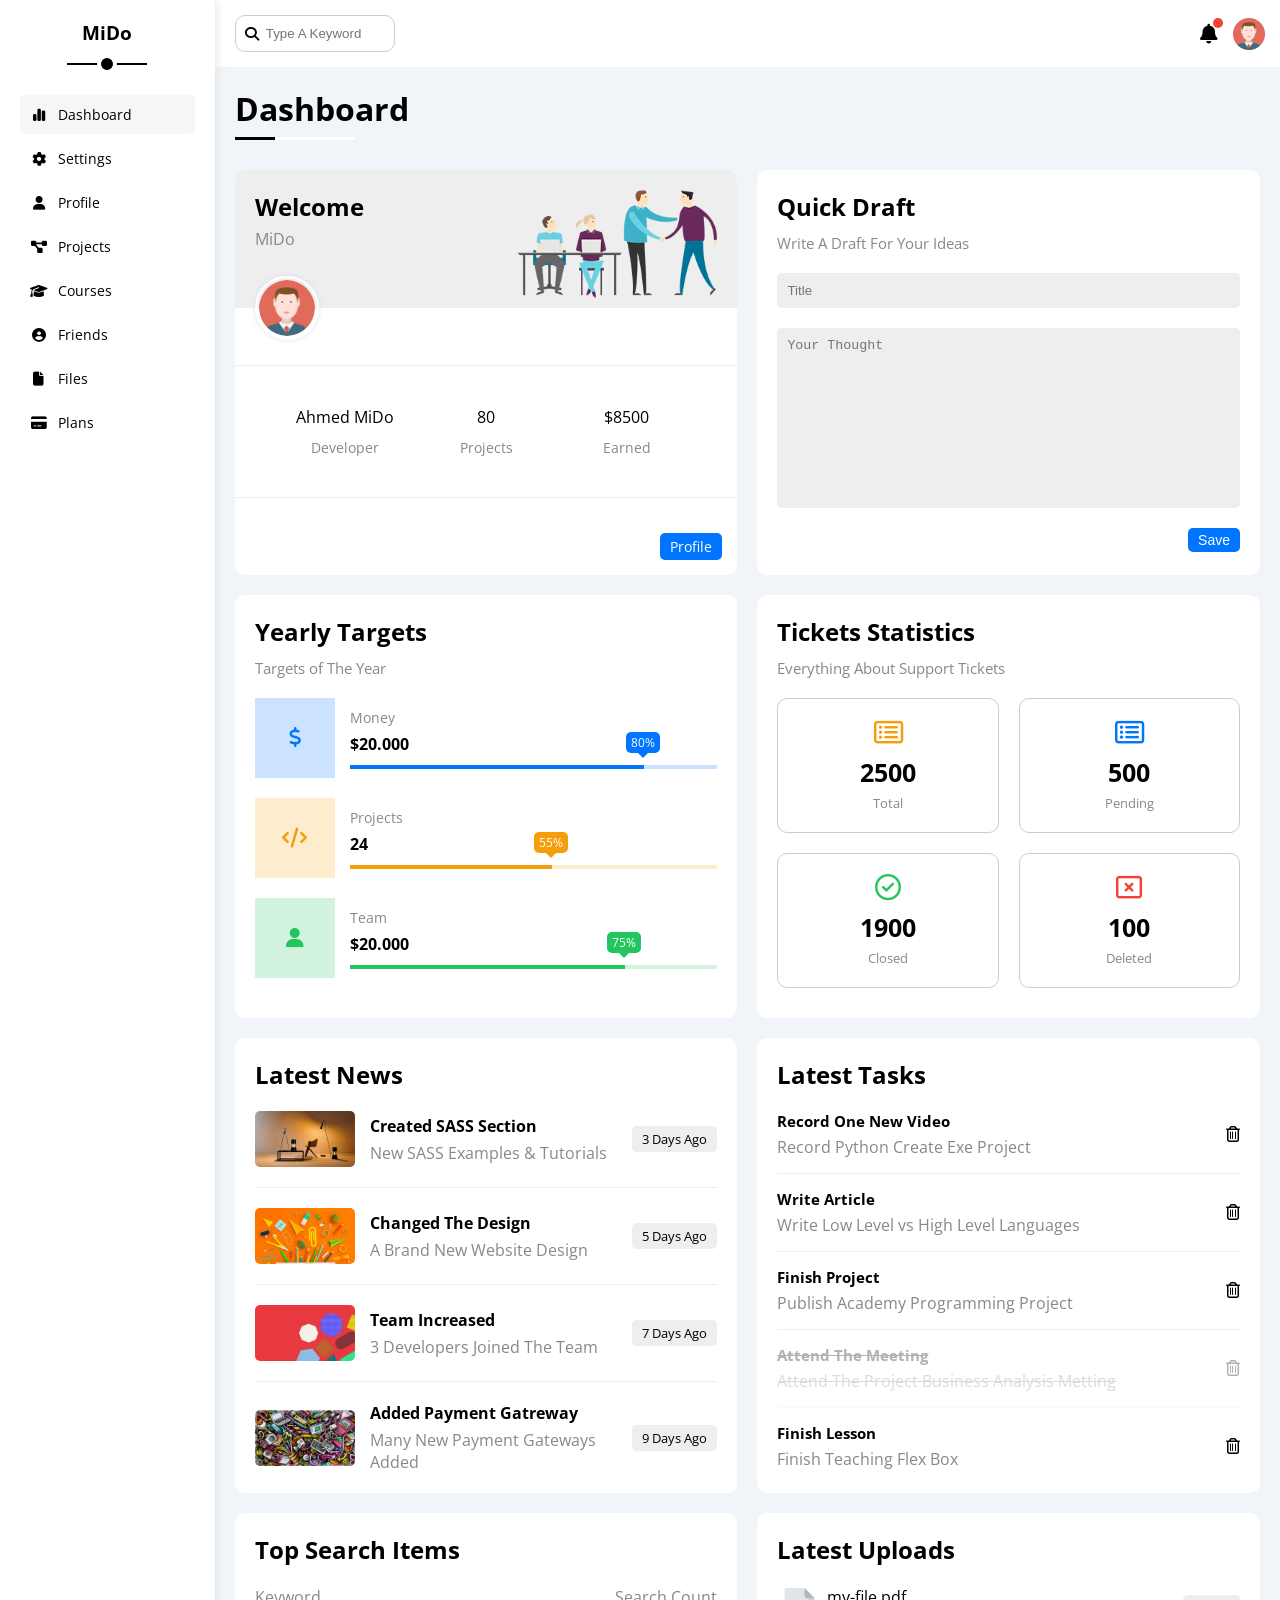
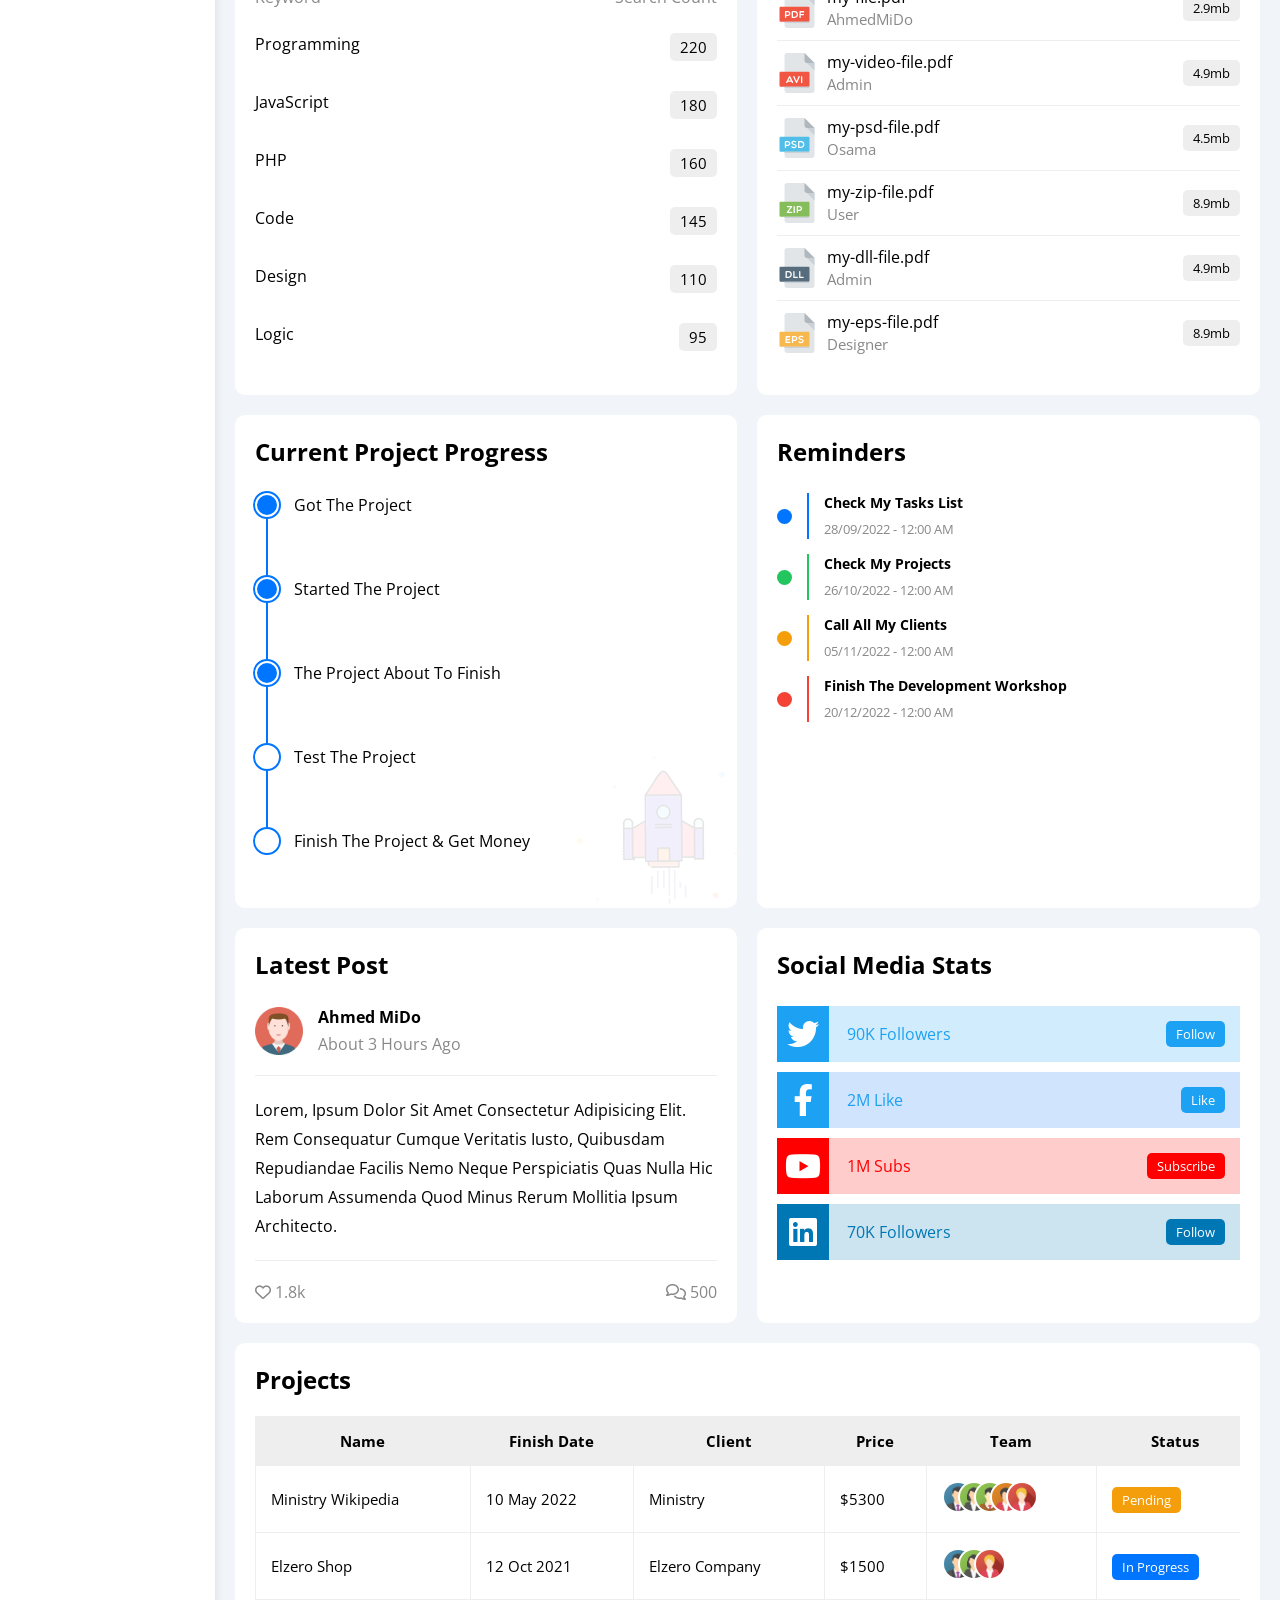
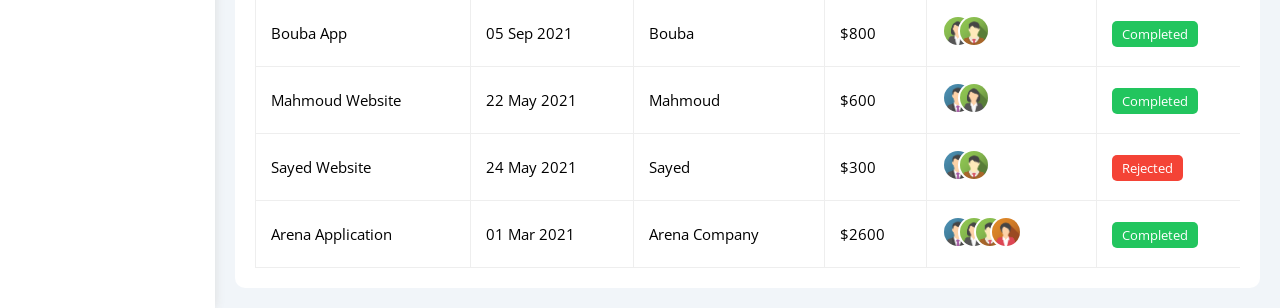
<file: index.html>
<!DOCTYPE html>
<html lang="en">
<head>
  <meta charset="UTF-8">
  <meta http-equiv="X-UA-Compatible" content="IE=edge">
  <meta name="viewport" content="width=device-width, initial-scale=1.0">
  <title>Dashboard</title>
  <!-- Link Google Font -->
  <link href="https://fonts.googleapis.com/css2?family=Open+Sans:wght@300;400;500;600;700;800&display=swap" rel="stylesheet">
  <!-- Link Font Awesome Library -->
  <link rel="stylesheet" href="CSS/all.min.css">
  <!-- Always Put Your Files After the Library and Frameworks To Override it -->
  <!-- Link Framework -->
  <link rel="stylesheet" href="CSS/Framework.css">
  <!-- Link CSS -->
  <link rel="stylesheet" href="CSS/Styles.css">
</head>
<body>
  <!-- Page is the Container -->
  <div class="page d-flex">
    <div class="sidebar bg-white p-20 p-relative">
      <h3 class="p-relative txt-c mt-0">MiDo</h3>
      <ul>
        <!-- Class fa-fw to fix the width to make all icons same width -->
        <li>
          <!-- anchor so it wont be full width so we need to change display to get full width cuz its inline -->
          <a class="active d-flex align-center fs-14 c-black rad-5 p-10" href="index.html"><i class="fa-solid fa-chart-simple fa-fw"></i>
          <span>Dashboard</span>
          </a>
        </li>
        <li>
          <a class="d-flex align-center fs-14 c-black rad-5 p-10" href="settings.html"><i class="fa-solid fa-gear fa-fw"></i>
          <span>Settings</span>
          </a>
        </li>
        <li>
          <a class="d-flex align-center fs-14 c-black rad-5 p-10" href="profile.html"><i class="fa-solid fa-user fa-fw"></i>
          <span>Profile</span>
          </a>
        </li>
        <li>
          <a class="d-flex align-center fs-14 c-black rad-5 p-10" href="projects.html"><i class="fa-solid fa-diagram-project fa-fw"></i>
          <span>Projects</span>
          </a>
        </li>
        <li>
          <a class="d-flex align-center fs-14 c-black rad-5 p-10" href="courses.html"><i class="fa-solid fa-graduation-cap fa-fw"></i>
          <span>Courses</span>
          </a>
        </li>
        <li>
          <a class="d-flex align-center fs-14 c-black rad-5 p-10" href="friends.html"><i class="fa-solid fa-circle-user fa-fw"></i>
          <span>Friends</span>
          </a>
        </li>
        <li>
          <a class="d-flex align-center fs-14 c-black rad-5 p-10" href="files.html"><i class="fa-solid fa-file fa-fw"></i>
          <span>Files</span>
          </a>
        </li>
        <li>
          <a class="d-flex align-center fs-14 c-black rad-5 p-10" href="plans.html"><i class="fa-solid fa-credit-card fa-fw"></i>
          <span>Plans</span>
          </a>
        </li>
      </ul>
    </div>
    <div class="content w-full">
      <!-- Start Head -->
      <div class="head bg-white p-15 between-flex">
        <div class="search p-relative">
          <form action="">
          <input class="p-10" type="search" name="" id="" placeholder="Type A Keyword">
          </form>
        </div>
        <div class="icons d-flex align-center">
          <!-- Used Span Cuz U Can't use Pseudo class On icons or Inputs or images -->
          <span class="notification p-relative">
            <i class="fa-solid fa-bell fa-lg"></i>
          </span>
          <img src="Images/avatar.png" alt="">
        </div>
      </div>
      <!-- End Head -->
      <h1 class="p-relative">Dashboard</h1>
      <!-- The Wrapper for boxes -->
      <div class="wrapper d-grid gap-20">
        <!-- Start Welcome -->
        <div class="welcome bg-white rad-10 txt-c-mobile block-mobile">
          <div class="intro p-20 d-flex space-between bg-eee">
            <div>
              <h2 class="m-0">Welcome</h2>
              <p class="c-grey mt-5">MiDo</p>
            </div>
            <img src="Images/welcome.png" alt="" class="hide-mobile">
          </div>
          <img src="Images/avatar.png" alt="" class="avatar">
          <!-- d-flex will make the div not full width so give it a grow -->
          <div class="body txt-c d-flex p-20 mt-20 mb-20 block-mobile">
            <div>Ahmed MiDo <span class="d-block c-grey fs-14 mt-10">Developer</span></div>
            <div>80 <span class="d-block c-grey fs-14 mt-10">Projects</span></div>
            <div>$8500 <span class="d-block c-grey fs-14 mt-10">Earned</span></div>
          </div>
          <a href="profile.html" class="d-block fs-14 bg-blue c-white w-fit btn-shape visit">Profile</a>
        </div>
        <!-- End Welcome -->
        <!-- Start Quick Draft Widget -->
        <div class="quick-draft p-20 bg-white rad-10">
          <h2 class="mt-0 mb-10">Quick Draft</h2>
          <p class="mt-0 mb-20 c-grey fs-15">Write A Draft For Your Ideas</p>
          <form action="">
            <input type="text" class="d-block mb-20 w-full p-10 b-none bg-eee rad-5" placeholder="Title">
            <textarea name="" id="" cols="30" rows="10" placeholder="Your Thought" class="d-block mb-20 w-full p-10 b-none bg-eee rad-5"></textarea>
            <input type="submit" value="Save" class="d-block fs-14 bg-blue c-white b-none w-fit btn-shape save">
          </form>
        </div>
        <!-- End Quick Draft Widget --> 
        <!-- Start Yearly Targets Widget -->
        <div class="targets p-20 bg-white rad-10">
          <h2 class="mt-0 mb-10">Yearly Targets</h2>
          <p class="mt-0 mb-20 c-grey fs-15">Targets of The Year</p>
          <!-- blue class is not for Framework make it at the end -->
          <div class="target-row mb-20 d-flex align-center blue">
            <div class="icon center-flex"><i class="fa-solid fa-dollar-sign fa-lg c-blue"></i></div>
            <div class="details">
              <span class="fs-14 c-grey">Money</span>
              <span class="d-block mt-5 mb-10 fw-bold">$20.000</span>
              <div class="progress p-relative">
                <span class="bg-blue blue" style="width:80%">
                <span class="bg-blue">80%</span>
                </span>
              </div>
            </div>
          </div>
          <div class="target-row mb-20 d-flex align-center orange">
            <div class="icon center-flex"><i class="fa-solid fa-code fa-lg c-orange"></i></div>
            <div class="details">
              <span class="fs-14 c-grey">Projects</span>
              <span class="d-block mt-5 mb-10 fw-bold">24</span>
              <div class="progress p-relative">
                <span class="bg-orange orange" style="width:55%">
                <span class="bg-orange">55%</span>
                </span>
              </div>
            </div>
          </div>
          <div class="target-row mb-20 d-flex align-center green">
            <div class="icon center-flex"><i class="fa-solid fa-user fa-lg c-green"></i></div>
            <div class="details">
              <span class="fs-14 c-grey">Team</span>
              <span class="d-block mt-5 mb-10 fw-bold">$20.000</span>
              <div class="progress p-relative">
                <span class="bg-green green" style="width:75%">
                <span class="bg-green">75%</span>
                </span>
              </div>
            </div>
          </div>
        </div>
        <!-- End Yearly Targets Widget -->
        <!-- Start Tickets Widget -->
        <div class="tickets p-20 bg-white rad-10">
          <h2 class="mt-0 mb-10">Tickets Statistics</h2>
          <p class="mt-0 mb-20 c-grey fs-15">Everything About Support Tickets</p>
          <div class="d-flex txt-c gap-20 f-wrap">
            <div class="box p-20 rad-10 fs-13 c-grey">
              <i class="fa-regular fa-rectangle-list fa-2x mb-10 c-orange"></i>
              <span class="d-block c-black fw-bold fs-25 mb-5">2500</span>
              Total
            </div>
            <div class="box p-20 rad-10 fs-13 c-grey">
              <i class="fa-regular fa-rectangle-list fa-2x mb-10 c-blue"></i>
              <span class="d-block c-black fw-bold fs-25 mb-5">500</span>
              Pending
            </div>
            <div class="box p-20 rad-10 fs-13 c-grey">
              <i class="fa-regular fa-circle-check fa-2x mb-10 c-green"></i>
              <span class="d-block c-black fw-bold fs-25 mb-5">1900</span>
              Closed
            </div>
            <div class="box p-20 rad-10 fs-13 c-grey">
              <i class="fa-regular fa-rectangle-xmark fa-2x mb-10 c-red"></i>
              <span class="d-block c-black fw-bold fs-25 mb-5">100</span>
              Deleted
            </div>
          </div>
        </div>
        <!-- End Tickets Widget -->
        <!-- Start Latest News Widget -->
        <div class="latest-news p-20 bg-white rad-10 txt-c-mobile">
          <h2 class="mt-0 mb-20">Latest News</h2>
          <div class="news-row d-flex align-center">
            <img src="Images/news-01.png" alt="">
            <div class="info">
              <h3>Created SASS Section</h3>
              <p class="m-0 f-15 c-grey">New SASS Examples & Tutorials</p>
            </div>
            <div class="btn-shape bg-eee fs-13 label">3 Days Ago</div>
          </div>
          <div class="news-row d-flex align-center">
            <img src="Images/news-02.png" alt="">
            <div class="info">
              <h3>Changed The Design</h3>
              <p class="m-0 f-15 c-grey">A Brand New Website Design</p>
            </div>
            <div class="btn-shape bg-eee fs-13 label">5 Days Ago</div>
          </div>
          <div class="news-row d-flex align-center">
            <img src="Images/news-03.png" alt="">
            <div class="info">
              <h3>Team Increased</h3>
              <p class="m-0 f-15 c-grey">3 Developers Joined The Team</p>
            </div>
            <div class="btn-shape bg-eee fs-13 label">7 Days Ago</div>
          </div>
          <div class="news-row d-flex align-center">
            <img src="Images/news-04.png" alt="">
            <div class="info">
              <h3>Added Payment Gatreway</h3>
              <p class="m-0 f-15 c-grey">Many New Payment Gateways Added</p>
            </div>
            <div class="btn-shape bg-eee fs-13 label">9 Days Ago</div>
          </div>
        </div>
        <!-- End Latest News Widget -->
        <!-- Start Tasks Widget -->
        <div class="tasks p-20 bg-white rad-10">
          <h2 class="mt-0 mb-20">Latest Tasks</h2>
          <div class="task-row between-flex">
            <div class="info">
              <h3 class="mt-0 mb-5 fs-15">Record One New Video</h3>
              <p class="m-0 c-grey">Record Python Create Exe Project</p>
            </div>
            <!-- Best Way Is To Use Your Class on Icons So if You Change The Library You Will Use SAME Class -->
            <i class="fa-regular fa-trash-can delete"></i>
          </div>
          <div class="task-row between-flex">
            <div class="info">
              <h3 class="mt-0 mb-5 fs-15">Write Article</h3>
              <p class="m-0 c-grey">Write Low Level vs High Level Languages</p>
            </div>
            <!-- Best Way Is To Use Your Class on Icons So if You Change The Library You Will Use SAME Class -->
            <i class="fa-regular fa-trash-can delete"></i>
          </div>
          <div class="task-row between-flex">
            <div class="info">
              <h3 class="mt-0 mb-5 fs-15">Finish Project</h3>
              <p class="m-0 c-grey">Publish Academy Programming Project</p>
            </div>
            <!-- Best Way Is To Use Your Class on Icons So if You Change The Library You Will Use SAME Class -->
            <i class="fa-regular fa-trash-can delete"></i>
          </div>
          <div class="task-row between-flex done">
            <div class="info">
              <h3 class="mt-0 mb-5 fs-15">Attend The Meeting</h3>
              <p class="m-0 c-grey">Attend The Project Business Analysis Metting</p>
            </div>
            <!-- Best Way Is To Use Your Class on Icons So if You Change The Library You Will Use SAME Class -->
            <i class="fa-regular fa-trash-can delete"></i>
          </div>
          <div class="task-row between-flex">
            <div class="info">
              <h3 class="mt-0 mb-5 fs-15">Finish Lesson</h3>
              <p class="m-0 c-grey">Finish Teaching Flex Box</p>
            </div>
            <!-- Best Way Is To Use Your Class on Icons So if You Change The Library You Will Use SAME Class -->
            <i class="fa-regular fa-trash-can delete"></i>
          </div>
        </div>
        <!-- End Tasks Widget -->
        <!-- Start Top Search Widget -->
        <div class="search-items p-20 bg-white rad-10">
          <h2 class="mt-0 mb-20">Top Search Items</h2>
          <div class="items-head d-flex space-between c-grey mb-10">
            <div>Keyword</div>
            <div>Search Count</div>
          </div>
          <div class="items d-flex space-between pt-15 pb-15">
            <span>Programming</span>
            <span class="bg-eee fs-15 btn-shape">220</span>
          </div>
          <div class="items d-flex space-between pt-15 pb-15">
            <span>JavaScript</span>
            <span class="bg-eee fs-15 btn-shape">180</span>
          </div>
          <div class="items d-flex space-between pt-15 pb-15">
            <span>PHP</span>
            <span class="bg-eee fs-15 btn-shape">160</span>
          </div>
          <div class="items d-flex space-between pt-15 pb-15">
            <span>Code</span>
            <span class="bg-eee fs-15 btn-shape">145</span>
          </div>
          <div class="items d-flex space-between pt-15 pb-15">
            <span>Design</span>
            <span class="bg-eee fs-15 btn-shape">110</span>
          </div>
          <div class="items d-flex space-between pt-15 pb-15">
            <span>Logic</span>
            <span class="bg-eee fs-15 btn-shape">95</span>
          </div>
        </div>
        <!-- End Top Search Widget -->
        <!-- Start Latest Uploads Widget -->
        <div class="latest-uploads p-20 bg-white rad-10">
          <h2 class="mt-0 mb-20">Latest Uploads</h2>
          <ul class="m-0">
            <li class="between-flex pb-10 mb-10">
              <div class="d-flex align-center">
                <img class="mr-10" src="Images/pdf.svg" alt="">
                <div>
                  <span class="d-block">my-file.pdf</span>
                  <span class="fs-15 c-grey">AhmedMiDo</span>
                </div>
              </div>
              <div class="bg-eee btn-shape fs-13">2.9mb</div>
            </li>
            <li class="between-flex pb-10 mb-10">
              <div class="d-flex align-center">
                <img class="mr-10" src="Images/avi.svg" alt="">
                <div>
                  <span class="d-block">my-video-file.pdf</span>
                  <span class="fs-15 c-grey">Admin</span>
                </div>
              </div>
              <div class="bg-eee btn-shape fs-13">4.9mb</div>
            </li>
            <li class="between-flex pb-10 mb-10">
              <div class="d-flex align-center">
                <img class="mr-10" src="Images/psd.svg" alt="">
                <div>
                  <span class="d-block">my-psd-file.pdf</span>
                  <span class="fs-15 c-grey">Osama</span>
                </div>
              </div>
              <div class="bg-eee btn-shape fs-13">4.5mb</div>
            </li>
            <li class="between-flex pb-10 mb-10">
              <div class="d-flex align-center">
                <img class="mr-10" src="Images/zip.svg" alt="">
                <div>
                  <span class="d-block">my-zip-file.pdf</span>
                  <span class="fs-15 c-grey">User</span>
                </div>
              </div>
              <div class="bg-eee btn-shape fs-13">8.9mb</div>
            </li>
            <li class="between-flex pb-10 mb-10">
              <div class="d-flex align-center">
                <img class="mr-10" src="Images/dll.svg" alt="">
                <div>
                  <span class="d-block">my-dll-file.pdf</span>
                  <span class="fs-15 c-grey">Admin</span>
                </div>
              </div>
              <div class="bg-eee btn-shape fs-13">4.9mb</div>
            </li>
            <li class="between-flex pb-10 mb-10">
              <div class="d-flex align-center">
                <img class="mr-10" src="Images/eps.svg" alt="">
                <div>
                  <span class="d-block">my-eps-file.pdf</span>
                  <span class="fs-15 c-grey">Designer</span>
                </div>
              </div>
              <div class="bg-eee btn-shape fs-13">8.9mb</div>
            </li>
          </ul>
        </div>
        <!-- End Latest Uploads Widget -->
        <!-- Start Current Project Widget -->
        <div class="last-project p-20 bg-white rad-10 p-relative">
          <h2 class="mt-0 mb-20">Current Project Progress</h2>
          <!-- You Can Make all Content of Widget Same Height or add More items or Remove Cuz This Content Wont Increase its not an Article -->
          <!-- None Will Add AnyThing To It -->
          <!-- You Can Fix it With Height - Padding - Margins - Flex Column - Flex Grow -->
          <!-- Its Happen From grid & flex Stretch You Can Disable it -->
          <ul class="m-0 p-relative">
            <li class="mt-25 d-flex align-center done">Got The Project</li>
            <li class="mt-25 d-flex align-center done">Started The Project</li>
            <li class="mt-25 d-flex align-center done">The Project About To Finish</li>
            <li class="mt-25 d-flex align-center current">Test The Project</li>
            <li class="mt-25 d-flex align-center">Finish The Project & Get Money</li>
          </ul>
          <img class="launch-icon hide-mobile" src="Images/project.png" alt="">
        </div>
        <!-- End Current Project Widget -->
        <!-- Start Reminders Widget -->
        <div class="reminders p-20 bg-white rad-10 p-relative">
          <h2 class="mt-0 mb-25">Reminders</h2>
          <ul class="m-0">
            <li class="d-flex align-center mt-15">
              <!-- You Can Do it With Before & After or With Element -->
              <span class="bg-blue mr-15 d-block rad-half key"></span>
              <div class="pl-15 blue">
                <p class="fs-14 fw-bold mt-0 mb-5">Check My Tasks List</p>
                <span class="fs-13 c-grey">28/09/2022 - 12:00 AM</span>
              </div>
            </li>
            <li class="d-flex align-center mt-15">
              <!-- You Can Do it With Before & After or With Element -->
              <span class="bg-green mr-15 d-block rad-half key"></span>
              <div class="pl-15 green">
                <p class="fs-14 fw-bold mt-0 mb-5">Check My Projects</p>
                <span class="fs-13 c-grey">26/10/2022 - 12:00 AM</span>
              </div>
            </li>
            <li class="d-flex align-center mt-15">
              <!-- You Can Do it With Before & After or With Element -->
              <span class="bg-orange mr-15 d-block rad-half key"></span>
              <div class="pl-15 orange">
                <p class="fs-14 fw-bold mt-0 mb-5">Call All My Clients</p>
                <span class="fs-13 c-grey">05/11/2022 - 12:00 AM</span>
              </div>
            </li>
            <li class="d-flex align-center mt-15">
              <!-- You Can Do it With Before & After or With Element -->
              <span class="bg-red mr-15 d-block rad-half key"></span>
              <div class="pl-15 red">
                <p class="fs-14 fw-bold mt-0 mb-5">Finish The Development Workshop</p>
                <span class="fs-13 c-grey">20/12/2022 - 12:00 AM</span>
              </div>
            </li>
          </ul>
        </div>
        <!-- End Reminders Widget -->
        <!-- Start Latest-Post Widget -->
        <div class="latest-post p-20 bg-white rad-10 p-relative">
          <h2 class="mt-0 mb-25">Latest Post</h2>
          <div class="top d-flex align-center">
            <img class="avatar mr-15" src="Images/avatar.png" alt="">
            <div class="info">
              <span class="d-block mb-5 fw-bold">Ahmed MiDo</span>
              <span class="c-grey">About 3 Hours Ago</span>
            </div>
          </div>
          <div class="post-content txt-c-mobile pt-20 pb-20 mt-20 mb-20">
            Lorem, ipsum dolor sit amet consectetur adipisicing elit. Rem consequatur cumque veritatis iusto, quibusdam repudiandae facilis nemo neque perspiciatis quas nulla hic laborum assumenda quod minus rerum mollitia ipsum architecto.
          </div>
          <div class="post-stats between-flex c-grey">
            <div>
              <i class="fa-regular fa-heart"></i>
              <span>1.8k</span>
            </div>
            <div>
              <i class="fa-regular fa-comments"></i>
              <span>500</span>
            </div>
          </div>
        </div>
        <!-- End Latest-Post Widget -->
        <!-- Start Social Media Widget -->
          <div class="social-media p-20 bg-white rad-10 p-relative">
            <h2 class="mt-0 mb-25">Social Media Stats</h2>
            <div class="box twitter p-15 p-relative mb-10 between-flex">
              <i class="fa-brands fa-twitter fa-2x c-white h-full center-flex"></i>
              <span>90K Followers</span>
              <a class="fs-13 c-white btn-shape" href="#">Follow</a>
            </div>
            <div class="box facebook p-15 p-relative mb-10 between-flex">
              <i class="fa-brands fa-facebook-f fa-2x c-white h-full center-flex"></i>
              <span>2M Like</span>
              <a class="fs-13 c-white btn-shape" href="#">Like</a>
            </div>
            <div class="box youtube p-15 p-relative mb-10 between-flex">
              <i class="fa-brands fa-youtube fa-2x c-white h-full center-flex"></i>
              <span>1M Subs</span>
              <a class="fs-13 c-white btn-shape" href="#">Subscribe</a>
            </div>
            <div class="box linkedin p-15 p-relative mb-10 between-flex">
              <i class="fa-brands fa-linkedin fa-2x c-white h-full center-flex"></i>
              <span>70K Followers</span>
              <a class="fs-13 c-white btn-shape" href="#">Follow</a>
            </div>
          </div>
        <!-- End Social Media Widget -->
      </div>
      <!-- Start Projects Table -->
        <div class="projects p-20 bg-white rad-10 m-20">
          <h2 class="mt-0 mb-20">Projects</h2>
          <div class="responsive-table">
          <table class="fs-15 w-full">
            <thead>
              <tr>
                <th>Name</th>
                <th>Finish Date</th>
                <th>Client</th>
                <th>Price</th>
                <th>Team</th>
                <th>Status</th>
              </tr>
            </thead>
            <tbody>
              <tr>
                <td>Ministry Wikipedia</td>
                <td>10 May 2022</td>
                <td>Ministry</td>
                <td>$5300</td>
                <td>
                  <img decoding="async" src="Images/team-01.png" alt="" />
                  <img decoding="async" src="Images/team-02.png" alt="" />
                  <img decoding="async" src="Images/team-03.png" alt="" />
                  <img decoding="async" src="Images/team-04.png" alt="" />
                  <img decoding="async" src="Images/team-05.png" alt="" />
                </td>
                <td>
                  <span class="label btn-shape bg-orange c-white">Pending</span>
                </td>
              </tr>
              <tr>
                <td>Elzero Shop</td>
                <td>12 Oct 2021</td>
                <td>Elzero Company</td>
                <td>$1500</td>
                <td>
                  <img decoding="async" src="Images/team-01.png" alt="" />
                  <img decoding="async" src="Images/team-02.png" alt="" />
                  <img decoding="async" src="Images/team-05.png" alt="" />
                </td>
                <td><span class="label btn-shape bg-blue c-white">In Progress</span></td>
              </tr>
              <tr>
                <td>Bouba App</td>
                <td>05 Sep 2021</td>
                <td>Bouba</td>
                <td>$800</td>
                <td>
                  <img decoding="async" src="Images/team-02.png" alt="" />
                  <img decoding="async" src="Images/team-03.png" alt="" />
                </td>
                <td><span class="label btn-shape bg-green c-white">Completed</span></td>
              </tr>
              <tr>
                <td>Mahmoud Website</td>
                <td>22 May 2021</td>
                <td>Mahmoud</td>
                <td>$600</td>
                <td>
                  <img decoding="async" src="Images/team-01.png" alt="" />
                  <img decoding="async" src="Images/team-02.png" alt="" />
                </td>
                <td><span class="label btn-shape bg-green c-white">Completed</span></td>
              </tr>
              <tr>
                <td>Sayed Website</td>
                <td>24 May 2021</td>
                <td>Sayed</td>
                <td>$300</td>
                <td>
                  <img decoding="async" src="Images/team-01.png" alt="" />
                  <img decoding="async" src="Images/team-03.png" alt="" />
                </td>
                <td><span class="label btn-shape bg-red c-white">Rejected</span></td>
              </tr>
              <tr>
                <td>Arena Application</td>
                <td>01 Mar 2021</td>
                <td>Arena Company</td>
                <td>$2600</td>
                <td>
                  <img decoding="async" src="Images/team-01.png" alt="" />
                  <img decoding="async" src="Images/team-02.png" alt="" />
                  <img decoding="async" src="Images/team-03.png" alt="" />
                  <img decoding="async" src="Images/team-04.png" alt="" />
                </td>
                <td><span class="label btn-shape bg-green c-white">Completed</span></td>
              </tr>
            </tbody>
          </table>
        </div>
      </div>
      <!-- End Projects Table -->
    </div>
  </div>
</body>
</html>
</file>
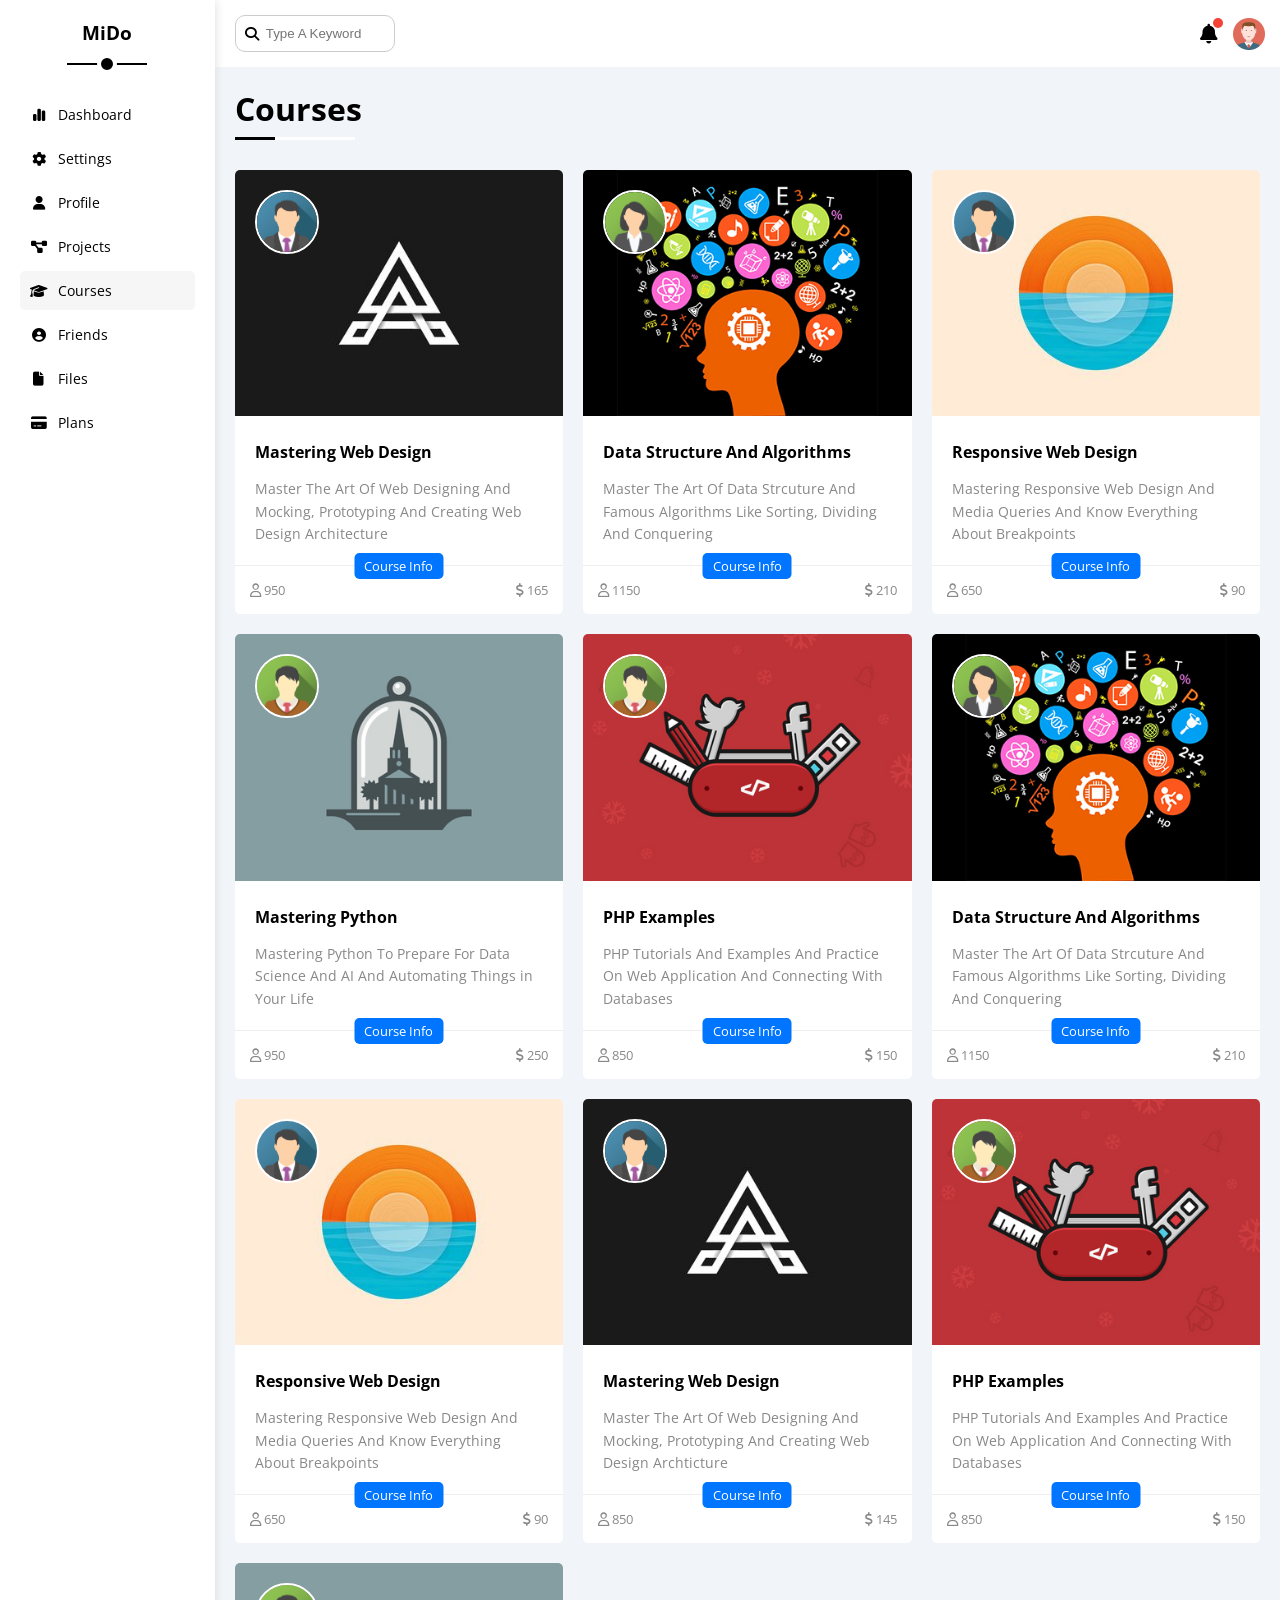
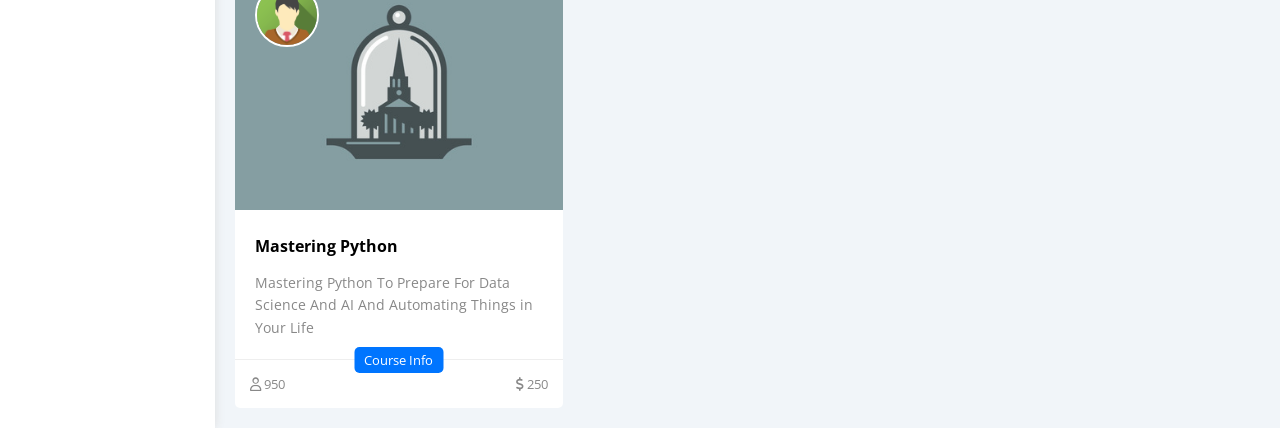
<file: courses.html>
<!-- All We Will Do Change Title & Close The Main Container after header and delete it -->
<!-- Change Active class to the Page -->
<!DOCTYPE html>
<html lang="en">
<head>
  <meta charset="UTF-8">
  <meta http-equiv="X-UA-Compatible" content="IE=edge">
  <meta name="viewport" content="width=device-width, initial-scale=1.0">
  <title>Courses</title>
  <!-- Link Google Font -->
  <link href="https://fonts.googleapis.com/css2?family=Open+Sans:wght@300;400;500;600;700;800&display=swap" rel="stylesheet">
  <!-- Link Font Awesome Library -->
  <link rel="stylesheet" href="CSS/all.min.css">
  <!-- Always Put Your Files After the Library and Frameworks To Override it -->
  <!-- Link Framework -->
  <link rel="stylesheet" href="CSS/Framework.css">
  <!-- Link CSS -->
  <link rel="stylesheet" href="CSS/Styles.css">
</head>
<body>
  <!-- Page is the Container -->
  <div class="page d-flex">
    <div class="sidebar bg-white p-20 p-relative">
      <h3 class="p-relative txt-c mt-0">MiDo</h3>
      <ul>
        <!-- Class fa-fw to fix the width to make all icons same width -->
        <li>
          <a class="d-flex align-center fs-14 c-black rad-5 p-10" href="index.html"><i class="fa-solid fa-chart-simple fa-fw"></i>
          <span>Dashboard</span>
          </a>
        </li>
        <li>
          <a class="d-flex align-center fs-14 c-black rad-5 p-10" href="settings.html"><i class="fa-solid fa-gear fa-fw"></i>
          <span>Settings</span>
          </a>
        </li>
        <li>
          <a class="d-flex align-center fs-14 c-black rad-5 p-10" href="profile.html"><i class="fa-solid fa-user fa-fw"></i>
          <span>Profile</span>
          </a>
        </li>
        <li>
          <a class="d-flex align-center fs-14 c-black rad-5 p-10" href="projects.html"><i class="fa-solid fa-diagram-project fa-fw"></i>
          <span>Projects</span>
          </a>
        </li>
        <li>
          <a class="active d-flex align-center fs-14 c-black rad-5 p-10" href="courses.html"><i class="fa-solid fa-graduation-cap fa-fw"></i>
          <span>Courses</span>
          </a>
        </li>
        <li>
          <a class="d-flex align-center fs-14 c-black rad-5 p-10" href="friends.html"><i class="fa-solid fa-circle-user fa-fw"></i>
          <span>Friends</span>
          </a>
        </li>
        <li>
          <a class="d-flex align-center fs-14 c-black rad-5 p-10" href="files.html"><i class="fa-solid fa-file fa-fw"></i>
          <span>Files</span>
          </a>
        </li>
        <li>
          <a class="d-flex align-center fs-14 c-black rad-5 p-10" href="plans.html"><i class="fa-solid fa-credit-card fa-fw"></i>
          <span>Plans</span>
          </a>
        </li>
      </ul>
    </div>
    <div class="content w-full">
      <!-- Start Head -->
      <div class="head bg-white p-15 between-flex">
        <div class="search p-relative">
          <form action="">
          <input class="p-10" type="search" name="" id="" placeholder="Type A Keyword">
          </form>
        </div>
        <div class="icons d-flex align-center">
          <span class="notification p-relative">
            <i class="fa-solid fa-bell fa-lg"></i>
          </span>
          <img src="Images/avatar.png" alt="">
        </div>
      </div>
      <!-- End Head -->
      <h1 class="p-relative">Courses</h1>
      <div class="courses-page d-grid m-20 gap-20">
        <div class="course bg-white rad-5 p-relative">
          <img class="cover" src="Images/course-01.jpg" alt="">
          <img class="instructor" src="Images/team-01.png" alt="">
          <div class="p-20">
            <h4 class="m-0">Mastering Web Design</h4>
            <p class="description c-grey mt-15 fs-14">Master The Art Of Web Designing And Mocking, Prototyping And Creating Web Design Architecture</p>
          </div>
          <div class="info p-15 p-relative between-flex">
            <span class="title bg-blue c-white btn-shape">Course Info</span>
            <span class="c-grey">
              <i class="fa-regular fa-user"></i>
              950
            </span>
            <span class="c-grey">
              <i class="fa-solid fa-dollar-sign"></i>
              165
            </span>
          </div>
        </div>
        <div class="course bg-white rad-5 p-relative">
          <img decoding="async" class="cover" src="Images/course-02.jpg" alt="" />
          <img decoding="async" class="instructor" src="Images/team-02.png" alt="" />
          <div class="p-20">
            <h4 class="m-0">Data Structure And Algorithms</h4>
            <p class="description c-grey mt-15 fs-14">
              Master The Art Of Data Strcuture And Famous Algorithms Like Sorting, Dividing And Conquering
            </p>
          </div>
          <div class="info p-15 p-relative between-flex">
            <span class="title bg-blue c-white btn-shape">Course Info</span>
            <span class="c-grey"> <i class="fa-regular fa-user"></i> 1150</span>
            <span class="c-grey"><i class="fa-solid fa-dollar-sign"></i> 210</span>
          </div>
        </div>
        <div class="course bg-white rad-5 p-relative">
          <img decoding="async" class="cover" src="Images/course-03.jpg" alt="" />
          <img decoding="async" class="instructor" src="Images/team-01.png" alt="" />
          <div class="p-20">
            <h4 class="m-0">Responsive Web Design</h4>
            <p class="description c-grey mt-15 fs-14">
              Mastering Responsive Web Design And Media Queries And Know Everything About Breakpoints
            </p>
          </div>
          <div class="info p-15 p-relative between-flex">
            <span class="title bg-blue c-white btn-shape">Course Info</span>
            <span class="c-grey"><i class="fa-regular fa-user"></i> 650</span>
            <span class="c-grey"><i class="fa-solid fa-dollar-sign"></i> 90</span>
          </div>
        </div>
        <div class="course bg-white rad-5 p-relative">
          <img decoding="async" class="cover" src="Images/course-04.jpg" alt="" />
          <img decoding="async" class="instructor" src="Images/team-03.png" alt="" />
          <div class="p-20">
            <h4 class="m-0">Mastering Python</h4>
            <p class="description c-grey mt-15 fs-14">
              Mastering Python To Prepare For Data Science And AI And Automating Things in Your Life
            </p>
          </div>
          <div class="info p-15 p-relative between-flex">
            <span class="title bg-blue c-white btn-shape">Course Info</span>
            <span class="c-grey"> <i class="fa-regular fa-user"></i> 950</span>
            <span class="c-grey"><i class="fa-solid fa-dollar-sign"></i> 250</span>
          </div>
        </div>
        <div class="course bg-white rad-5 p-relative">
          <img decoding="async" class="cover" src="Images/course-05.jpg" alt="" />
          <img decoding="async" class="instructor" src="Images/team-03.png" alt="" />
          <div class="p-20">
            <h4 class="m-0">PHP Examples</h4>
            <p class="description c-grey mt-15 fs-14">
              PHP Tutorials And Examples And Practice On Web Application And Connecting With Databases
            </p>
          </div>
          <div class="info p-15 p-relative between-flex">
            <span class="title bg-blue c-white btn-shape">Course Info</span>
            <span class="c-grey"> <i class="fa-regular fa-user"></i> 850</span>
            <span class="c-grey"><i class="fa-solid fa-dollar-sign"></i> 150</span>
          </div>
        </div>
        <div class="course bg-white rad-5 p-relative">
          <img decoding="async" class="cover" src="Images/course-02.jpg" alt="" />
          <img decoding="async" class="instructor" src="Images/team-02.png" alt="" />
          <div class="p-20">
            <h4 class="m-0">Data Structure And Algorithms</h4>
            <p class="description c-grey mt-15 fs-14">
              Master The Art Of Data Strcuture And Famous Algorithms Like Sorting, Dividing And Conquering
            </p>
          </div>
          <div class="info p-15 p-relative between-flex">
            <span class="title bg-blue c-white btn-shape">Course Info</span>
            <span class="c-grey"> <i class="fa-regular fa-user"></i> 1150</span>
            <span class="c-grey"><i class="fa-solid fa-dollar-sign"></i> 210</span>
          </div>
        </div>
        <div class="course bg-white rad-5 p-relative">
          <img decoding="async" class="cover" src="Images/course-03.jpg" alt="" />
          <img decoding="async" class="instructor" src="Images/team-01.png" alt="" />
          <div class="p-20">
            <h4 class="m-0">Responsive Web Design</h4>
            <p class="description c-grey mt-15 fs-14">
              Mastering Responsive Web Design And Media Queries And Know Everything About Breakpoints
            </p>
          </div>
          <div class="info p-15 p-relative between-flex">
            <span class="title bg-blue c-white btn-shape">Course Info</span>
            <span class="c-grey"> <i class="fa-regular fa-user"></i> 650</span>
            <span class="c-grey"><i class="fa-solid fa-dollar-sign"></i> 90</span>
          </div>
        </div>
        <div class="course bg-white rad-5 p-relative">
          <img decoding="async" class="cover" src="Images/course-01.jpg" alt="" />
          <img decoding="async" class="instructor" src="Images/team-01.png" alt="" />
          <div class="p-20">
            <h4 class="m-0">Mastering Web Design</h4>
            <p class="description c-grey mt-15 fs-14">
              Master The Art Of Web Designing And Mocking, Prototyping And Creating Web Design Archticture
            </p>
          </div>
          <div class="info p-15 p-relative between-flex">
            <span class="title bg-blue c-white btn-shape">Course Info</span>
            <span class="c-grey"> <i class="fa-regular fa-user"></i> 850</span>
            <span class="c-grey"><i class="fa-solid fa-dollar-sign"></i> 145</span>
          </div>
        </div>
        <div class="course bg-white rad-5 p-relative">
          <img decoding="async" class="cover" src="Images/course-05.jpg" alt="" />
          <img decoding="async" class="instructor" src="Images/team-03.png" alt="" />
          <div class="p-20">
            <h4 class="m-0">PHP Examples</h4>
            <p class="description c-grey mt-15 fs-14">
              PHP Tutorials And Examples And Practice On Web Application And Connecting With Databases
            </p>
          </div>
          <div class="info p-15 p-relative between-flex">
            <span class="title bg-blue c-white btn-shape">Course Info</span>
            <span class="c-grey"> <i class="fa-regular fa-user"></i> 850</span>
            <span class="c-grey"><i class="fa-solid fa-dollar-sign"></i> 150</span>
          </div>
        </div>
        <div class="course bg-white rad-5 p-relative">
          <img decoding="async" class="cover" src="Images/course-04.jpg" alt="" />
          <img decoding="async" class="instructor" src="Images/team-03.png" alt="" />
          <div class="p-20">
            <h4 class="m-0">Mastering Python</h4>
            <p class="description c-grey mt-15 fs-14">
              Mastering Python To Prepare For Data Science And AI And Automating Things in Your Life
            </p>
          </div>
          <div class="info p-15 p-relative between-flex">
            <span class="title bg-blue c-white btn-shape">Course Info</span>
            <span class="c-grey"> <i class="fa-regular fa-user"></i> 950</span>
            <span class="c-grey"><i class="fa-solid fa-dollar-sign"></i> 250</span>
          </div>
        </div>
      </div>
    </div>
  </div>
</body>
</html>
</file>
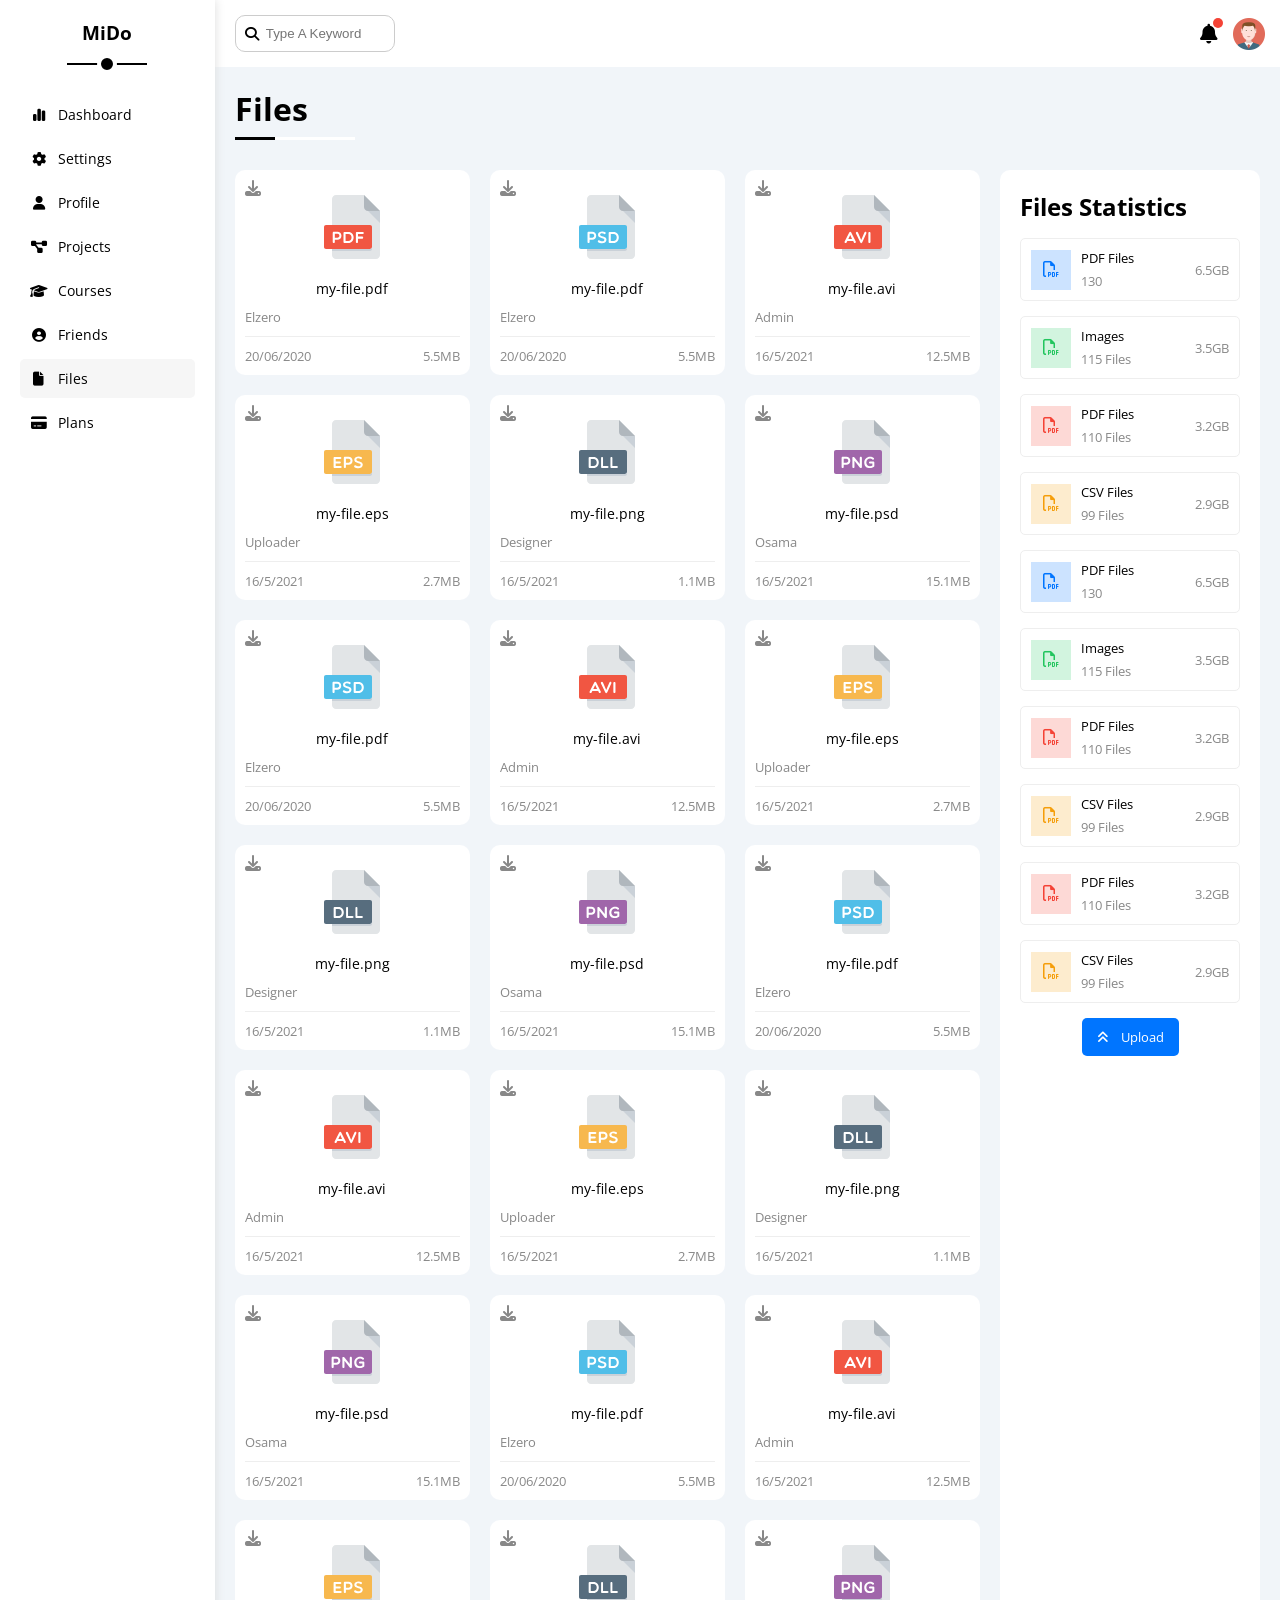
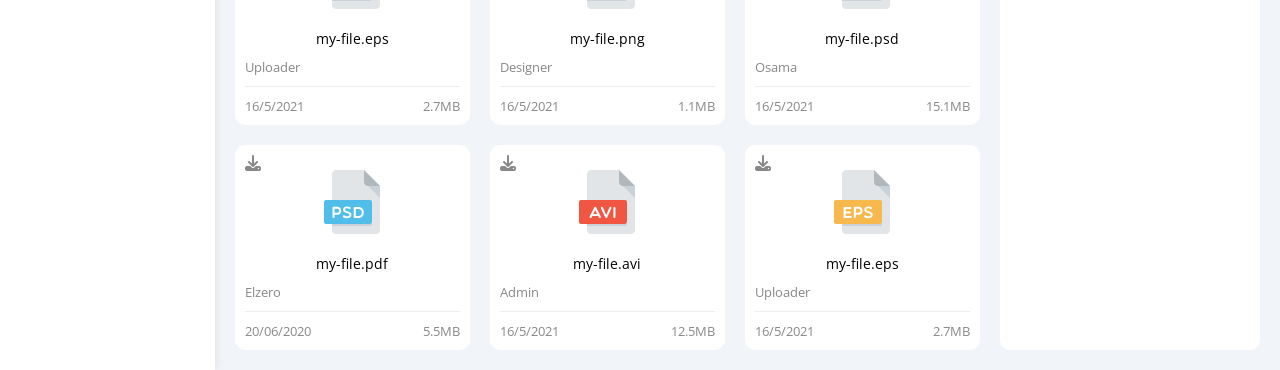
<file: files.html>
<!-- All We Will Do Change Title & Close The Main Container after header and delete it -->
<!-- Change Active class to the Page -->
<!DOCTYPE html>
<html lang="en">
<head>
  <meta charset="UTF-8">
  <meta http-equiv="X-UA-Compatible" content="IE=edge">
  <meta name="viewport" content="width=device-width, initial-scale=1.0">
  <title>Files</title>
  <!-- Link Google Font -->
  <link href="https://fonts.googleapis.com/css2?family=Open+Sans:wght@300;400;500;600;700;800&display=swap" rel="stylesheet">
  <!-- Link Font Awesome Library -->
  <link rel="stylesheet" href="CSS/all.min.css">
  <!-- Always Put Your Files After the Library and Frameworks To Override it -->
  <!-- Link Framework -->
  <link rel="stylesheet" href="CSS/Framework.css">
  <!-- Link CSS -->
  <link rel="stylesheet" href="CSS/Styles.css">
</head>
<body>
  <!-- Page is the Container -->
  <div class="page d-flex">
    <div class="sidebar bg-white p-20 p-relative">
      <h3 class="p-relative txt-c mt-0">MiDo</h3>
      <ul>
        <!-- Class fa-fw to fix the width to make all icons same width -->
        <li>
          <a class="d-flex align-center fs-14 c-black rad-5 p-10" href="index.html"><i class="fa-solid fa-chart-simple fa-fw"></i>
          <span>Dashboard</span>
          </a>
        </li>
        <li>
          <a class="d-flex align-center fs-14 c-black rad-5 p-10" href="settings.html"><i class="fa-solid fa-gear fa-fw"></i>
          <span>Settings</span>
          </a>
        </li>
        <li>
          <a class="d-flex align-center fs-14 c-black rad-5 p-10" href="profile.html"><i class="fa-solid fa-user fa-fw"></i>
          <span>Profile</span>
          </a>
        </li>
        <li>
          <a class="d-flex align-center fs-14 c-black rad-5 p-10" href="projects.html"><i class="fa-solid fa-diagram-project fa-fw"></i>
          <span>Projects</span>
          </a>
        </li>
        <li>
          <a class="d-flex align-center fs-14 c-black rad-5 p-10" href="courses.html"><i class="fa-solid fa-graduation-cap fa-fw"></i>
          <span>Courses</span>
          </a>
        </li>
        <li>
          <a class="d-flex align-center fs-14 c-black rad-5 p-10" href="friends.html"><i class="fa-solid fa-circle-user fa-fw"></i>
          <span>Friends</span>
          </a>
        </li>
        <li>
          <a class="active d-flex align-center fs-14 c-black rad-5 p-10" href="files.html"><i class="fa-solid fa-file fa-fw"></i>
          <span>Files</span>
          </a>
        </li>
        <li>
          <a class="d-flex align-center fs-14 c-black rad-5 p-10" href="plans.html"><i class="fa-solid fa-credit-card fa-fw"></i>
          <span>Plans</span>
          </a>
        </li>
      </ul>
    </div>
    <div class="content w-full">
      <!-- Start Head -->
      <div class="head bg-white p-15 between-flex">
        <div class="search p-relative">
          <form action="">
          <input class="p-10" type="search" name="" id="" placeholder="Type A Keyword">
          </form>
        </div>
        <div class="icons d-flex align-center">
          <span class="notification p-relative">
            <i class="fa-solid fa-bell fa-lg"></i>
          </span>
          <img src="Images/avatar.png" alt="">
        </div>
      </div>
      <!-- End Head -->
      <h1 class="p-relative">Files</h1>
      <div class="files-page d-flex m-20 gap-20">
        <div class="files-stats p-20 bg-white rad-10">
          <h2 class="mt-0 mb-15 txt-c-mobile">Files Statistics</h2>
          <div class="d-flex align-center border-eee p-10 rad-5 mb-15 fs-13">
            <i class="fa-regular fa-file-pdf fa-lg blue center-flex c-blue icon"></i>
            <div class="info">
              <span>PDF Files</span>
              <span class="d-block c-grey mt-5">130</span>
            </div>
            <div class="size c-grey">6.5GB</div>
          </div>
          <div class="d-flex align-center border-eee p-10 rad-5 mb-15 fs-13">
            <i class="fa-regular fa-file-pdf fa-lg green center-flex c-green icon"></i>
            <div class="info">
              <span>Images</span>
              <span class="d-block c-grey mt-5">115 Files</span>
            </div>
            <div class="size c-grey">3.5GB</div>
          </div>
          <div class="d-flex align-center border-eee p-10 rad-5 mb-15 fs-13">
            <i class="fa-regular fa-file-pdf fa-lg red center-flex c-red icon"></i>
            <div class="info">
              <span>PDF Files</span>
              <span class="d-block c-grey mt-5">110 Files</span>
            </div>
            <div class="size c-grey">3.2GB</div>
          </div>
          <div class="d-flex align-center border-eee p-10 rad-5 mb-15 fs-13">
            <i class="fa-regular fa-file-pdf fa-lg orange center-flex c-orange icon"></i>
            <div class="info">
              <span>CSV Files</span>
              <span class="d-block c-grey mt-5">99 Files</span>
            </div>
            <div class="size c-grey">2.9GB</div>
          </div>
          <div class="d-flex align-center border-eee p-10 rad-5 mb-15 fs-13">
            <i class="fa-regular fa-file-pdf fa-lg blue center-flex c-blue icon"></i>
            <div class="info">
              <span>PDF Files</span>
              <span class="d-block c-grey mt-5">130</span>
            </div>
            <div class="size c-grey">6.5GB</div>
          </div>
          <div class="d-flex align-center border-eee p-10 rad-5 mb-15 fs-13">
            <i class="fa-regular fa-file-pdf fa-lg green center-flex c-green icon"></i>
            <div class="info">
              <span>Images</span>
              <span class="d-block c-grey mt-5">115 Files</span>
            </div>
            <div class="size c-grey">3.5GB</div>
          </div>
          <div class="d-flex align-center border-eee p-10 rad-5 mb-15 fs-13">
            <i class="fa-regular fa-file-pdf fa-lg red center-flex c-red icon"></i>
            <div class="info">
              <span>PDF Files</span>
              <span class="d-block c-grey mt-5">110 Files</span>
            </div>
            <div class="size c-grey">3.2GB</div>
          </div>
          <div class="d-flex align-center border-eee p-10 rad-5 mb-15 fs-13">
            <i class="fa-regular fa-file-pdf fa-lg orange center-flex c-orange icon"></i>
            <div class="info">
              <span>CSV Files</span>
              <span class="d-block c-grey mt-5">99 Files</span>
            </div>
            <div class="size c-grey">2.9GB</div>
          </div>
          <div class="d-flex align-center border-eee p-10 rad-5 mb-15 fs-13">
            <i class="fa-regular fa-file-pdf fa-lg red center-flex c-red icon"></i>
            <div class="info">
              <span>PDF Files</span>
              <span class="d-block c-grey mt-5">110 Files</span>
            </div>
            <div class="size c-grey">3.2GB</div>
          </div>
          <div class="d-flex align-center border-eee p-10 rad-5 mb-15 fs-13">
            <i class="fa-regular fa-file-pdf fa-lg orange center-flex c-orange icon"></i>
            <div class="info">
              <span>CSV Files</span>
              <span class="d-block c-grey mt-5">99 Files</span>
            </div>
            <div class="size c-grey">2.9GB</div>
          </div>
          <a href="#" class="upload bg-blue c-white fs-13 rad-5 d-block w-fit">
            <i class="fa-solid fa-angles-up mr-10"></i>
            Upload
          </a>
        </div>
        <div class="files-content d-grid gap-20">
          <div class="file bg-white p-10 rad-10">
            <i class="fa-solid fa-download c-grey p-absolute"></i>
            <div class="icon txt-c">
              <img class="mt-15 mb-15" src="Images/pdf.svg" alt="">
            </div>
            <div class="txt-c mb-10 fs-14">my-file.pdf</div>
            <p class="c-grey fs-13">Elzero</p>
            <div class="info between-flex mt-10 pt-10 fs-13 c-grey">
              <span>20/06/2020</span>
              <span>5.5MB</span>
            </div>
          </div>
          <div class="file bg-white p-10 rad-10">
            <i class="fa-solid fa-download c-grey p-absolute"></i>
            <div class="icon txt-c">
              <img class="mt-15 mb-15" src="Images/psd.svg" alt="">
            </div>
            <div class="txt-c mb-10 fs-14">my-file.pdf</div>
            <p class="c-grey fs-13">Elzero</p>
            <div class="info between-flex mt-10 pt-10 fs-13 c-grey">
              <span>20/06/2020</span>
              <span>5.5MB</span>
            </div>
          </div>
          <div class="file bg-white p-10 rad-10">
            <i class="fa-solid fa-download c-grey p-absolute"></i>
            <div class="icon txt-c">
              <img class="mt-15 mb-15" src="Images/avi.svg" alt="">
            </div>
            <div class="txt-c mb-10 fs-14">my-file.avi</div>
            <p class="c-grey fs-13">Admin</p>
            <div class="info between-flex mt-10 pt-10 fs-13 c-grey">
              <span>16/5/2021</span>
              <span>12.5MB</span>
            </div>
          </div>
          <div class="file bg-white p-10 rad-10">
            <i class="fa-solid fa-download c-grey p-absolute"></i>
            <div class="icon txt-c">
              <img class="mt-15 mb-15" src="Images/eps.svg" alt="">
            </div>
            <div class="txt-c mb-10 fs-14">my-file.eps</div>
            <p class="c-grey fs-13">Uploader</p>
            <div class="info between-flex mt-10 pt-10 fs-13 c-grey">
              <span>16/5/2021</span>
              <span>2.7MB</span>
            </div>
          </div>
          <div class="file bg-white p-10 rad-10">
            <i class="fa-solid fa-download c-grey p-absolute"></i>
            <div class="icon txt-c">
              <img class="mt-15 mb-15" src="Images/dll.svg" alt="">
            </div>
            <div class="txt-c mb-10 fs-14">my-file.png</div>
            <p class="c-grey fs-13">Designer</p>
            <div class="info between-flex mt-10 pt-10 fs-13 c-grey">
              <span>16/5/2021</span>
              <span>1.1MB</span>
            </div>
          </div>
          <div class="file bg-white p-10 rad-10">
            <i class="fa-solid fa-download c-grey p-absolute"></i>
            <div class="icon txt-c">
              <img class="mt-15 mb-15" src="Images/png.svg" alt="">
            </div>
            <div class="txt-c mb-10 fs-14">my-file.psd</div>
            <p class="c-grey fs-13">Osama</p>
            <div class="info between-flex mt-10 pt-10 fs-13 c-grey">
              <span>16/5/2021</span>
              <span>15.1MB</span>
            </div>
          </div>
          <div class="file bg-white p-10 rad-10">
            <i class="fa-solid fa-download c-grey p-absolute"></i>
            <div class="icon txt-c">
              <img class="mt-15 mb-15" src="Images/psd.svg" alt="">
            </div>
            <div class="txt-c mb-10 fs-14">my-file.pdf</div>
            <p class="c-grey fs-13">Elzero</p>
            <div class="info between-flex mt-10 pt-10 fs-13 c-grey">
              <span>20/06/2020</span>
              <span>5.5MB</span>
            </div>
          </div>
          <div class="file bg-white p-10 rad-10">
            <i class="fa-solid fa-download c-grey p-absolute"></i>
            <div class="icon txt-c">
              <img class="mt-15 mb-15" src="Images/avi.svg" alt="">
            </div>
            <div class="txt-c mb-10 fs-14">my-file.avi</div>
            <p class="c-grey fs-13">Admin</p>
            <div class="info between-flex mt-10 pt-10 fs-13 c-grey">
              <span>16/5/2021</span>
              <span>12.5MB</span>
            </div>
          </div>
          <div class="file bg-white p-10 rad-10">
            <i class="fa-solid fa-download c-grey p-absolute"></i>
            <div class="icon txt-c">
              <img class="mt-15 mb-15" src="Images/eps.svg" alt="">
            </div>
            <div class="txt-c mb-10 fs-14">my-file.eps</div>
            <p class="c-grey fs-13">Uploader</p>
            <div class="info between-flex mt-10 pt-10 fs-13 c-grey">
              <span>16/5/2021</span>
              <span>2.7MB</span>
            </div>
          </div>
          <div class="file bg-white p-10 rad-10">
            <i class="fa-solid fa-download c-grey p-absolute"></i>
            <div class="icon txt-c">
              <img class="mt-15 mb-15" src="Images/dll.svg" alt="">
            </div>
            <div class="txt-c mb-10 fs-14">my-file.png</div>
            <p class="c-grey fs-13">Designer</p>
            <div class="info between-flex mt-10 pt-10 fs-13 c-grey">
              <span>16/5/2021</span>
              <span>1.1MB</span>
            </div>
          </div>
          <div class="file bg-white p-10 rad-10">
            <i class="fa-solid fa-download c-grey p-absolute"></i>
            <div class="icon txt-c">
              <img class="mt-15 mb-15" src="Images/png.svg" alt="">
            </div>
            <div class="txt-c mb-10 fs-14">my-file.psd</div>
            <p class="c-grey fs-13">Osama</p>
            <div class="info between-flex mt-10 pt-10 fs-13 c-grey">
              <span>16/5/2021</span>
              <span>15.1MB</span>
            </div>
          </div>
          <div class="file bg-white p-10 rad-10">
            <i class="fa-solid fa-download c-grey p-absolute"></i>
            <div class="icon txt-c">
              <img class="mt-15 mb-15" src="Images/psd.svg" alt="">
            </div>
            <div class="txt-c mb-10 fs-14">my-file.pdf</div>
            <p class="c-grey fs-13">Elzero</p>
            <div class="info between-flex mt-10 pt-10 fs-13 c-grey">
              <span>20/06/2020</span>
              <span>5.5MB</span>
            </div>
          </div>
          <div class="file bg-white p-10 rad-10">
            <i class="fa-solid fa-download c-grey p-absolute"></i>
            <div class="icon txt-c">
              <img class="mt-15 mb-15" src="Images/avi.svg" alt="">
            </div>
            <div class="txt-c mb-10 fs-14">my-file.avi</div>
            <p class="c-grey fs-13">Admin</p>
            <div class="info between-flex mt-10 pt-10 fs-13 c-grey">
              <span>16/5/2021</span>
              <span>12.5MB</span>
            </div>
          </div>
          <div class="file bg-white p-10 rad-10">
            <i class="fa-solid fa-download c-grey p-absolute"></i>
            <div class="icon txt-c">
              <img class="mt-15 mb-15" src="Images/eps.svg" alt="">
            </div>
            <div class="txt-c mb-10 fs-14">my-file.eps</div>
            <p class="c-grey fs-13">Uploader</p>
            <div class="info between-flex mt-10 pt-10 fs-13 c-grey">
              <span>16/5/2021</span>
              <span>2.7MB</span>
            </div>
          </div>
          <div class="file bg-white p-10 rad-10">
            <i class="fa-solid fa-download c-grey p-absolute"></i>
            <div class="icon txt-c">
              <img class="mt-15 mb-15" src="Images/dll.svg" alt="">
            </div>
            <div class="txt-c mb-10 fs-14">my-file.png</div>
            <p class="c-grey fs-13">Designer</p>
            <div class="info between-flex mt-10 pt-10 fs-13 c-grey">
              <span>16/5/2021</span>
              <span>1.1MB</span>
            </div>
          </div>
          <div class="file bg-white p-10 rad-10">
            <i class="fa-solid fa-download c-grey p-absolute"></i>
            <div class="icon txt-c">
              <img class="mt-15 mb-15" src="Images/png.svg" alt="">
            </div>
            <div class="txt-c mb-10 fs-14">my-file.psd</div>
            <p class="c-grey fs-13">Osama</p>
            <div class="info between-flex mt-10 pt-10 fs-13 c-grey">
              <span>16/5/2021</span>
              <span>15.1MB</span>
            </div>
          </div>
          <div class="file bg-white p-10 rad-10">
            <i class="fa-solid fa-download c-grey p-absolute"></i>
            <div class="icon txt-c">
              <img class="mt-15 mb-15" src="Images/psd.svg" alt="">
            </div>
            <div class="txt-c mb-10 fs-14">my-file.pdf</div>
            <p class="c-grey fs-13">Elzero</p>
            <div class="info between-flex mt-10 pt-10 fs-13 c-grey">
              <span>20/06/2020</span>
              <span>5.5MB</span>
            </div>
          </div>
          <div class="file bg-white p-10 rad-10">
            <i class="fa-solid fa-download c-grey p-absolute"></i>
            <div class="icon txt-c">
              <img class="mt-15 mb-15" src="Images/avi.svg" alt="">
            </div>
            <div class="txt-c mb-10 fs-14">my-file.avi</div>
            <p class="c-grey fs-13">Admin</p>
            <div class="info between-flex mt-10 pt-10 fs-13 c-grey">
              <span>16/5/2021</span>
              <span>12.5MB</span>
            </div>
          </div>
          <div class="file bg-white p-10 rad-10">
            <i class="fa-solid fa-download c-grey p-absolute"></i>
            <div class="icon txt-c">
              <img class="mt-15 mb-15" src="Images/eps.svg" alt="">
            </div>
            <div class="txt-c mb-10 fs-14">my-file.eps</div>
            <p class="c-grey fs-13">Uploader</p>
            <div class="info between-flex mt-10 pt-10 fs-13 c-grey">
              <span>16/5/2021</span>
              <span>2.7MB</span>
            </div>
          </div>
          <div class="file bg-white p-10 rad-10">
            <i class="fa-solid fa-download c-grey p-absolute"></i>
            <div class="icon txt-c">
              <img class="mt-15 mb-15" src="Images/dll.svg" alt="">
            </div>
            <div class="txt-c mb-10 fs-14">my-file.png</div>
            <p class="c-grey fs-13">Designer</p>
            <div class="info between-flex mt-10 pt-10 fs-13 c-grey">
              <span>16/5/2021</span>
              <span>1.1MB</span>
            </div>
          </div>
          <div class="file bg-white p-10 rad-10">
            <i class="fa-solid fa-download c-grey p-absolute"></i>
            <div class="icon txt-c">
              <img class="mt-15 mb-15" src="Images/png.svg" alt="">
            </div>
            <div class="txt-c mb-10 fs-14">my-file.psd</div>
            <p class="c-grey fs-13">Osama</p>
            <div class="info between-flex mt-10 pt-10 fs-13 c-grey">
              <span>16/5/2021</span>
              <span>15.1MB</span>
            </div>
          </div>
          <div class="file bg-white p-10 rad-10">
            <i class="fa-solid fa-download c-grey p-absolute"></i>
            <div class="icon txt-c">
              <img class="mt-15 mb-15" src="Images/psd.svg" alt="">
            </div>
            <div class="txt-c mb-10 fs-14">my-file.pdf</div>
            <p class="c-grey fs-13">Elzero</p>
            <div class="info between-flex mt-10 pt-10 fs-13 c-grey">
              <span>20/06/2020</span>
              <span>5.5MB</span>
            </div>
          </div>
          <div class="file bg-white p-10 rad-10">
            <i class="fa-solid fa-download c-grey p-absolute"></i>
            <div class="icon txt-c">
              <img class="mt-15 mb-15" src="Images/avi.svg" alt="">
            </div>
            <div class="txt-c mb-10 fs-14">my-file.avi</div>
            <p class="c-grey fs-13">Admin</p>
            <div class="info between-flex mt-10 pt-10 fs-13 c-grey">
              <span>16/5/2021</span>
              <span>12.5MB</span>
            </div>
          </div>
          <div class="file bg-white p-10 rad-10">
            <i class="fa-solid fa-download c-grey p-absolute"></i>
            <div class="icon txt-c">
              <img class="mt-15 mb-15" src="Images/eps.svg" alt="">
            </div>
            <div class="txt-c mb-10 fs-14">my-file.eps</div>
            <p class="c-grey fs-13">Uploader</p>
            <div class="info between-flex mt-10 pt-10 fs-13 c-grey">
              <span>16/5/2021</span>
              <span>2.7MB</span>
            </div>
          </div>
        </div>
      </div>
    </div>
  </div>
</body>
</html>
</file>
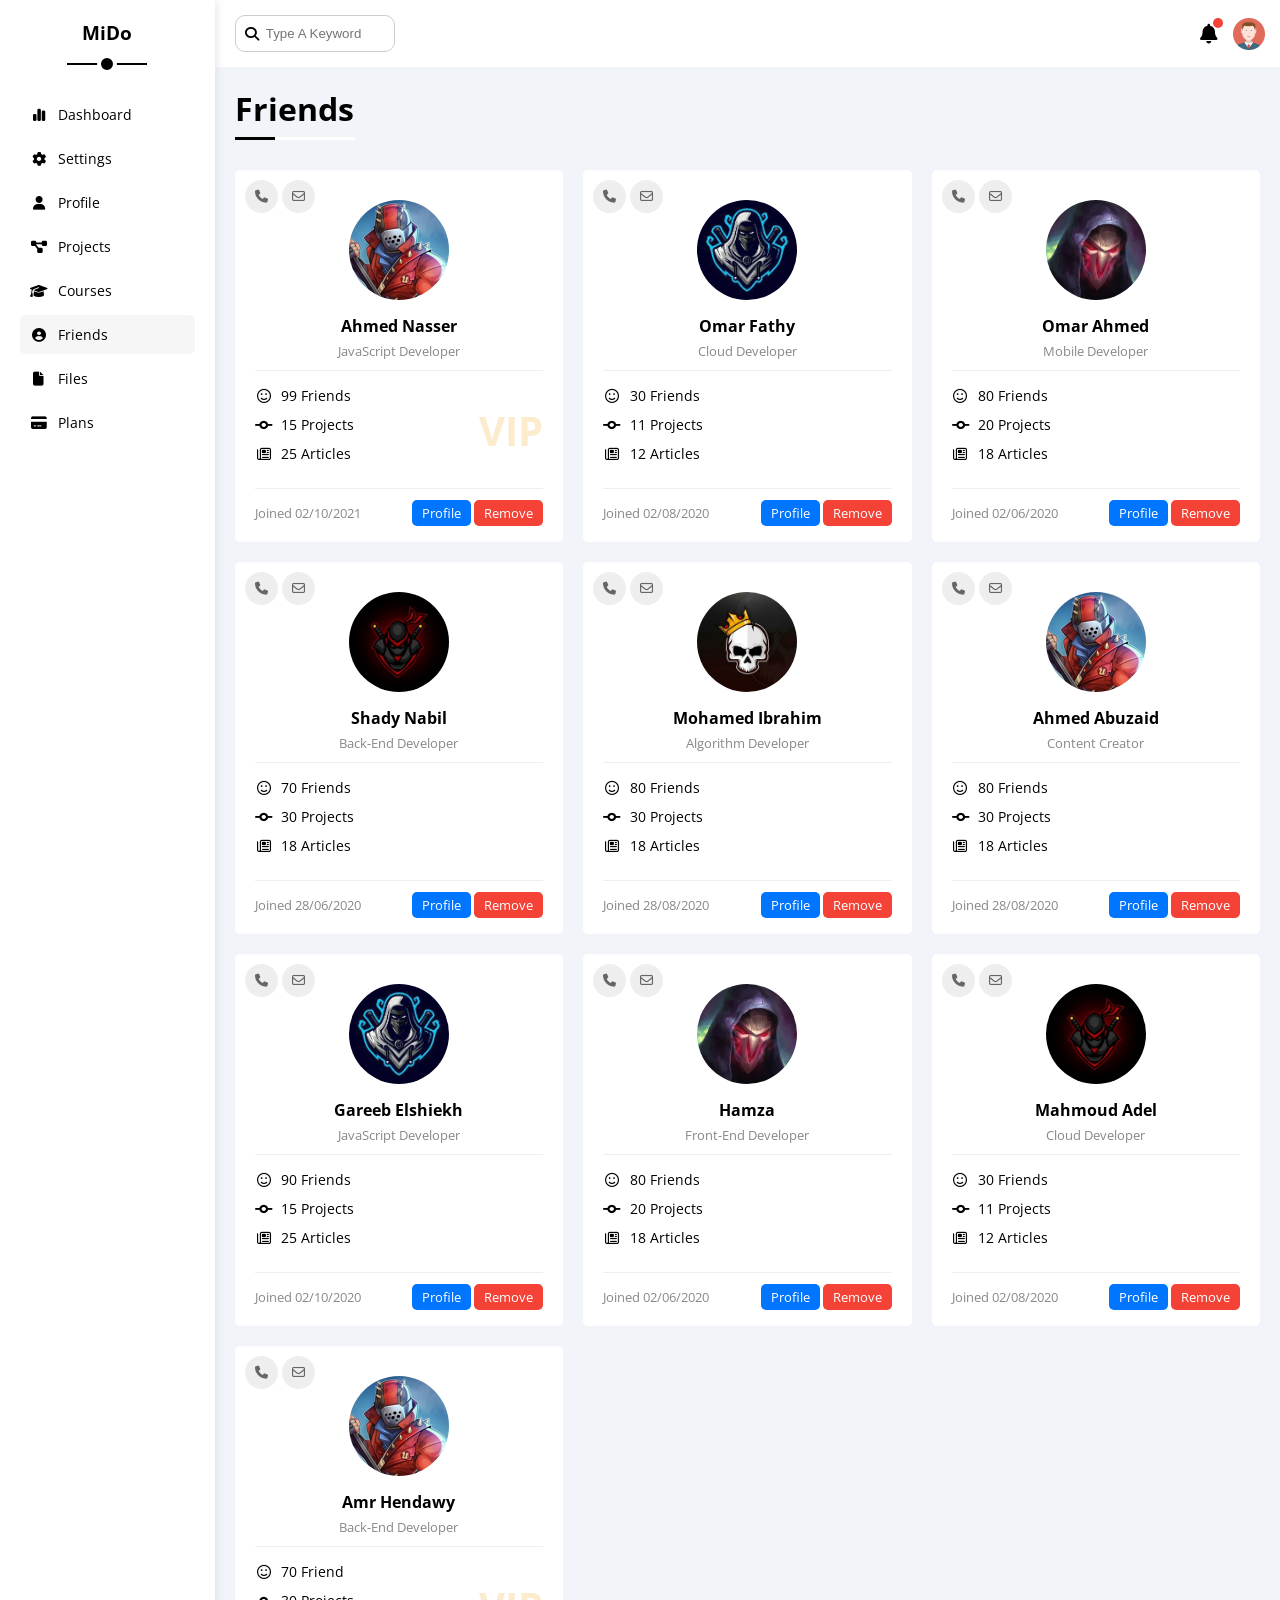
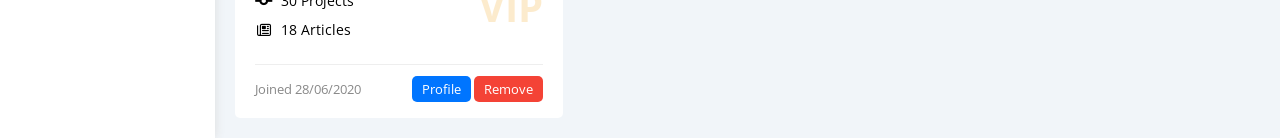
<file: friends.html>
<!-- All We Will Do Change Title & Close The Main Container after header and delete it -->
<!-- Change Active class to the Page -->
<!DOCTYPE html>
<html lang="en">
<head>
  <meta charset="UTF-8">
  <meta http-equiv="X-UA-Compatible" content="IE=edge">
  <meta name="viewport" content="width=device-width, initial-scale=1.0">
  <title>Friends</title>
  <!-- Link Google Font -->
  <link href="https://fonts.googleapis.com/css2?family=Open+Sans:wght@300;400;500;600;700;800&display=swap" rel="stylesheet">
  <!-- Link Font Awesome Library -->
  <link rel="stylesheet" href="CSS/all.min.css">
  <!-- Always Put Your Files After the Library and Frameworks To Override it -->
  <!-- Link Framework -->
  <link rel="stylesheet" href="CSS/Framework.css">
  <!-- Link CSS -->
  <link rel="stylesheet" href="CSS/Styles.css">
</head>
<body>
  <!-- Page is the Container -->
  <div class="page d-flex">
    <div class="sidebar bg-white p-20 p-relative">
      <h3 class="p-relative txt-c mt-0">MiDo</h3>
      <ul>
        <!-- Class fa-fw to fix the width to make all icons same width -->
        <li>
          <a class="d-flex align-center fs-14 c-black rad-5 p-10" href="index.html"><i class="fa-solid fa-chart-simple fa-fw"></i>
          <span>Dashboard</span>
          </a>
        </li>
        <li>
          <a class="d-flex align-center fs-14 c-black rad-5 p-10" href="settings.html"><i class="fa-solid fa-gear fa-fw"></i>
          <span>Settings</span>
          </a>
        </li>
        <li>
          <a class="d-flex align-center fs-14 c-black rad-5 p-10" href="profile.html"><i class="fa-solid fa-user fa-fw"></i>
          <span>Profile</span>
          </a>
        </li>
        <li>
          <a class="d-flex align-center fs-14 c-black rad-5 p-10" href="projects.html"><i class="fa-solid fa-diagram-project fa-fw"></i>
          <span>Projects</span>
          </a>
        </li>
        <li>
          <a class="d-flex align-center fs-14 c-black rad-5 p-10" href="courses.html"><i class="fa-solid fa-graduation-cap fa-fw"></i>
          <span>Courses</span>
          </a>
        </li>
        <li>
          <a class="active d-flex align-center fs-14 c-black rad-5 p-10" href="friends.html"><i class="fa-solid fa-circle-user fa-fw"></i>
          <span>Friends</span>
          </a>
        </li>
        <li>
          <a class="d-flex align-center fs-14 c-black rad-5 p-10" href="files.html"><i class="fa-solid fa-file fa-fw"></i>
          <span>Files</span>
          </a>
        </li>
        <li>
          <a class="d-flex align-center fs-14 c-black rad-5 p-10" href="plans.html"><i class="fa-solid fa-credit-card fa-fw"></i>
          <span>Plans</span>
          </a>
        </li>
      </ul>
    </div>
    <div class="content w-full">
      <!-- Start Head -->
      <div class="head bg-white p-15 between-flex">
        <div class="search p-relative">
          <form action="">
          <input class="p-10" type="search" name="" id="" placeholder="Type A Keyword">
          </form>
        </div>
        <div class="icons d-flex align-center">
          <span class="notification p-relative">
            <i class="fa-solid fa-bell fa-lg"></i>
          </span>
          <img src="Images/avatar.png" alt="">
        </div>
      </div>
      <!-- End Head -->
      <h1 class="p-relative">Friends</h1>
      <div class="friends-page d-grid m-20 gap-20">
        <div class="friend bg-white rad-5 p-20 p-relative">
          <div class="contact">
            <i class="fa-solid fa-phone"></i>
            <i class="fa-regular fa-envelope"></i>
          </div>
          <div class="txt-c">
            <img class="rad-half mt-10 mb-10 w-100 h-100" src="Images/friend-01.jpg" alt="">
            <h4 class="m-0">Ahmed Nasser</h4>
            <p class="c-grey fs-13 mt-5 mb-0">JavaScript Developer</p>
          </div>
          <div class="icons fs-14 p-relative">
            <div class="mb-10">
              <i class="fa-regular fa-face-smile fa-fw"></i>
              <span>99 Friends</span>
            </div>
            <div class="mb-10">
              <i class="fa-solid fa-code-commit fa-fw"></i>
              <span>15 Projects</span>
            </div>
            <div class="mb-10">
              <i class="fa-regular fa-newspaper fa-fw"></i>
              <span>25 Articles</span>
            </div>
            <span class="vip fw-bold c-orange">VIP</span>
          </div>
          <div class="info between-flex fs-13">
            <span class="c-grey">Joined 02/10/2021</span>
            <div>
              <a class="bg-blue c-white btn-shape" href="profile.html">Profile</a>
              <a class="bg-red c-white btn-shape" href="#">Remove</a>
            </div>
          </div>
        </div>
        <div class="friend bg-white rad-5 p-20 p-relative">
          <div class="contact">
            <i class="fa-solid fa-phone"></i>
            <i class="fa-regular fa-envelope"></i>
          </div>
          <div class="txt-c">
            <img class="rad-half mt-10 mb-10 w-100 h-100" src="Images/friend-02.jpg" alt="">
            <h4 class="m-0">Omar Fathy</h4>
            <p class="c-grey fs-13 mt-5 mb-0">Cloud Developer</p>
          </div>
          <div class="icons fs-14 p-relative">
            <div class="mb-10">
              <i class="fa-regular fa-face-smile fa-fw"></i>
              <span>30 Friends</span>
            </div>
            <div class="mb-10">
              <i class="fa-solid fa-code-commit fa-fw"></i>
              <span>11 Projects</span>
            </div>
            <div class="mb-10">
              <i class="fa-regular fa-newspaper fa-fw"></i>
              <span>12 Articles</span>
            </div>
          </div>
          <div class="info between-flex fs-13">
            <span class="c-grey">Joined 02/08/2020</span>
            <div>
              <a class="bg-blue c-white btn-shape" href="profile.html">Profile</a>
              <a class="bg-red c-white btn-shape" href="#">Remove</a>
            </div>
          </div>
        </div>
        <div class="friend bg-white rad-5 p-20 p-relative">
          <div class="contact">
            <i class="fa-solid fa-phone"></i>
            <i class="fa-regular fa-envelope"></i>
          </div>
          <div class="txt-c">
            <img class="rad-half mt-10 mb-10 w-100 h-100" src="Images/friend-03.jpg" alt="">
            <h4 class="m-0">Omar Ahmed</h4>
            <p class="c-grey fs-13 mt-5 mb-0">Mobile Developer</p>
          </div>
          <div class="icons fs-14 p-relative">
            <div class="mb-10">
              <i class="fa-regular fa-face-smile fa-fw"></i>
              <span>80 Friends</span>
            </div>
            <div class="mb-10">
              <i class="fa-solid fa-code-commit fa-fw"></i>
              <span>20 Projects</span>
            </div>
            <div class="mb-10">
              <i class="fa-regular fa-newspaper fa-fw"></i>
              <span>18 Articles</span>
            </div>
          </div>
          <div class="info between-flex fs-13">
            <span class="c-grey">Joined 02/06/2020</span>
            <div>
              <a class="bg-blue c-white btn-shape" href="profile.html">Profile</a>
              <a class="bg-red c-white btn-shape" href="#">Remove</a>
            </div>
          </div>
        </div>
        <div class="friend bg-white rad-5 p-20 p-relative">
          <div class="contact">
            <i class="fa-solid fa-phone"></i>
            <i class="fa-regular fa-envelope"></i>
          </div>
          <div class="txt-c">
            <img class="rad-half mt-10 mb-10 w-100 h-100" src="Images/friend-04.jpg" alt="">
            <h4 class="m-0">Shady Nabil</h4>
            <p class="c-grey fs-13 mt-5 mb-0">Back-End Developer</p>
          </div>
          <div class="icons fs-14 p-relative">
            <div class="mb-10">
              <i class="fa-regular fa-face-smile fa-fw"></i>
              <span>70 Friends</span>
            </div>
            <div class="mb-10">
              <i class="fa-solid fa-code-commit fa-fw"></i>
              <span>30 Projects</span>
            </div>
            <div class="mb-10">
              <i class="fa-regular fa-newspaper fa-fw"></i>
              <span>18 Articles</span>
            </div>
          </div>
          <div class="info between-flex fs-13">
            <span class="c-grey">Joined 28/06/2020</span>
            <div>
              <a class="bg-blue c-white btn-shape" href="profile.html">Profile</a>
              <a class="bg-red c-white btn-shape" href="#">Remove</a>
            </div>
          </div>
        </div>
        <div class="friend bg-white rad-5 p-20 p-relative">
          <div class="contact">
            <i class="fa-solid fa-phone"></i>
            <i class="fa-regular fa-envelope"></i>
          </div>
          <div class="txt-c">
            <img class="rad-half mt-10 mb-10 w-100 h-100" src="Images/friend-05.jpg" alt="">
            <h4 class="m-0">Mohamed Ibrahim</h4>
            <p class="c-grey fs-13 mt-5 mb-0">Algorithm Developer</p>
          </div>
          <div class="icons fs-14 p-relative">
            <div class="mb-10">
              <i class="fa-regular fa-face-smile fa-fw"></i>
              <span>80 Friends</span>
            </div>
            <div class="mb-10">
              <i class="fa-solid fa-code-commit fa-fw"></i>
              <span>30 Projects</span>
            </div>
            <div class="mb-10">
              <i class="fa-regular fa-newspaper fa-fw"></i>
              <span>18 Articles</span>
            </div>
          </div>
          <div class="info between-flex fs-13">
            <span class="c-grey">Joined 28/08/2020</span>
            <div>
              <a class="bg-blue c-white btn-shape" href="profile.html">Profile</a>
              <a class="bg-red c-white btn-shape" href="#">Remove</a>
            </div>
          </div>
        </div>
        <div class="friend bg-white rad-5 p-20 p-relative">
          <div class="contact">
            <i class="fa-solid fa-phone"></i>
            <i class="fa-regular fa-envelope"></i>
          </div>
          <div class="txt-c">
            <img class="rad-half mt-10 mb-10 w-100 h-100" src="Images/friend-01.jpg" alt="">
            <h4 class="m-0">Ahmed Abuzaid</h4>
            <p class="c-grey fs-13 mt-5 mb-0">Content Creator</p>
          </div>
          <div class="icons fs-14 p-relative">
            <div class="mb-10">
              <i class="fa-regular fa-face-smile fa-fw"></i>
              <span>80 Friends</span>
            </div>
            <div class="mb-10">
              <i class="fa-solid fa-code-commit fa-fw"></i>
              <span>30 Projects</span>
            </div>
            <div class="mb-10">
              <i class="fa-regular fa-newspaper fa-fw"></i>
              <span>18 Articles</span>
            </div>
          </div>
          <div class="info between-flex fs-13">
            <span class="c-grey">Joined 28/08/2020</span>
            <div>
              <a class="bg-blue c-white btn-shape" href="profile.html">Profile</a>
              <a class="bg-red c-white btn-shape" href="#">Remove</a>
            </div>
          </div>
        </div>
        <div class="friend bg-white rad-5 p-20 p-relative">
          <div class="contact">
            <i class="fa-solid fa-phone"></i>
            <i class="fa-regular fa-envelope"></i>
          </div>
          <div class="txt-c">
            <img class="rad-half mt-10 mb-10 w-100 h-100" src="Images/friend-02.jpg" alt="">
            <h4 class="m-0">Gareeb Elshiekh</h4>
            <p class="c-grey fs-13 mt-5 mb-0">JavaScript Developer</p>
          </div>
          <div class="icons fs-14 p-relative">
            <div class="mb-10">
              <i class="fa-regular fa-face-smile fa-fw"></i>
              <span>90 Friends</span>
            </div>
            <div class="mb-10">
              <i class="fa-solid fa-code-commit fa-fw"></i>
              <span>15 Projects</span>
            </div>
            <div class="mb-10">
              <i class="fa-regular fa-newspaper fa-fw"></i>
              <span>25 Articles</span>
            </div>
          </div>
          <div class="info between-flex fs-13">
            <span class="c-grey">Joined 02/10/2020</span>
            <div>
              <a class="bg-blue c-white btn-shape" href="profile.html">Profile</a>
              <a class="bg-red c-white btn-shape" href="#">Remove</a>
            </div>
          </div>
        </div>
        <div class="friend bg-white rad-5 p-20 p-relative">
          <div class="contact">
            <i class="fa-solid fa-phone"></i>
            <i class="fa-regular fa-envelope"></i>
          </div>
          <div class="txt-c">
            <img class="rad-half mt-10 mb-10 w-100 h-100" src="Images/friend-03.jpg" alt="">
            <h4 class="m-0">Hamza</h4>
            <p class="c-grey fs-13 mt-5 mb-0">Front-End Developer</p>
          </div>
          <div class="icons fs-14 p-relative">
            <div class="mb-10">
              <i class="fa-regular fa-face-smile fa-fw"></i>
              <span>80 Friends</span>
            </div>
            <div class="mb-10">
              <i class="fa-solid fa-code-commit fa-fw"></i>
              <span>20 Projects</span>
            </div>
            <div class="mb-10">
              <i class="fa-regular fa-newspaper fa-fw"></i>
              <span>18 Articles</span>
            </div>
          </div>
          <div class="info between-flex fs-13">
            <span class="c-grey">Joined 02/06/2020</span>
            <div>
              <a class="bg-blue c-white btn-shape" href="profile.html">Profile</a>
              <a class="bg-red c-white btn-shape" href="#">Remove</a>
            </div>
          </div>
        </div>
        <div class="friend bg-white rad-5 p-20 p-relative">
          <div class="contact">
            <i class="fa-solid fa-phone"></i>
            <i class="fa-regular fa-envelope"></i>
          </div>
          <div class="txt-c">
            <img class="rad-half mt-10 mb-10 w-100 h-100" src="Images/friend-04.jpg" alt="">
            <h4 class="m-0">Mahmoud Adel</h4>
            <p class="c-grey fs-13 mt-5 mb-0">Cloud Developer</p>
          </div>
          <div class="icons fs-14 p-relative">
            <div class="mb-10">
              <i class="fa-regular fa-face-smile fa-fw"></i>
              <span>30 Friends</span>
            </div>
            <div class="mb-10">
              <i class="fa-solid fa-code-commit fa-fw"></i>
              <span>11 Projects</span>
            </div>
            <div class="mb-10">
              <i class="fa-regular fa-newspaper fa-fw"></i>
              <span>12 Articles</span>
            </div>
          </div>
          <div class="info between-flex fs-13">
            <span class="c-grey">Joined 02/08/2020</span>
            <div>
              <a class="bg-blue c-white btn-shape" href="profile.html">Profile</a>
              <a class="bg-red c-white btn-shape" href="#">Remove</a>
            </div>
          </div>
        </div>
        <div class="friend bg-white rad-5 p-20 p-relative">
          <div class="contact">
            <i class="fa-solid fa-phone"></i>
            <i class="fa-regular fa-envelope"></i>
          </div>
          <div class="txt-c">
            <img class="rad-half mt-10 mb-10 w-100 h-100" src="Images/friend-01.jpg" alt="">
            <h4 class="m-0">Amr Hendawy</h4>
            <p class="c-grey fs-13 mt-5 mb-0">Back-End Developer</p>
          </div>
          <div class="icons fs-14 p-relative">
            <div class="mb-10">
              <i class="fa-regular fa-face-smile fa-fw"></i>
              <span>70 Friend</span>
            </div>
            <div class="mb-10">
              <i class="fa-solid fa-code-commit fa-fw"></i>
              <span>30 Projects</span>
            </div>
            <div class="mb-10">
              <i class="fa-regular fa-newspaper fa-fw"></i>
              <span>18 Articles</span>
            </div>
            <span class="vip fw-bold c-orange">VIP</span>
          </div>
          <div class="info between-flex fs-13">
            <span class="c-grey">Joined 28/06/2020</span>
            <div>
              <a class="bg-blue c-white btn-shape" href="profile.html">Profile</a>
              <a class="bg-red c-white btn-shape" href="#">Remove</a>
            </div>
          </div>
        </div>
      </div>
    </div>
  </div>
</body>
</html>
</file>
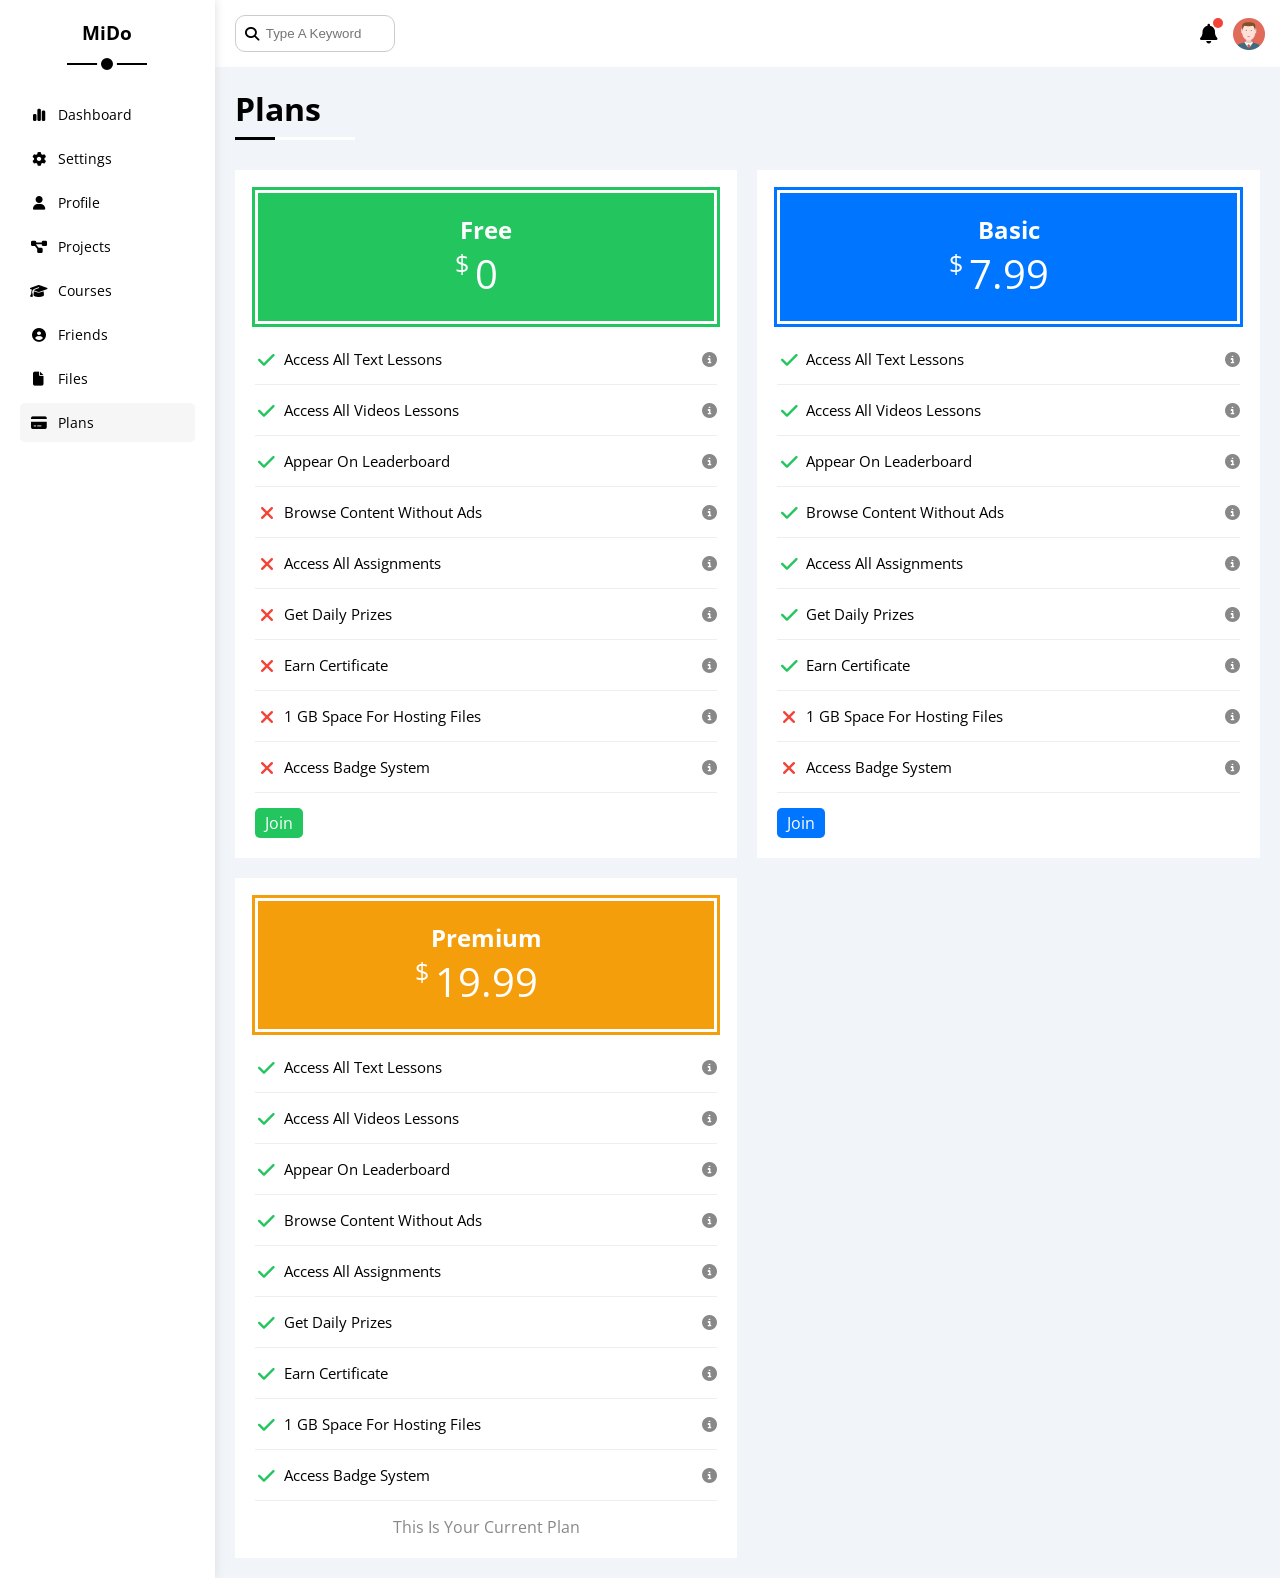
<file: plans.html>
<!-- All We Will Do Change Title & Close The Main Container after header and delete it -->
<!-- Change Active class to the Page -->
<!DOCTYPE html>
<html lang="en">
<head>
  <meta charset="UTF-8">
  <meta http-equiv="X-UA-Compatible" content="IE=edge">
  <meta name="viewport" content="width=device-width, initial-scale=1.0">
  <title>Plans</title>
  <!-- Link Google Font -->
  <link href="https://fonts.googleapis.com/css2?family=Open+Sans:wght@300;400;500;600;700;800&display=swap" rel="stylesheet">
  <!-- Link Font Awesome Library -->
  <link rel="stylesheet" href="CSS/all.min.css">
  <!-- Always Put Your Files After the Library and Frameworks To Override it -->
  <!-- Link Framework -->
  <link rel="stylesheet" href="CSS/Framework.css">
  <!-- Link CSS -->
  <link rel="stylesheet" href="CSS/Styles.css">
</head>
<body>
  <!-- Page is the Container -->
  <div class="page d-flex">
    <div class="sidebar bg-white p-20 p-relative">
      <h3 class="p-relative txt-c mt-0">MiDo</h3>
      <ul>
        <!-- Class fa-fw to fix the width to make all icons same width -->
        <li>
          <a class="d-flex align-center fs-14 c-black rad-5 p-10" href="index.html"><i class="fa-solid fa-chart-simple fa-fw"></i>
          <span>Dashboard</span>
          </a>
        </li>
        <li>
          <a class="d-flex align-center fs-14 c-black rad-5 p-10" href="settings.html"><i class="fa-solid fa-gear fa-fw"></i>
          <span>Settings</span>
          </a>
        </li>
        <li>
          <a class="d-flex align-center fs-14 c-black rad-5 p-10" href="profile.html"><i class="fa-solid fa-user fa-fw"></i>
          <span>Profile</span>
          </a>
        </li>
        <li>
          <a class="d-flex align-center fs-14 c-black rad-5 p-10" href="projects.html"><i class="fa-solid fa-diagram-project fa-fw"></i>
          <span>Projects</span>
          </a>
        </li>
        <li>
          <a class="d-flex align-center fs-14 c-black rad-5 p-10" href="courses.html"><i class="fa-solid fa-graduation-cap fa-fw"></i>
          <span>Courses</span>
          </a>
        </li>
        <li>
          <a class="d-flex align-center fs-14 c-black rad-5 p-10" href="friends.html"><i class="fa-solid fa-circle-user fa-fw"></i>
          <span>Friends</span>
          </a>
        </li>
        <li>
          <a class="d-flex align-center fs-14 c-black rad-5 p-10" href="files.html"><i class="fa-solid fa-file fa-fw"></i>
          <span>Files</span>
          </a>
        </li>
        <li>
          <a class="active d-flex align-center fs-14 c-black rad-5 p-10" href="plans.html"><i class="fa-solid fa-credit-card fa-fw"></i>
          <span>Plans</span>
          </a>
        </li>
      </ul>
    </div>
    <div class="content w-full">
      <!-- Start Head -->
      <div class="head bg-white p-15 between-flex">
        <div class="search p-relative">
          <form action="">
          <input class="p-10" type="search" name="" id="" placeholder="Type A Keyword">
          </form>
        </div>
        <div class="icons d-flex align-center">
          <span class="notification p-relative">
            <i class="fa-solid fa-bell fa-lg"></i>
          </span>
          <img src="Images/avatar.png" alt="">
        </div>
      </div>
      <!-- End Head -->
      <h1 class="p-relative">Plans</h1>
      <div class="plans-page d-grid m-20 gap-20">
        <div class="plan green bg-white p-20">
          <div class="top bg-green txt-c p-20">
            <h2 class="m-0 c-white">Free</h2>
            <div class="price c-white"><span>$</span>0</div>
          </div>
          <ul class="mt-10 mb-15">
            <li>
              <i class="fa-solid fa-check fa-fw yes"></i>
              <span>Access All Text Lessons</span>
              <i class="fa-solid fa-circle-info help"></i>
            </li>
            <li>
              <i class="fa-solid fa-check fa-fw yes"></i>
              <span>Access All Videos Lessons</span>
              <i class="fa-solid fa-circle-info help"></i>
            </li>
            <li>
              <i class="fa-solid fa-check fa-fw yes"></i>
              <span>Appear On Leaderboard</span>
              <i class="fa-solid fa-circle-info help"></i>
            </li>
            <li>
              <i class="fa-solid fa-xmark fa-fw"></i>
              <span>Browse Content Without Ads</span>
              <i class="fa-solid fa-circle-info help"></i>
            </li>
            <li>
              <i class="fa-solid fa-xmark fa-fw"></i>
              <span>Access All Assignments</span>
              <i class="fa-solid fa-circle-info help"></i>
            </li>
            <li>
              <i class="fa-solid fa-xmark fa-fw"></i>
              <span>Get Daily Prizes</span>
              <i class="fa-solid fa-circle-info help"></i>
            </li>
            <li>
              <i class="fa-solid fa-xmark fa-fw"></i>
              <span>Earn Certificate</span>
              <i class="fa-solid fa-circle-info help"></i>
            </li>
            <li>
              <i class="fa-solid fa-xmark fa-fw"></i>
              <span>1 GB Space For Hosting Files</span>
              <i class="fa-solid fa-circle-info help"></i>
            </li>
            <li>
              <i class="fa-solid fa-xmark fa-fw"></i>
              <span>Access Badge System</span>
              <i class="fa-solid fa-circle-info help"></i>
            </li>
          </ul>
          <a href="#" class="btn-shape bg-green c-white d-block w-fit">Join</a>
        </div>
        <!-- Start Plan -->
        <div class="plan blue bg-white p-20">
          <div class="top bg-blue txt-c p-20">
            <h2 class="m-0 c-white">Basic</h2>
            <div class="price c-white"><span>$</span>7.99</div>
          </div>
          <ul class="mt-10 mb-15">
            <li>
              <i class="fa-solid fa-check fa-fw yes"></i>
              <span>Access All Text Lessons</span>
              <i class="fa-solid fa-circle-info help"></i>
            </li>
            <li>
              <i class="fa-solid fa-check fa-fw yes"></i>
              <span>Access All Videos Lessons</span>
              <i class="fa-solid fa-circle-info help"></i>
            </li>
            <li>
              <i class="fa-solid fa-check fa-fw yes"></i>
              <span>Appear On Leaderboard</span>
              <i class="fa-solid fa-circle-info help"></i>
            </li>
            <li>
              <i class="fa-solid fa-check fa-fw yes"></i>
              <span>Browse Content Without Ads</span>
              <i class="fa-solid fa-circle-info help"></i>
            </li>
            <li>
              <i class="fa-solid fa-check fa-fw yes"></i>
              <span>Access All Assignments</span>
              <i class="fa-solid fa-circle-info help"></i>
            </li>
            <li>
              <i class="fa-solid fa-check fa-fw yes"></i>
              <span>Get Daily Prizes</span>
              <i class="fa-solid fa-circle-info help"></i>
            </li>
            <li>
              <i class="fa-solid fa-check fa-fw yes"></i>
              <span>Earn Certificate</span>
              <i class="fa-solid fa-circle-info help"></i>
            </li>
            <li>
              <i class="fa-solid fa-xmark fa-fw"></i>
              <span>1 GB Space For Hosting Files</span>
              <i class="fa-solid fa-circle-info help"></i>
            </li>
            <li>
              <i class="fa-solid fa-xmark fa-fw"></i>
              <span>Access Badge System</span>
              <i class="fa-solid fa-circle-info help"></i>
            </li>
          </ul>
          <a href="#" class="btn-shape bg-blue c-white d-block w-fit">Join</a>
        </div>
        <!-- End Plan -->
        <!-- Start Plan -->
        <div class="plan orange bg-white p-20">
          <div class="top bg-orange txt-c p-20">
            <h2 class="m-0 c-white">Premium</h2>
            <div class="price c-white"><span>$</span>19.99</div>
          </div>
          <ul class="mt-10 mb-15">
            <li>
              <i class="fa-solid fa-check fa-fw yes"></i>
              <span>Access All Text Lessons</span>
              <i class="fa-solid fa-circle-info help"></i>
            </li>
            <li>
              <i class="fa-solid fa-check fa-fw yes"></i>
              <span>Access All Videos Lessons</span>
              <i class="fa-solid fa-circle-info help"></i>
            </li>
            <li>
              <i class="fa-solid fa-check fa-fw yes"></i>
              <span>Appear On Leaderboard</span>
              <i class="fa-solid fa-circle-info help"></i>
            </li>
            <li>
              <i class="fa-solid fa-check fa-fw yes"></i>
              <span>Browse Content Without Ads</span>
              <i class="fa-solid fa-circle-info help"></i>
            </li>
            <li>
              <i class="fa-solid fa-check fa-fw yes"></i>
              <span>Access All Assignments</span>
              <i class="fa-solid fa-circle-info help"></i>
            </li>
            <li>
              <i class="fa-solid fa-check fa-fw yes"></i>
              <span>Get Daily Prizes</span>
              <i class="fa-solid fa-circle-info help"></i>
            </li>
            <li>
              <i class="fa-solid fa-check fa-fw yes"></i>
              <span>Earn Certificate</span>
              <i class="fa-solid fa-circle-info help"></i>
            </li>
            <li>
              <i class="fa-solid fa-check fa-fw yes"></i>
              <span>1 GB Space For Hosting Files</span>
              <i class="fa-solid fa-circle-info help"></i>
            </li>
            <li>
              <i class="fa-solid fa-check fa-fw yes"></i>
              <span>Access Badge System</span>
              <i class="fa-solid fa-circle-info help"></i>
            </li>
          </ul>
          <p class="c-grey m-0 txt-c">This Is Your Current Plan</p>
        </div>
        <!-- End Plan -->
      </div>
    </div>
  </div>
</body>
</html>
</file>
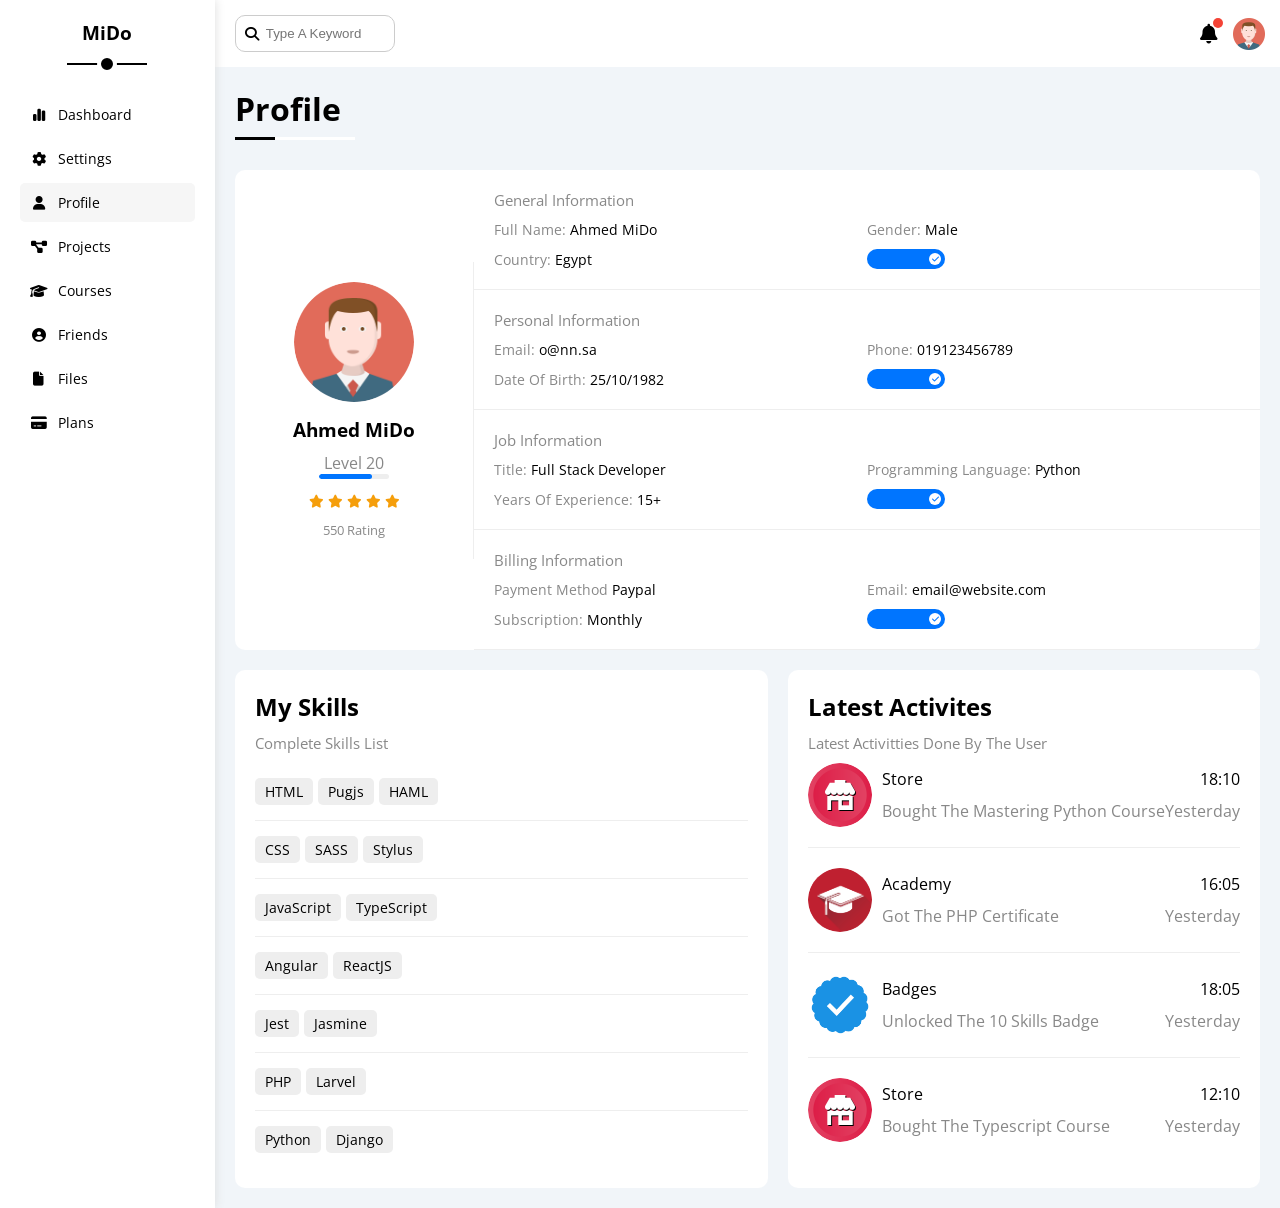
<file: profile.html>
<!-- All We Will Do Change Title & Close The Main Container after header and delete it -->
<!-- Change Active class to the Page -->
<!DOCTYPE html>
<html lang="en">
<head>
  <meta charset="UTF-8">
  <meta http-equiv="X-UA-Compatible" content="IE=edge">
  <meta name="viewport" content="width=device-width, initial-scale=1.0">
  <title>Profile</title>
  <!-- Link Google Font -->
  <link href="https://fonts.googleapis.com/css2?family=Open+Sans:wght@300;400;500;600;700;800&display=swap" rel="stylesheet">
  <!-- Link Font Awesome Library -->
  <link rel="stylesheet" href="CSS/all.min.css">
  <!-- Always Put Your Files After the Library and Frameworks To Override it -->
  <!-- Link Framework -->
  <link rel="stylesheet" href="CSS/Framework.css">
  <!-- Link CSS -->
  <link rel="stylesheet" href="CSS/Styles.css">
</head>
<body>
  <!-- Page is the Container -->
  <div class="page d-flex">
    <div class="sidebar bg-white p-20 p-relative">
      <h3 class="p-relative txt-c mt-0">MiDo</h3>
      <ul>
        <!-- Class fa-fw to fix the width to make all icons same width -->
        <li>
          <a class="d-flex align-center fs-14 c-black rad-5 p-10" href="index.html"><i class="fa-solid fa-chart-simple fa-fw"></i>
          <span>Dashboard</span>
          </a>
        </li>
        <li>
          <a class="d-flex align-center fs-14 c-black rad-5 p-10" href="settings.html"><i class="fa-solid fa-gear fa-fw"></i>
          <span>Settings</span>
          </a>
        </li>
        <li>
          <a class="active d-flex align-center fs-14 c-black rad-5 p-10" href="profile.html"><i class="fa-solid fa-user fa-fw"></i>
          <span>Profile</span>
          </a>
        </li>
        <li>
          <a class="d-flex align-center fs-14 c-black rad-5 p-10" href="projects.html"><i class="fa-solid fa-diagram-project fa-fw"></i>
          <span>Projects</span>
          </a>
        </li>
        <li>
          <a class="d-flex align-center fs-14 c-black rad-5 p-10" href="courses.html"><i class="fa-solid fa-graduation-cap fa-fw"></i>
          <span>Courses</span>
          </a>
        </li>
        <li>
          <a class="d-flex align-center fs-14 c-black rad-5 p-10" href="friends.html"><i class="fa-solid fa-circle-user fa-fw"></i>
          <span>Friends</span>
          </a>
        </li>
        <li>
          <a class="d-flex align-center fs-14 c-black rad-5 p-10" href="files.html"><i class="fa-solid fa-file fa-fw"></i>
          <span>Files</span>
          </a>
        </li>
        <li>
          <a class="d-flex align-center fs-14 c-black rad-5 p-10" href="plans.html"><i class="fa-solid fa-credit-card fa-fw"></i>
          <span>Plans</span>
          </a>
        </li>
      </ul>
    </div>
    <div class="content w-full">
      <!-- Start Head -->
      <div class="head bg-white p-15 between-flex">
        <div class="search p-relative">
          <form action="">
          <input class="p-10" type="search" name="" id="" placeholder="Type A Keyword">
          </form>
        </div>
        <div class="icons d-flex align-center">
          <span class="notification p-relative">
            <i class="fa-solid fa-bell fa-lg"></i>
          </span>
          <img src="Images/avatar.png" alt="">
        </div>
      </div>
      <!-- End Head -->
      <h1 class="p-relative">Profile</h1>
      <div class="profile-page m-20">
        <div class="overview bg-white rad-10 d-flex align-center">
          <div class="avatar-box txt-c p-20">
            <img class="rad-half mb-10" src="Images/avatar.png" alt="">
            <h3 class="m-0">Ahmed MiDo</h3>
            <p class="c-grey mt-10">Level 20</p>
            <div class="level rad-5 bg-eee p-relative">
              <span style="width:75%"></span>
            </div>
            <div class="rating mt-10 mb-10">
              <i class="fa-solid fa-star c-orange fs-13"></i>
              <i class="fa-solid fa-star c-orange fs-13"></i>
              <i class="fa-solid fa-star c-orange fs-13"></i>
              <i class="fa-solid fa-star c-orange fs-13"></i>
              <i class="fa-solid fa-star c-orange fs-13"></i>
            </div>
            <p class="c-grey fs-13 m-0">550 Rating</p>
          </div>
          <div class="info w-full txt-c-mobile">
            <!-- Start Info Row -->
            <div class="box p-20 d-flex align-center">
              <h4 class="c-grey fs-15 m-0 w-full">General Information</h4>
              <div class="fs-14">
                <span class="c-grey">Full Name:</span>
                <span>Ahmed MiDo</span>
              </div>
              <div class="fs-14">
                <span class="c-grey">Gender:</span>
                <span>Male</span>
              </div>
              <div class="fs-14">
                <span class="c-grey">Country:</span>
                <span>Egypt</span>
              </div>
              <div class="fs-14">
                <label>
                  <!-- If You Use For in Label Only it Wont Work -->
                  <input class="toggle-checkbox" type="checkbox" checked>
                  <div class="toggle-switch"></div>
                </label>
              </div>
            </div>
            <!-- End Info Row -->
            <!-- Start Info Row -->
            <div class="box p-20 d-flex align-center">
              <h4 class="c-grey fs-15 m-0 w-full">Personal Information</h4>
              <div class="fs-14">
                <span class="c-grey">Email:</span>
                <span>o@nn.sa</span>
              </div>
              <div class="fs-14">
                <span class="c-grey">Phone:</span>
                <span>019123456789</span>
              </div>
              <div class="fs-14">
                <span class="c-grey">Date Of Birth:</span>
                <span>25/10/1982</span>
              </div>
              <div class="fs-14">
                <label>
                  <!-- If You Use For in Label Only it Wont Work -->
                  <input class="toggle-checkbox" type="checkbox" checked>
                  <div class="toggle-switch"></div>
                </label>
              </div>
            </div>
            <!-- End Info Row -->
            <!-- Start Info Row -->
            <div class="box p-20 d-flex align-center">
              <h4 class="c-grey fs-15 m-0 w-full">Job Information</h4>
              <div class="fs-14">
                <span class="c-grey">Title:</span>
                <span>Full Stack Developer</span>
              </div>
              <div class="fs-14">
                <span class="c-grey">Programming Language:</span>
                <span>Python</span>
              </div>
              <div class="fs-14">
                <span class="c-grey">Years Of Experience:</span>
                <span>15+</span>
              </div>
              <div class="fs-14">
                <label>
                  <!-- If You Use For in Label Only it Wont Work -->
                  <input class="toggle-checkbox" type="checkbox" checked>
                  <div class="toggle-switch"></div>
                </label>
              </div>
            </div>
            <!-- End Info Row -->
            <!-- Start Info Row -->
            <div class="box p-20 d-flex align-center">
              <h4 class="c-grey fs-15 m-0 w-full">Billing Information</h4>
              <div class="fs-14">
                <span class="c-grey">Payment Method</span>
                <span>Paypal</span>
              </div>
              <div class="fs-14">
                <span class="c-grey">Email:</span>
                <span>email@website.com</span>
              </div>
              <div class="fs-14">
                <span class="c-grey">Subscription:</span>
                <span>Monthly</span>
              </div>
              <div class="fs-14">
                <label>
                  <!-- If You Use For in Label Only it Wont Work -->
                  <input class="toggle-checkbox" type="checkbox" checked>
                  <div class="toggle-switch"></div>
                </label>
              </div>
            </div>
            <!-- End Info Row -->
          </div>
        </div>
        <!-- Start Other Data -->
        <div class="other-data d-flex gap-20">
          <div class="skills-card p-20 bg-white rad-10 mt-20">
            <h2 class="mt-0 mb-10">My Skills</h2>
            <p class="mt-0 mb-10 c-grey fs-15">Complete Skills List</p>
            <ul class="m-0 txt-c-mobile">
              <li><span>HTML</span><span>Pugjs</span><span>HAML</span></li>
              <li><span>CSS</span><span>SASS</span><span>Stylus</span></li>
              <li><span>JavaScript</span><span>TypeScript</span></li>
              <li><span>Angular</span><span>ReactJS</span></li>
              <li><span>Jest</span><span>Jasmine</span></li>
              <li><span>PHP</span><span>Larvel</span></li>
              <li><span>Python</span><span>Django</span></li>
            </ul>
          </div>
          <div class="activities p-20 bg-white rad-10 mt-20">
            <h2 class="mt-0 mb-10">Latest Activites</h2>
            <p class="mt-0 mb-10 c-grey fs-15">Latest Activitties Done By The User</p>
            <div class="activity d-flex align-center txt-c-mobile">
              <img src="Images/activity-01.png" alt="">
              <div class="info">
                <span class="d-block mb-10">Store</span>
                <span class="c-grey">Bought The Mastering Python Course</span>
              </div>
              <div class="date">
                <span class="d-block mb-10">18:10</span>
                <span class="c-grey">Yesterday</span>
              </div>
            </div>
            <div class="activity d-flex align-center txt-c-mobile">
              <img src="Images/activity-02.png" alt="">
              <div class="info">
                <span class="d-block mb-10">Academy</span>
                <span class="c-grey">Got The PHP Certificate</span>
              </div>
              <div class="date">
                <span class="d-block mb-10">16:05</span>
                <span class="c-grey">Yesterday</span>
              </div>
            </div>
            <div class="activity d-flex align-center txt-c-mobile">
              <img src="Images/activity-03.png" alt="">
              <div class="info">
                <span class="d-block mb-10">Badges</span>
                <span class="c-grey">Unlocked The 10 Skills Badge</span>
              </div>
              <div class="date">
                <span class="d-block mb-10">18:05</span>
                <span class="c-grey">Yesterday</span>
              </div>
            </div>
            <div class="activity d-flex align-center txt-c-mobile">
              <img src="Images/activity-01.png" alt="">
              <div class="info">
                <span class="d-block mb-10">Store</span>
                <span class="c-grey">Bought The Typescript Course</span>
              </div>
              <div class="date">
                <span class="d-block mb-10">12:10</span>
                <span class="c-grey">Yesterday</span>
              </div>
            </div>
          </div>
        </div>
        <!-- End Other Data -->
      </div>
    </div>
  </div>
</body>
</html>
</file>
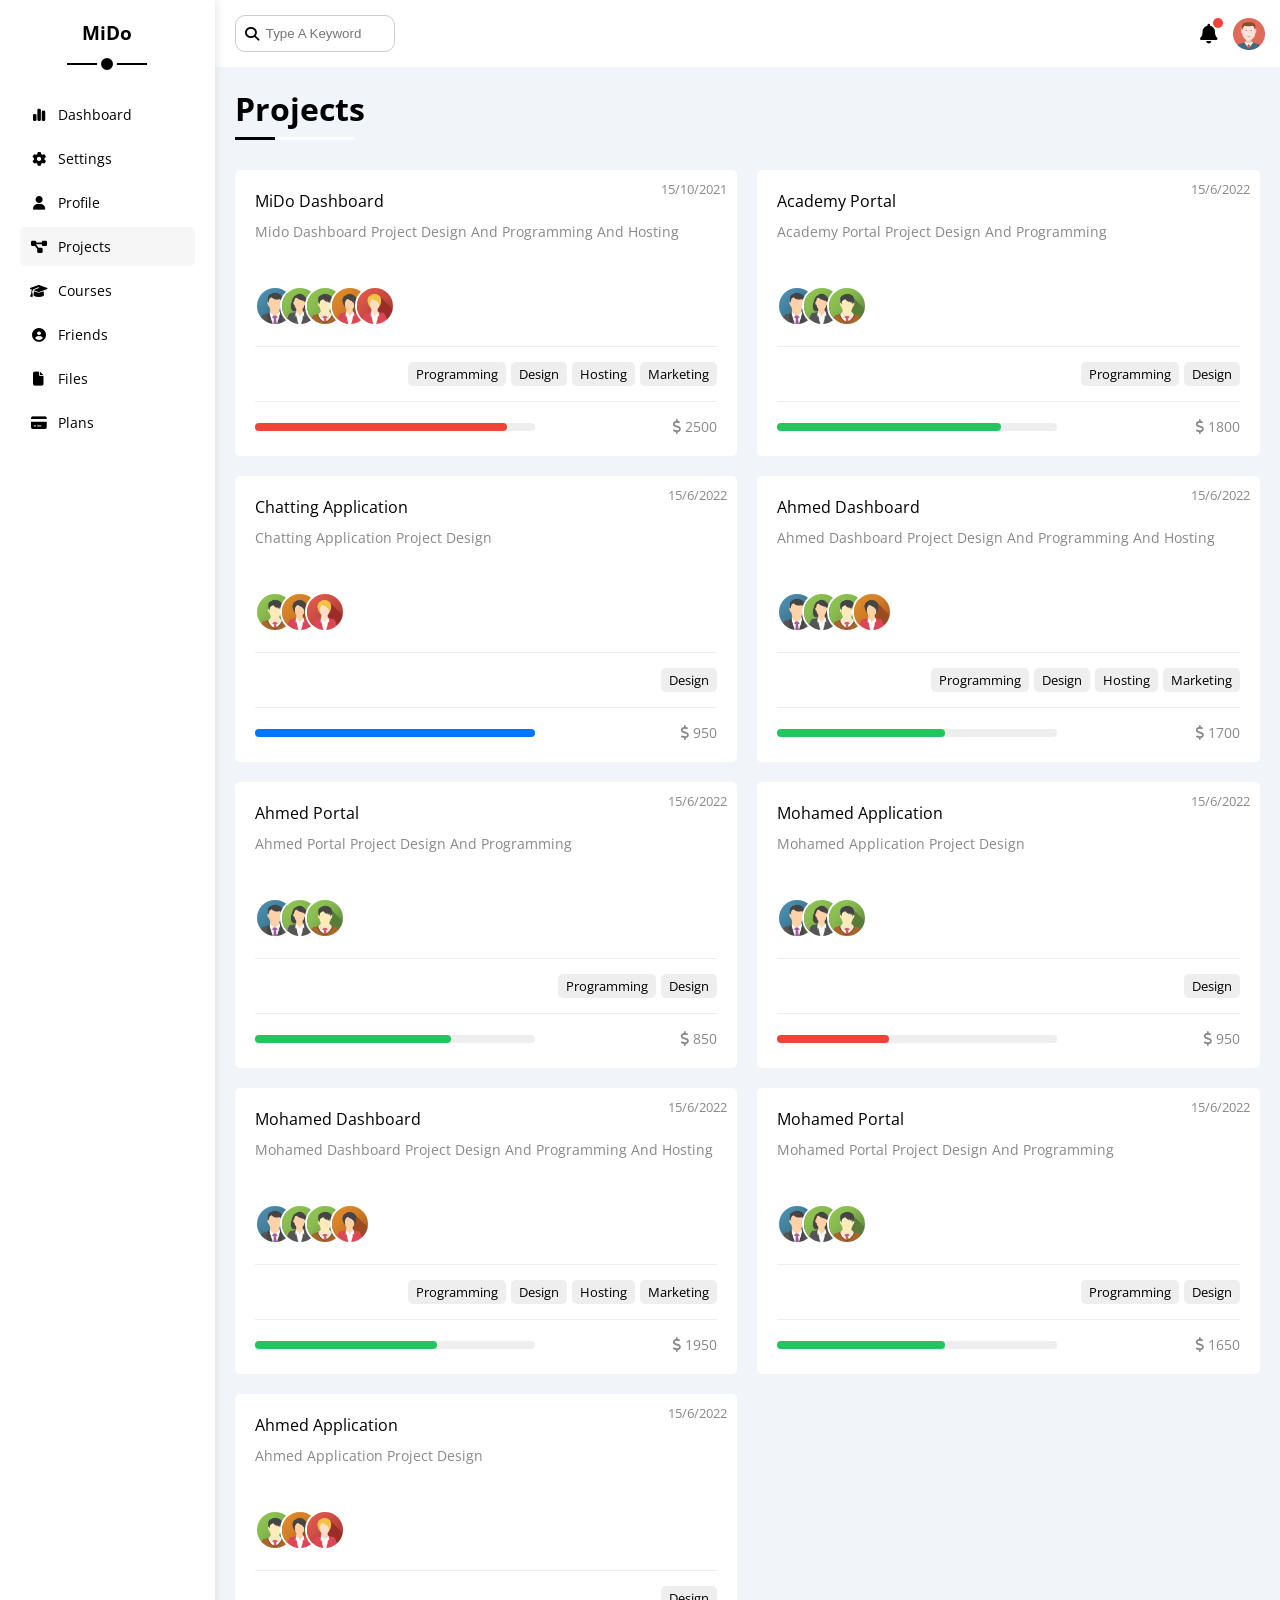
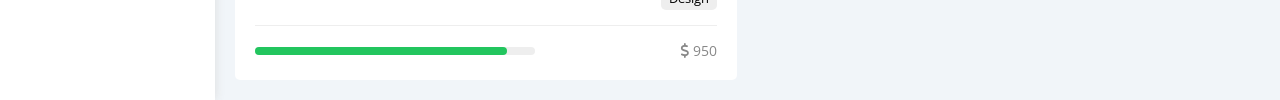
<file: projects.html>
<!-- All We Will Do Change Title & Close The Main Container after header and delete it -->
<!-- Change Active class to the Page -->
<!DOCTYPE html>
<html lang="en">
<head>
  <meta charset="UTF-8">
  <meta http-equiv="X-UA-Compatible" content="IE=edge">
  <meta name="viewport" content="width=device-width, initial-scale=1.0">
  <title>Projects</title>
  <!-- Link Google Font -->
  <link href="https://fonts.googleapis.com/css2?family=Open+Sans:wght@300;400;500;600;700;800&display=swap" rel="stylesheet">
  <!-- Link Font Awesome Library -->
  <link rel="stylesheet" href="CSS/all.min.css">
  <!-- Always Put Your Files After the Library and Frameworks To Override it -->
  <!-- Link Framework -->
  <link rel="stylesheet" href="CSS/Framework.css">
  <!-- Link CSS -->
  <link rel="stylesheet" href="CSS/Styles.css">
</head>
<body>
  <!-- Page is the Container -->
  <div class="page d-flex">
    <div class="sidebar bg-white p-20 p-relative">
      <h3 class="p-relative txt-c mt-0">MiDo</h3>
      <ul>
        <!-- Class fa-fw to fix the width to make all icons same width -->
        <li>
          <a class="d-flex align-center fs-14 c-black rad-5 p-10" href="index.html"><i class="fa-solid fa-chart-simple fa-fw"></i>
          <span>Dashboard</span>
          </a>
        </li>
        <li>
          <a class="d-flex align-center fs-14 c-black rad-5 p-10" href="settings.html"><i class="fa-solid fa-gear fa-fw"></i>
          <span>Settings</span>
          </a>
        </li>
        <li>
          <a class="d-flex align-center fs-14 c-black rad-5 p-10" href="profile.html"><i class="fa-solid fa-user fa-fw"></i>
          <span>Profile</span>
          </a>
        </li>
        <li>
          <a class="active d-flex align-center fs-14 c-black rad-5 p-10" href="projects.html"><i class="fa-solid fa-diagram-project fa-fw"></i>
          <span>Projects</span>
          </a>
        </li>
        <li>
          <a class="d-flex align-center fs-14 c-black rad-5 p-10" href="courses.html"><i class="fa-solid fa-graduation-cap fa-fw"></i>
          <span>Courses</span>
          </a>
        </li>
        <li>
          <a class="d-flex align-center fs-14 c-black rad-5 p-10" href="friends.html"><i class="fa-solid fa-circle-user fa-fw"></i>
          <span>Friends</span>
          </a>
        </li>
        <li>
          <a class="d-flex align-center fs-14 c-black rad-5 p-10" href="files.html"><i class="fa-solid fa-file fa-fw"></i>
          <span>Files</span>
          </a>
        </li>
        <li>
          <a class="d-flex align-center fs-14 c-black rad-5 p-10" href="plans.html"><i class="fa-solid fa-credit-card fa-fw"></i>
          <span>Plans</span>
          </a>
        </li>
      </ul>
    </div>
    <div class="content w-full">
      <!-- Start Head -->
      <div class="head bg-white p-15 between-flex">
        <div class="search p-relative">
          <form action="">
          <input class="p-10" type="search" name="" id="" placeholder="Type A Keyword">
          </form>
        </div>
        <div class="icons d-flex align-center">
          <span class="notification p-relative">
            <i class="fa-solid fa-bell fa-lg"></i>
          </span>
          <img src="Images/avatar.png" alt="">
        </div>
      </div>
      <!-- End Head -->
      <h1 class="p-relative">Projects</h1>
      <div class="projects-page d-grid m-20 gap-20">
        <div class="project bg-white p-20 rad-5 p-relative">
          <span class="date fs-13 c-grey">15/10/2021</span>
          <h4 class="m-0">MiDo Dashboard</h4>
          <p class="c-grey mt-10 mb-10 fs-14">Mido Dashboard Project Design And Programming And Hosting</p>
          <div class="team">
            <a href="#"><img src="Images/team-01.png" alt=""></a>
            <a href="#"><img src="Images/team-02.png" alt=""></a>
            <a href="#"><img src="Images/team-03.png" alt=""></a>
            <a href="#"><img src="Images/team-04.png" alt=""></a>
            <a href="#"><img src="Images/team-05.png" alt=""></a>
          </div>
          <div class="do d-flex">
            <span class="fs-13 rad-5 bg-eee">Programming</span>
            <span class="fs-13 rad-5 bg-eee">Design</span>
            <span class="fs-13 rad-5 bg-eee">Hosting</span>
            <span class="fs-13 rad-5 bg-eee">Marketing</span>
          </div>
          <div class="info between-flex">
            <div class="prog bg-eee">
              <span class="bg-red" style="width:90%"></span>
            </div>
            <div class="fs-14 c-grey">
              <i class="fa-solid fa-dollar-sign"></i>
              2500
            </div>
          </div>
        </div>
        <div class="project bg-white p-20 rad-5 p-relative">
          <span class="date fs-13 c-grey">15/6/2022</span>
          <h4 class="m-0">Academy Portal</h4>
          <p class="c-grey mt-10 mb-10 fs-14">Academy Portal Project Design And Programming</p>
          <div class="team">
            <a href="#"><img src="Images/team-01.png" alt=""></a>
            <a href="#"><img src="Images/team-02.png" alt=""></a>
            <a href="#"><img src="Images/team-03.png" alt=""></a>
          </div>
          <div class="do d-flex">
            <span class="fs-13 rad-5 bg-eee">Programming</span>
            <span class="fs-13 rad-5 bg-eee">Design</span>
          </div>
          <div class="info between-flex">
            <div class="prog bg-eee">
              <span class="bg-green" style="width: 80%"></span>
            </div>
            <div class="fs-14 c-grey">
              <i class="fa-solid fa-dollar-sign"></i>
              1800
            </div>
          </div>
        </div>
        <div class="project bg-white p-20 rad-5 p-relative">
          <span class="date fs-13 c-grey">15/6/2022</span>
          <h4 class="m-0">Chatting Application</h4>
          <p class="c-grey mt-10 mb-10 fs-14">Chatting Application Project Design</p>
          <div class="team">
            <a href="#"><img src="Images/team-03.png" alt=""></a>
            <a href="#"><img src="Images/team-04.png" alt=""></a>
            <a href="#"><img src="Images/team-05.png" alt=""></a>
          </div>
          <div class="do d-flex">
            <span class="fs-13 rad-5 bg-eee">Design</span>
          </div>
          <div class="info between-flex">
            <div class="prog bg-eee">
              <span class="bg-blue" style="width: 100%"></span>
            </div>
            <div class="fs-14 c-grey">
              <i class="fa-solid fa-dollar-sign"></i>
              950
            </div>
          </div>
        </div>
        <div class="project bg-white p-20 rad-5 p-relative">
          <span class="date fs-13 c-grey">15/6/2022</span>
          <h4 class="m-0">Ahmed Dashboard</h4>
          <p class="c-grey mt-10 mb-10 fs-14">Ahmed Dashboard Project Design And Programming And Hosting</p>
          <div class="team">
            <a href="#"><img src="Images/team-01.png" alt=""></a>
            <a href="#"><img src="Images/team-02.png" alt=""></a>
            <a href="#"><img src="Images/team-03.png" alt=""></a>
            <a href="#"><img src="Images/team-04.png" alt=""></a>
          </div>
          <div class="do d-flex">
            <span class="fs-13 rad-5 bg-eee">Programming</span>
            <span class="fs-13 rad-5 bg-eee">Design</span>
            <span class="fs-13 rad-5 bg-eee">Hosting</span>
            <span class="fs-13 rad-5 bg-eee">Marketing</span>
          </div>
          <div class="info between-flex">
            <div class="prog bg-eee">
              <span class="bg-green" style="width: 60%"></span>
            </div>
            <div class="fs-14 c-grey">
              <i class="fa-solid fa-dollar-sign"></i>
              1700
            </div>
          </div>
        </div>
        <div class="project bg-white p-20 rad-5 p-relative">
          <span class="date fs-13 c-grey">15/6/2022</span>
          <h4 class="m-0">Ahmed Portal</h4>
          <p class="c-grey mt-10 mb-10 fs-14">Ahmed Portal Project Design And Programming</p>
          <div class="team">
            <a href="#"><img src="Images/team-01.png" alt=""></a>
            <a href="#"><img src="Images/team-02.png" alt=""></a>
            <a href="#"><img src="Images/team-03.png" alt=""></a>
          </div>
          <div class="do d-flex">
            <span class="fs-13 rad-5 bg-eee">Programming</span>
            <span class="fs-13 rad-5 bg-eee">Design</span>
          </div>
          <div class="info between-flex">
            <div class="prog bg-eee">
              <span class="bg-green" style="width: 70%"></span>
            </div>
            <div class="fs-14 c-grey">
              <i class="fa-solid fa-dollar-sign"></i>
              850
            </div>
          </div>
        </div>
        <div class="project bg-white p-20 rad-5 p-relative">
          <span class="date fs-13 c-grey">15/6/2022</span>
          <h4 class="m-0">Mohamed Application</h4>
          <p class="c-grey mt-10 mb-10 fs-14">Mohamed Application Project Design</p>
          <div class="team">
            <a href="#"><img src="Images/team-01.png" alt=""></a>
            <a href="#"><img src="Images/team-02.png" alt=""></a>
            <a href="#"><img src="Images/team-03.png" alt=""></a>
          </div>
          <div class="do d-flex">
            <span class="fs-13 rad-5 bg-eee">Design</span>
          </div>
          <div class="info between-flex">
            <div class="prog bg-eee">
              <span class="bg-red" style="width: 40%"></span>
            </div>
            <div class="fs-14 c-grey">
              <i class="fa-solid fa-dollar-sign"></i>
              950
            </div>
          </div>
        </div>
        <div class="project bg-white p-20 rad-5 p-relative">
          <span class="date fs-13 c-grey">15/6/2022</span>
          <h4 class="m-0">Mohamed Dashboard</h4>
          <p class="c-grey mt-10 mb-10 fs-14">Mohamed Dashboard Project Design And Programming And Hosting</p>
          <div class="team">
            <a href="#"><img src="Images/team-01.png" alt=""></a>
            <a href="#"><img src="Images/team-02.png" alt=""></a>
            <a href="#"><img src="Images/team-03.png" alt=""></a>
            <a href="#"><img src="Images/team-04.png" alt=""></a>
          </div>
          <div class="do d-flex">
            <span class="fs-13 rad-5 bg-eee">Programming</span>
            <span class="fs-13 rad-5 bg-eee">Design</span>
            <span class="fs-13 rad-5 bg-eee">Hosting</span>
            <span class="fs-13 rad-5 bg-eee">Marketing</span>
          </div>
          <div class="info between-flex">
            <div class="prog bg-eee">
              <span class="bg-green" style="width: 65%"></span>
            </div>
            <div class="fs-14 c-grey">
              <i class="fa-solid fa-dollar-sign"></i>
              1950
            </div>
          </div>
        </div>
        <div class="project bg-white p-20 rad-5 p-relative">
          <span class="date fs-13 c-grey">15/6/2022</span>
          <h4 class="m-0">Mohamed Portal</h4>
          <p class="c-grey mt-10 mb-10 fs-14">Mohamed Portal Project Design And Programming</p>
          <div class="team">
            <a href="#"><img src="Images/team-01.png" alt=""></a>
            <a href="#"><img src="Images/team-02.png" alt=""></a>
            <a href="#"><img src="Images/team-03.png" alt=""></a>
          </div>
          <div class="do d-flex">
            <span class="fs-13 rad-5 bg-eee">Programming</span>
            <span class="fs-13 rad-5 bg-eee">Design</span>
          </div>
          <div class="info between-flex">
            <div class="prog bg-eee">
              <span class="bg-green" style="width: 60%"></span>
            </div>
            <div class="fs-14 c-grey">
              <i class="fa-solid fa-dollar-sign"></i>
              1650
            </div>
          </div>
        </div>
        <div class="project bg-white p-20 rad-5 p-relative">
          <span class="date fs-13 c-grey">15/6/2022</span>
          <h4 class="m-0">Ahmed Application</h4>
          <p class="c-grey mt-10 mb-10 fs-14">Ahmed Application Project Design</p>
          <div class="team">
            <a href="#"><img src="Images/team-03.png" alt=""></a>
            <a href="#"><img src="Images/team-04.png" alt=""></a>
            <a href="#"><img src="Images/team-05.png" alt=""></a>
          </div>
          <div class="do d-flex">
            <span class="fs-13 rad-5 bg-eee">Design</span>
          </div>
          <div class="info between-flex">
            <div class="prog bg-eee">
              <span class="bg-green" style="width: 90%"></span>
            </div>
            <div class="fs-14 c-grey">
              <i class="fa-solid fa-dollar-sign"></i>
              950
            </div>
          </div>
        </div>
      </div>
    </div>
  </div>
</body>
</html>
</file>
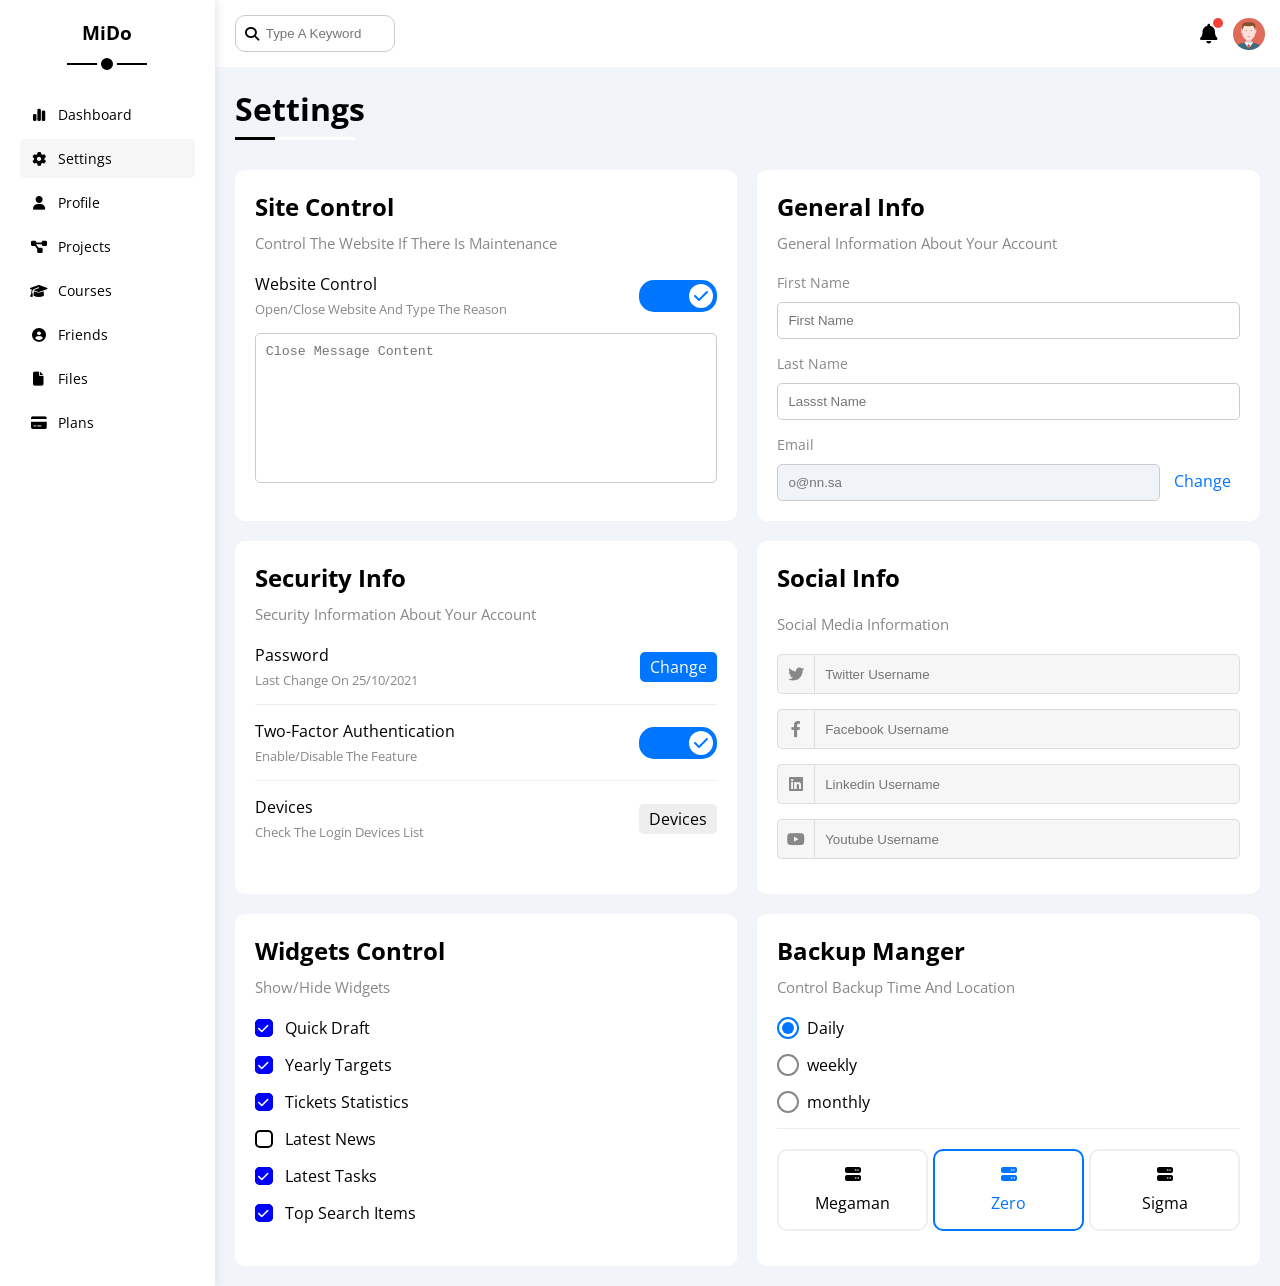
<file: settings.html>
<!DOCTYPE html>
<html lang="en">
<head>
  <meta charset="UTF-8">
  <meta http-equiv="X-UA-Compatible" content="IE=edge">
  <meta name="viewport" content="width=device-width, initial-scale=1.0">
  <title>Settings</title>
  <!-- Link Google Font -->
  <link href="https://fonts.googleapis.com/css2?family=Open+Sans:wght@300;400;500;600;700;800&display=swap" rel="stylesheet">
  <!-- Link Font Awesome Library -->
  <link rel="stylesheet" href="CSS/all.min.css">
  <!-- Always Put Your Files After the Library and Frameworks To Override it -->
  <!-- Link Framework -->
  <link rel="stylesheet" href="CSS/Framework.css">
  <!-- Link CSS -->
  <link rel="stylesheet" href="CSS/Styles.css">
</head>
<body>
  <!-- Page is the Container -->
  <div class="page d-flex">
    <div class="sidebar bg-white p-20 p-relative">
      <h3 class="p-relative txt-c mt-0">MiDo</h3>
      <ul>
        <!-- Class fa-fw to fix the width to make all icons same width -->
        <li>
          <a class="d-flex align-center fs-14 c-black rad-5 p-10" href="index.html"><i class="fa-solid fa-chart-simple fa-fw"></i>
          <span>Dashboard</span>
          </a>
        </li>
        <li>
          <a class="active d-flex align-center fs-14 c-black rad-5 p-10" href="settings.html"><i class="fa-solid fa-gear fa-fw"></i>
          <span>Settings</span>
          </a>
        </li>
        <li>
          <a class="d-flex align-center fs-14 c-black rad-5 p-10" href="profile.html"><i class="fa-solid fa-user fa-fw"></i>
          <span>Profile</span>
          </a>
        </li>
        <li>
          <a class="d-flex align-center fs-14 c-black rad-5 p-10" href="projects.html"><i class="fa-solid fa-diagram-project fa-fw"></i>
          <span>Projects</span>
          </a>
        </li>
        <li>
          <a class="d-flex align-center fs-14 c-black rad-5 p-10" href="courses.html"><i class="fa-solid fa-graduation-cap fa-fw"></i>
          <span>Courses</span>
          </a>
        </li>
        <li>
          <a class="d-flex align-center fs-14 c-black rad-5 p-10" href="friends.html"><i class="fa-solid fa-circle-user fa-fw"></i>
          <span>Friends</span>
          </a>
        </li>
        <li>
          <a class="d-flex align-center fs-14 c-black rad-5 p-10" href="files.html"><i class="fa-solid fa-file fa-fw"></i>
          <span>Files</span>
          </a>
        </li>
        <li>
          <a class="d-flex align-center fs-14 c-black rad-5 p-10" href="plans.html"><i class="fa-solid fa-credit-card fa-fw"></i>
          <span>Plans</span>
          </a>
        </li>
      </ul>
    </div>
    <div class="content w-full">
      <!-- Start Head -->
      <div class="head bg-white p-15 between-flex">
        <div class="search p-relative">
          <form action="">
          <input class="p-10" type="search" name="" id="" placeholder="Type A Keyword">
          </form>
        </div>
        <div class="icons d-flex align-center">
          <span class="notification p-relative">
            <i class="fa-solid fa-bell fa-lg"></i>
          </span>
          <img src="Images/avatar.png" alt="">
        </div>
      </div>
      <!-- End Head | You Will Use From Here Next Pages -->
      <h1 class="p-relative">Settings</h1>
      <div class="settings-page m-20 d-grid gap-20">
        <!-- Start Settings Box -->
        <div class="p-20 bg-white rad-10">
          <h2 class="mt-0 mb-10">Site Control</h2>
          <p class="mt-0 mb-20 c-grey fs-15">Control The Website If There Is Maintenance</p>
          <div class="mb-15 between-flex">
            <div>
              <span>Website Control</span>
              <p class="c-grey mt-5 mb-0 fs-13">Open/Close Website And Type The Reason</p>
            </div>
            <div>
                <!-- You Can Make Toggle Button By Check input and its label -->
                <!-- You Can Make First Label then Input above it
                Or You Can Put Input inside the Label directly Both Work Good
                -->
                <!-- Toggle Switch Component Start -->
                <label>
                  <!-- If You Use For in Label Only it Wont Work -->
                  <input class="toggle-checkbox" type="checkbox" checked>
                  <div class="toggle-switch"></div>
                </label>
                  <!-- Toggle Switch Component End -->
            </div>
          </div>
          <textarea class="b-none p-10 rad-5 d-block w-full close-message" placeholder="Close Message Content"></textarea>
        </div>
        <!-- End Settings  Box -->
        <!-- Start General Info Widget -->
        <div class="p-20 bg-white rad-10">
          <h2 class="mt-0 mb-10">General Info</h2>
          <p class="mt-0 mb-20 c-grey fs-15">General Information About Your Account</p>
          <div class="mb-15">
            <label for="first" class="fs-14 c-grey d-block mb-10">First Name</label>
            <input class="b-none border-ccc p-10 rad-5 d-block w-full" type="text" placeholder="First Name" id="first">
          </div>
          <div class="mb-15">
            <label for="last" class="fs-14 c-grey d-block mb-10">Last Name</label>
            <input class="b-none border-ccc p-10 rad-5 d-block w-full" type="text" placeholder="Lassst Name" id="last">
          </div>
          <div>
            <label for="email" class="fs-14 c-grey d-block mb-10">Email</label>
            <input class="b-none border-ccc p-10 rad-5 d-block w-full email" type="text" placeholder="o@nn.sa" id="email" disabled>
            <a href="#" class="c-blue pl-10">Change</a>
          </div>
        </div>
        <!-- End General Info Widget -->
        <!-- Start Security Info Widget -->
        <div class="p-20 bg-white rad-10">
          <h2 class="mt-0 mb-10">Security Info</h2>
          <p class="mt-0 mb-20 c-grey fs-15">Security Information About Your Account</p>
          <div class="mb-15 between-flex sec-box">
            <div>
              <span>Password</span>
              <p class="c-grey mt-5 fs-13">Last Change On 25/10/2021</p>
            </div>
            <div>
              <a href="#" class="bg-blue c-white btn-shape button">Change</a>
            </div>
          </div>
          <div class="mb-15 between-flex sec-box">
            <div>
              <span>Two-Factor Authentication</span>
              <p class="c-grey mt-5 fs-13">Enable/Disable The Feature</p>
            </div>
            <div>
              <label>
                <!-- If You Use For in Label Only it Wont Work -->
                <input class="toggle-checkbox" type="checkbox" checked>
                <div class="toggle-switch"></div>
              </label>
            </div>
          </div>
          <div class="between-flex sec-box">
            <div>
              <span>Devices</span>
              <p class="c-grey mt-5 fs-13">Check The Login Devices List</p>
            </div>
            <div>
              <a href="#" class="bg-eee c-black btn-shape">Devices</a>
            </div>
          </div>
        </div>
        <!-- End Security Info Widget -->
        <!-- Start Social Info Widget -->
        <div class="p-20 bg-white rad-10 social-boxes">
          <h2 class="mt-0 mb-20">Social Info</h2>
          <p class="mt-0 mb-20 c-grey fs-15">Social Media Information</p>
          <div class="d-flex align-center mb-15">
            <i class="fa-brands fa-twitter center-flex c-grey"></i>
            <input class="w-full" type="text" name="" placeholder="Twitter Username">
          </div>
          <div class="d-flex align-center mb-15">
            <i class="fa-brands fa-facebook-f center-flex c-grey"></i>
            <input class="w-full" type="text" name="" placeholder="Facebook Username">
          </div>
          <div class="d-flex align-center mb-15">
            <i class="fa-brands fa-linkedin center-flex c-grey"></i>
            <input class="w-full" type="text" name="" placeholder="Linkedin Username">
          </div>
          <div class="d-flex align-center mb-15">
            <i class="fa-brands fa-youtube center-flex c-grey"></i>
            <input class="w-full" type="text" name="" placeholder="Youtube Username">
          </div>
        </div>
        <!-- End Social Info Widget -->
        <!-- Start Widgets Control -->
        <div class="p-20 bg-white rad-10 widgets-control">
          <h2 class="mt-0 mb-10">Widgets Control</h2>
          <p class="mt-0 mb-20 c-grey fs-15">Show/Hide Widgets</p>
          <div class="control d-flex align-center mb-15">
            <input type="checkbox" name="" id="one" checked>
            <label for="one">Quick Draft</label>
          </div>
          <div class="control d-flex align-center mb-15">
            <input type="checkbox" name="" id="two" checked>
            <label for="two">Yearly Targets</label>
          </div>
          <div class="control d-flex align-center mb-15">
            <input type="checkbox" name="" id="three" checked>
            <label for="three">Tickets Statistics</label>
          </div>
          <div class="control d-flex align-center mb-15">
            <input type="checkbox" name="" id="four">
            <label for="four">Latest News</label>
          </div>
          <div class="control d-flex align-center mb-15">
            <input type="checkbox" name="" id="five" checked>
            <label for="five">Latest Tasks</label>
          </div>
          <div class="control d-flex align-center mb-15">
            <input type="checkbox" name="" id="six" checked>
            <label for="six">Top Search Items</label>
          </div>
        </div>
        <!-- End Widgets Control -->
        <!-- Start Backup Manger Widget -->
        <div class="backup-control p-20 bg-white rad-10">
          <h2 class="mt-0 mb-10">Backup Manger</h2>
          <p class="mt-0 mb-20 c-grey fs-15">Control Backup Time And Location</p>
          <div class="date d-flex align-center mb-15">
            <input type="radio" name="time" id="daily" checked>
            <label for="daily">Daily</label>
          </div>
          <div class="date d-flex align-center mb-15">
            <input type="radio" name="time" id="weekly">
            <label for="weekly">weekly</label>
          </div>
          <div class="date d-flex align-center mb-15">
            <input type="radio" name="time" id="monthly">
            <label for="monthly">monthly</label>
          </div>
          <div class="servers d-flex align-center txt-c">
            <!-- If You Just hide appearance the input will make margin between elements if display none it wont make any space -->
            <input type="radio" name="servers" id="server-one">
            <div class="server mb-15 rad-10 w-full">
              <label class="d-block p-15" for="server-one">
                <i class="fa-solid fa-server d-block mb-10"></i>
                Megaman
              </label>
            </div>
            <input type="radio" name="servers" id="server-two" checked>
            <div class="server mb-15 rad-10 w-full">
              <label class="d-block p-15" for="server-two">
                <i class="fa-solid fa-server d-block mb-10"></i>
                Zero
              </label>
            </div>
            <input type="radio" name="servers" id="server-three">
            <div class="server mb-15 rad-10 w-full">
              <!-- If You Can't Select The Element So id for contact is not right -->
              <label class="d-block p-15" for="server-three">
                <i class="fa-solid fa-server d-block mb-10"></i>
                Sigma
              </label>
            </div>
          </div>
        </div>
        <!-- End Backup Manger Widget -->
      </div>
    </div>
  </div>
</body>
</html>
</file>
<file: CSS/Framework.css>
/* Start Variables */
:root {
  --blue-color :#0075ff;
  --blue-alt-color : #0d69d5;
  --orange-color : #f59e0b;
  --green-color : #22c55e;
  --red-color : #f44336;
  --grey-color : #888;
}
/* End Variables */
/* Start Box Modules */
/* Just Do What You Are using it so much in Frameworks else do it in CSS */
.d-flex {
  display: flex;
}
.space-between {
  justify-content: space-between;
}
.align-center {
  align-items: center;
}
.d-grid {
  display: grid;
}
.d-block {
  display: block;
}
.gap-20 {
  gap: 20px;
}
.f-wrap {
  flex-wrap: wrap;
}
@media (max-width:768px) {
  .block-mobile {
    display: block;
  }
}
@media (max-width:768px) {
  .hide-mobile {
    display: none;
  }
}
/* End Box Modules */
/* Start Padding & Margin Modules */
.p-10 {
  padding: 10px;
}
.p-15 {
  padding: 15px;
}
.p-20 {
  padding: 20px;
}
.pt-10 {
  padding-top: 10px;
}
.pt-15 {
  padding-top: 15px;
}
.pt-20 {
  padding-top: 20px;
}
.pb-10 {
  padding-bottom: 10px;
}
.pb-15 {
  padding-bottom: 15px;
}
.pb-20 {
  padding-bottom: 20px;
}
.pl-10 {
  padding-left: 10px;
}
.pl-15 {
  padding-left: 15px;
}
.m-0 {
  margin: 0;
}
.m-15 {
  margin: 15px;
}
.m-20 {
  margin: 20px;
}
.mt-0 {
  margin-top: 0;
}
.mt-5 {
  margin-top: 5px;
}
.mt-10 {
  margin-top: 10px;
}
.mt-15 {
  margin-top: 15px;
}
.mt-20 {
  margin-top: 20px;
}
.mt-25 {
  margin-top: 25px;
}
.mr-10 {
  margin-right: 10px;
}
.mr-15 {
  margin-right: 15px;
}
.mb-5 {
  margin-bottom: 5px;
}
.mb-10 {
  margin-bottom: 10px;
}
.mb-15 {
  margin-bottom: 15px;
}
.mb-20 {
  margin-bottom: 20px;
}
.mb-25 {
  margin-bottom: 25px;
}
/* End Padding & Margin Modules */
/* Start Color Modules */
.bg-white {
  background-color: white;
}
.bg-eee {
  background-color: #eee;
}
.bg-blue {
  background-color: var(--blue-color);
}
.bg-orange {
  background-color: var(--orange-color);
}
.bg-green {
  background-color: var(--green-color);
}
.bg-red {
  background-color: var(--red-color);
}
.c-black {
  color: black;
}
.c-grey {
  color: var(--grey-color);
}
.c-white {
  color: white;
}
.c-blue {
  color: var(--blue-color);
}
.c-orange {
  color: var(--orange-color);
}
.c-green {
  color: var(--green-color);
}
.c-red {
  color: var(--red-color);
}
/* End Color Modules */
/* Start Position Modules */
  .p-relative {
    position: relative;
  }
  .p-absolute {
    position: absolute;
  }
/* End Position Modules */
/* Start Font Modules */
.txt-c {
  text-align: center;
}
.fs-13 {
  font-size: 13px;
}
.fs-14 {
  font-size: 14px;
}
.fs-15 {
  font-size: 15px;
}
.fs-25 {
  font-size: 25px;
}
.fw-bold {
  font-weight: bold;
}
@media(max-width:768px) {
  .txt-c-mobile {
    text-align: center;
  }
}
/* End Font Modules */
/* Start Border Modules */
.rad-5 {
  border-radius: 5px;
}
.rad-10 {
  border-radius: 10px;
}
.rad-half {
  border-radius: 50%;
}
.b-none {
  border: none;
}
.border-ccc {
  border: 1px solid #ccc;
}
.border-eee {
  border: 1px solid #eee;
}
/* End Border Modules */
/* Start Media Modules */
@media (max-width:768px) {
  .hide-mobile {
    display: none;
  }
}
/* End Media Modules */
/* Start Demnisions Modules */
.w-100 {
  width: 100px;
}
.w-full {
  width: 100%;
}
.w-fit {
  width: fit-content;
}
.h-100 {
  height: 100px;
}
.h-full {
  height: 100%;
}
/* End Demnisions Modules */
/* Start Components */
.center-flex {
  display: flex;
  justify-content: center;
  align-items: center;
}
.between-flex {
  display: flex;
  justify-content: space-between;
  align-items: center;
}
.btn-shape {
  padding: 4px 10px;
  border-radius: 5px;
}
/* End Components */
</file>
<file: CSS/Styles.css>
/* Start Variables */
:root {
  --blue-color :#0075ff;
  --blue-alt-color : #0d69d5;
  --orange-color : #f59e0b;
  --green-color : #22c55e;
  --red-color : #f44336;
  --grey-color : #888;
}
/* End Variables */
/* Start Global Rules */
* {
  padding: 0;
  margin: 0;
  box-sizing: border-box;
}
body {
  font-family: 'Open Sans', sans-serif;
}
/* This Scrollbar Is On Full Body ( If You Using overflow scroll on an Element Will Apply Same Shape ) */
::-webkit-scrollbar {
  width: 15px;
}
/* Scrollbar Background */
::-webkit-scrollbar-track {
  background-color: white;
}
/* Scrollbar Color */
::-webkit-scrollbar-thumb {
  background-color: var(--blue-color);
} 
ul {
  list-style: none;
}
a {
  text-decoration: none;
}
/* End Global Rules */
/* Start Page */
.page {
  background-color: #f1f5f9;
  min-height: 100vh;
}
/* End Page */
/* Start Sidebar */
.sidebar {
  width: 250px;
  box-shadow: 0 0 10px #ddd;
}
.sidebar > h3 {
  margin-bottom: 50px;
}
.sidebar > h3::before,
.sidebar > h3::after {
  content: "";
  position: absolute;
  background-color: black;
  left: 50%;
  transform: translateX(-50%);
}
@media (min-width:768px) {
  .sidebar > h3::before {
    width: 80px;
    height: 2px;
    bottom: -20px;
  }
  .sidebar > h3::after {
    bottom: -29px;
    width: 12px;
    height: 12px;
    border-radius: 50%;
    border: 4px solid white;
  }
}
.sidebar ul li a {
  transition: 0.3s;
  margin-bottom: 5px;
}
.sidebar ul li a:hover,
.sidebar ul li a.active {
  background-color: #f6f6f6;
}
.sidebar ul li a span {
  font-size: 14px;
  margin-left: 10px;
}
@media (max-width:768px) {
  .sidebar {
    width: 62px;
    padding: 10px;
  }
  .sidebar > h3 {
    font-size: 13px;
    margin-bottom: 15px;
  }
  .sidebar ul li a span {
    display: none;
  }
}
/* Start Sidebar */
/* Start Content */
/* If You Not Using This Rule The Page Will Make For You 2 Scroll At Table Section
  First One For Table Container & Second For Full Page Horizontal
*/
  .content {
    overflow: hidden;
  }
  .head .search::before {
    /* this var is the alternative of typing Font Awesome 6 Free as a global variable */
    font-family: var(--fa-style-family-classic);
    content: "\f002";
    font-weight: 900;
    position: absolute;
    left: 15px;
    top: 50%;
    transform: translateY(-50%);
    font-size: 14px;
    color: var(var(--grey-color));
  }
  .head .search input {
    border: 1px solid #ccc;
    border-radius: 10px;
    margin-left: 5px;
    padding-left: 30px;
    width: 160px;
    transition: width 0.3s; 
  }
  .head .search input:focus {
    width: 200px; 
    outline-color: var(--grey-color);
  }
  .head .search input:focus::placeholder {
    transition: 0.3s; 
    opacity: 0; 
  }
  .head .icons .notification::Before {
    content: "";
    position: absolute;
    width: 10px;
    height: 10px;
    background-color: var(--red-color);
    border-radius: 50%;
    right: -5px;
    top: -5px;
  }
  .head .icons img {
    width: 32px;
    height: 32px;
    margin-left: 15px;
  }
  .page h1 {
    margin: 20px 20px 40px;
  }
  .page h1::before,
  .page h1::after {
    content: "";
    height: 3px;
    position: absolute;
    bottom: -10px;
    left: 0;
  }
  .page h1::before {
    background-color: white;
    width: 120px;
  }
  .page h1::after {
    background-color: black;
    width: 40px;
  }
/* End Content */
/* Start Wrapper */
.wrapper {
  grid-template-columns: repeat(auto-fill,minmax(450px,1fr));
  margin-left: 20px;
  margin-right: 20px;
  /* So You Can See New Items At The End Of The Page */
  margin-bottom: 20px;
}
@media (max-width:768px) {
  .wrapper {
    grid-template-columns: minmax(200px,1fr);
    margin-left: 10px;
    margin-right: 10px;
  }
}
/* End Wrapper */
/* Start Welcome Widget */
/* You used radious on parent then full width bg-eee after it so u want to hide overflow of the bg */
  .welcome {
    /* To Take its border radious */
    overflow: hidden;
  }
  .welcome .intro img {
    /* Width & Height will increase together by one of them */
    width: 200px;
    margin-bottom: -10px;
  }
  .welcome .avatar {
    width: 64px;
    height: 64px;
    border: 2px solid white;
    border-radius: 50%;
    padding: 2px;
    box-shadow: 0 0 5px #ddd;
    margin-left: 20px;
    margin-top: -32px;
  }
  .welcome .body {
    border-top: 1px solid #eee;
    border-bottom: 1px solid #eee;
    padding: 40px;
  }
  @media(max-width:768px) {
    .welcome .body {
      padding: 20px;
    }
  }
  .welcome .body > div {
    flex: 1;
  }
  .welcome .visit {
    margin: 35px 15px 15px auto;
    transition: 0.3s;
  }
  .welcome .visit:hover {
    background-color: var(--blue-alt-color);
  }
  @media (max-width:768px) {
    .welcome .intro {
      padding-bottom: 30px;
    }
    .welcome .avatar {
      margin-left: 0;
    }
    .welcome .body > div:not(:last-child) {
      margin-bottom: 20px;
    }
  }
/* End Welcome Widget */
/* Start Quick Draft */
  .quick-draft textarea {
    resize: none;
    min-height: 180px;
  }
  .quick-draft .save {
    margin-left: auto;
    transition: 0.3s;
    cursor: pointer;
  }
  .quick-draft .save:hover {
    background-color: var(--blue-alt-color);
  }
/* End Quick Draft */
/* Start Yearly Targets */
.targets .target-row .icon {
  width: 80px;
  height: 80px;
  margin-right: 15px;
}
.targets .details {
  flex: 1;
}
.targets .details .progress {
  height: 4px;
}
/* Direct Span is The First One */
.targets .details .progress > span {
  position: absolute;
  left: 0;
  top: 0;
  height: 100%;
}
.targets .details .progress > span span {
  position: absolute;
  bottom: 16px;
  right: -16px;
  color: white;
  padding: 2px 5px;
  border-radius: 5px;
  font-size: 12px;
}
.targets .details .progress > span span::after  {
  content: "";
  position: absolute;
  border-color: transparent;
  border-width: 5px;
  border-style: solid;
  bottom: -10px;
  left: 50%;
  transform: translateX(-50%);
}
.targets .details .progress > .blue span::after {
  border-top-color: var(--blue-color);
} 
.targets .details .progress > .orange span::after {
  border-top-color: var(--orange-color);
}
.targets .details .progress > .green span::after {
  border-top-color: var(--green-color);
}
.blue .icon,
.blue .progress {
  background-color: rgb(0 117 255 / 20%);
}
.orange .icon,
.orange .progress {
  background-color: rgb(245 158 11 / 20%);
}
.green .icon,
.green .progress {
  background-color: rgb(34 197 94 / 20%);
}
/* End Yearly Targets */
/* Start Tickets */
  .tickets .box {
    border: 1px solid #ccc;
    /* There A Gap Class 20px - 10px from left and right width*/
    width: calc(50% - 10px);
  }
  @media (max-width:768px) {
    .tickets .box {
      width: 100%;
    }
  } 
/* End Tickets */
/* Start Latest News */
  .latest-news .news-row:not(:last-of-type) {
    margin-bottom: 20px;
    padding-bottom: 20px;
    border-bottom: 1px solid #eee;
  }
  .latest-news .news-row img {
    width: 100px;
    border-radius: 5px;
    margin-right: 15px;
  }
  .latest-news .info {
    flex: 1;
  }
  .latest-news .info h3 {
    margin: 0 0 5px;
    font-size: 16px;
  }
  @media (max-width:768px) {
    .latest-news .news-row {
      display: block;
    }
    .latest-news .news-row .label {
      margin: 10px auto;
      width: fit-content;
    }
  }
/* End Latest News */
/* Start Tasks */
.tasks .task-row:not(:last-of-type) {
  margin-bottom: 15px;
  padding-bottom: 15px;
  border-bottom: 1px solid #eee;
}
.tasks .info {
  flex-grow: 1;
}
.tasks .done {
  opacity: 0.3;
}
.tasks .done h3,
.tasks .done p {
  text-decoration: line-through;
}
.tasks .delete {
  cursor: pointer;
  transition: 0.3s;
}
.tasks .delete:hover {
  color: var(--red-color);
}
/* End Tasks */
/* Start Latest Uploads */
.latest-uploads ul li:not(:last-child) {
  border-bottom: 1px solid #eee;
}
.latest-uploads ul li img {
  /* Popular width and height */
  width: 40px;
  height: 40px;
}
/* End Latest Uploads */
/* Start Current Project */
.last-project ul::before {
  content: '';
  position: absolute;
  left: 11px;
  width: 2px;
  height: 90%;
  background-color: var(--blue-color);
}
.last-project ul li {
  padding-bottom: 35px;
  min-width: 275px;
}
.last-project ul li::before {
  content: '';
  width: 20px;
  height: 20px;
  border-radius: 50%;
  background-color: white;
  border: 2px solid white;
  outline: 2px solid var(--blue-color);
  margin-right: 15px;
  z-index: 1;
}
.last-project ul li.done::before {
  background-color: var(--blue-color);

}
/* Must Before To Work Cuz The Element is before the UL */
.last-project ul li.current::before {
  animation: change-color 0.8s infinite alternate;
}
.last-project img {
  position: absolute;
  width: 160px;
  right: 0;
  bottom: 0;
  opacity: 0.1;
}
@keyframes change-color {
  from {
    background-color: var(--blue-color);
  }
  to {
    background-color: white;
  }
}
/* End Current Project */
/* Start Reminders */
.reminders ul li .key {
  width: 15px;
  height: 15px;
}
.reminders ul li > .blue {
  border-left: 2px solid var(--blue-color);
}
.reminders ul li > .green {
  border-left: 2px solid var(--green-color);
}
.reminders ul li > .orange {
  border-left: 2px solid var(--orange-color);
}
.reminders ul li > .red {
  border-left: 2px solid var(--red-color);
}
/* End Reminders */
/* Start Latest-Post */
.latest-post .avatar {
  width: 48px;
  height: 48px;
}
.latest-post .post-content {
  text-transform: capitalize;
  line-height: 1.8;
  border-top: 1px solid #eee;
  border-bottom: 1px solid #eee;
  min-height: 140px;
}
/* End Latest-Post */
/* Start Social Media */
.social-media .box {
  padding-left: 70px;
}
.social-media .box i {
  position: absolute;
  left: 0;
  top: 0;
  width: 52px;
  transition: 0.3s;
}
.social-mediua .box i:hover {
  transform: rotate(5deg);
}
.social-media .twitter {
  background-color: rgba(28, 160, 242, 20%);
  color: #1da1f2;
}
.social-media .twitter i,
.social-media .twitter a {
  background-color: #1da1f2;
}
.social-media .facebook {
  background-color: rgba(24, 119, 242, 20%);
  color: #1da1f2;
}
.social-media .facebook i,
.social-media .facebook a {
  background-color: #1da1f2;
}
.social-media .youtube {
  background-color: rgba(255, 0, 0, 20%);
  color: #ff0000;
}
.social-media .youtube i,
.social-media .youtube a {
  background-color: #ff0000;
}
.social-media .linkedin {
  background-color: rgba(0, 119, 181, 20%);
  color: #0077b5;
}
.social-media .linkedin i,
.social-media .linkedin a {
  background-color: #0077b5;
}
/* End Social Media */
/* Start Project Table */
/* Making Scrolling Table */
.projects .responsive-table {
  overflow-x: auto;
}
/* Table Min Width To Avoid Data Cells Get Above ea other Put Width */
.projects table {
  min-width: 1000px;
  border-spacing: 0;
}
.projects thead th {
  background-color: #eee;
  font-weight: bold;
  padding: 15px;
}

.projects table td {
  padding: 15px;
}
.projects tbody td {
  /* If You Add Border Right here it will Give to all table data and we want it at the end only */
  border-bottom: 1px solid #eee;
  border-left: 1px solid #eee;
  transition: 0.3s;
}
/* This Will Apply The Border Right At The End OF Table Data Cells */
.projects table tbody tr td:last-child {
  border-right: 1px solid #eee;
}
.projects tbody tr:hover {
  background-color: #faf7f7;
}
.projects table img {
  width: 32px;
  height: 32px;
  border-radius: 50%;
  padding: 2px;
  background-color: white;
}
.projects table img:not(:first-child) {
  margin-left: -20px;
} 
.projects table .label {
  font-size: 13px;
}
/* End Project Table */
/* Start Settings Page*/
.settings-page {
  grid-template-columns: repeat(auto-fill,minmax(500px,1fr));
}
.settings-page .close-message {
  border: 1px solid #ccc;
  resize: none;
  min-height: 150px;
}
@media (max-width:768px) {
  .settings-page {
    /* One Column Only in mobile */
    grid-template-columns: minmax(100px,1fr);
    margin-left: 10px;
    margin-right: 10px;
    gap: 10px;
  }
}
.settings-page .email {
  display: inline-block;
  width: calc(100% - 80px);
}
.settings-page .sec-box {
padding-bottom: 15px;
}
.settings-page .sec-box:not(:last-of-type) {
  border-bottom: 1px solid #eee;
}
.settings-page .sec-box .button {
  transition: 0.3s;
}
.settings-page .sec-box .button:hover {
  background-color: var(--blue-alt-color);
}
.settings-page .social-boxes i {
  width: 40px;
  height: 40px;
  background-color: #f6f6f6;
  border: 1px solid #ddd;
  border-right: none;
  border-radius: 5px 0 0 5px;
  transition: 0.3s;
}
.settings-page .social-boxes input {
  height: 40px;
  background-color: #f6f6f6;
  border: 1px solid #ddd;
  padding-left: 10px;
  border-radius: 0 5px 5px 0;
} 
/* focus-within when you make focus on this element you can control its parent by it*/
/* Now you will apply changes to icon and control parent div */
.settings-page .social-boxes > div:focus-within i {
  color: black;
}
.widgets-control .control input[type="checkbox"] {
  appearance: none;
  display: none;
}
.widgets-control .control label {
  padding-left: 30px;
  cursor: pointer;
  position: relative;
}
.widgets-control .control label::before {
  content: "";
  position: absolute;
  left: 0;
  top: 50%;
  width: 14px;
  height: 14px;
  border: 2px solid black;
  border-radius: 5px;
  /* before height is 18 so its half to center it*/
  margin-top: -9px;
}
.widgets-control .control label:hover::before {
  border-color: var(--blue-alt-color);
}
.widgets-control .control label::after {
  font-family: "font awesome 6 free";
  content: "\f00c";
  font-weight: 900;
  position: absolute;
  left: 0;
  top: 50%;
  margin-top: -9px;
  background-color: blue;
  color: white;
  font-size: 12px;
  width: 18px;
  height: 18px;
  display: flex;
  justify-content: center;
  align-items: center;
  /* To Hide The Element */
  transform: scale(0) rotate(360deg);
  transition: 0.3s;
  border-radius: 5px;
}
.widgets-control .control input[type="checkbox"]:checked + label::after {
  transform: scale(1);
}
.backup-control input[type="radio"] {
  appearance: none;
}
.backup-control input[type="radio"]:nth-child(3) {
  margin-left: 5px;
}
.backup-control input[type="radio"]:nth-child(5) {
  margin-right: 5px;
}
.backup-control .date label {
  padding-left: 30px;
  cursor: pointer;
  position: relative;
}
.backup-control .date label::before {
  content: "";
  position: absolute;
  top: 50%;
  left: 0;
  /* element height total 22px so we need half of it to center */
  margin-top: -11px;
  width: 18px;
  height: 18px;
  border: 2px solid var(--grey-color);
  border-radius: 50%;
}
.backup-control .date label::after {
  content: "";
  position: absolute;
  /* element total height 22px So there 10px more 5 top 5 bottom */
  top: 5px;
  left: 5px;
  width: 12px;
  height: 12px;
  background-color: var(--blue-color);
  border-radius: 50%;
  transition: 0.3s;
  transform: scale(0);
}
.backup-control .date input[type="radio"]:checked + label::before {
  border-color: var(--blue-color);
}
.backup-control .date input[type="radio"]:checked + label::after {
  transform: scale(1);
}
.backup-control .servers {
  border-top: 1px solid #eee;
  padding-top: 20px;
}
@media (max-width:768px) {
  .backup-control .servers {
    flex-wrap: wrap;
  }
}
.backup-control .servers .server {
  border: 2px solid #eee;
  position: relative;
}
.backup-control .servers .server label {
  cursor: pointer;
}
.backup-control .servers [type="radio"]:checked + .server {
  border-color: var(--blue-color);
  color: var(--blue-color);
}
/* If You Will Use The toggle button in different Pages So Its better to not link it with Setting page class */
/* But if you know its only for this page u can use the class */
.toggle-checkbox {
  appearance: none;
  /* There Some Space For Toggle So You Will See At the end Of The Dev Vertically So Its Better To Use Display none Directly*/
  display: none;
}
.toggle-switch {
  background-color: #ccc;
  width: 78px;
  height: 32px;
  border-radius: 15px;
  position: relative;
  transition: 0.3s;
  cursor: pointer;
}
.toggle-switch::before {
  font-family: "Font Awesome 6 Free";
  content: "\f00d";
  font-weight: 900;
  position: absolute;
  background-color: white;
  width: 24px;
  height: 24px;
  border-radius: 50%;
  /* The Circle Height Is 24px and we added top 4 and 4 bottom total 32px its Half 16 so border radius should be 16px */
  /* if you want to change the height of then u will change the circle height */
  top: 4px;
  /* The Width Of Toggle Switch 78px - 24px (circle width) So Circle Width 24 And Left 50px Total 74px So There Free 4px its the 4px at the right */
  /* if you change width from 78 to 98 all u will do go to the left and make it 70px when checked */
  left: 4px;
  /* Centering the X */
  display: flex;
  justify-content: center;
  align-items: center;
  color: #aaa;
  transition: 0.3s;
}
.toggle-checkbox:checked + .toggle-switch {
  background-color: var(--blue-color);

}
.toggle-checkbox:checked + .toggle-switch::before {
  content: "\f00c";
  left: 50px;
  color: var(--blue-color);
}
.settings-page :disabled {
  cursor: no-drop;
  background-color: #f0f4f8;
  color: #bbb;
}
/* End Settings Page */
/* Start Profile Page */
@media (max-width:768px) {
  .profile-page .overview {
    flex-direction: column;
  }
}
.profile-page .avatar-box {
  width: 300px;
}
@media (min-width:768px) {
  .profile-page .avatar-box {
    border-right: 1px solid #eee;
  }
}
.profile-page .avatar-box > img {
  width: 120px;
  height: 120px;
}
.profile-page .avatar-box .level {
  height: 5px;
  /* For Border Radius */
  overflow: hidden;
  /* Center The Progress */
  margin: auto;
  width: 70px;
}
.profile-page .avatar-box .level span {
  position: absolute;
  left: 0;
  top: 0;
  height: 100%;
  background-color: var(--blue-color);
  border-radius: 5px;
}
/* We Made The Header Width Full To Stay Above it */
.profile-page .info .box {
  flex-wrap: wrap;
  border-bottom: 1px solid #eee;
  transition: 0.3s;
}
@media (max-width:768px) {
  .profile-page .info .box {
    text-align: center;
  }
}
.profile-page .info .box:hover {
  background-color: #f9f9f9;
}
/* You Also Can Do Media min 768px */
.profile-page .info .box > div {
  min-width: 250px;
  padding: 10px 0 0;
  flex: 1;
}
@media (max-width:768px) {
  .profile-page .info .box > div {
    width: 100%;
  }
}
.profile-page .info .box h4 {
  font-weight: normal;
}
.profile-page .info .toggle-switch {
  height: 20px;
}
@media (max-width:768px) {
  .profile-page .info .toggle-switch {
    margin: auto;
  }
}
.profile-page .info .toggle-switch::before {
  width: 12px;
  height: 12px;
  font-size: 8px;
}
.profile-page .info .toggle-checkbox:checked + .toggle-switch::before {
  left: 62px;
}
@media (max-wdith:768px) {
  .profile-page .skills-card .other-data {
    flex-direction: column;
  }
}
.profile-page .skills-card {
  flex-grow: 1;
}
.profile-page .skills-card ul li {
  padding: 15px 0;
}
.profile-page .skills-card ul li:not(:last-child) {
  border-bottom: 1px solid #eee;
}
.profile-page .skills-card ul li span {
  display: inline-flex;
  padding: 4px 10px;
  background-color: #eee;
  border-radius: 5px;
  font-size: 14px;
}
@media (max-width:991px) {
  .profile-page .skills-card ul li span {
    margin: 10px 0 10px 0;
  }
}
.profile-page .skills-card ul li span:not(:last-child) {
  margin-right: 5px;
}
.profile-page .activities .activity:not(:last-of-type) {
  border-bottom: 1px solid #eee;
  padding-bottom: 20px;
  margin-bottom: 20px;
}
.profile-page .activities img {
  width: 64px;
  height: 64px;
  border-radius: 50%;
  margin-right: 10px;
}
@media (min-width:768px) {
  .profile-page .activity .date {
    margin-left: auto;
    text-align: right;
  }
}
@media (max-width:768px) {
  .profile-page .activity {
    flex-direction: column;
  }
  .profile-page .activity img {
    margin-right: 0;
    margin-bottom: 15px;
  }
  .profile-page .activity .date {
    margin-top: 15pxs;
  }
}
/* End Profile Page */
/* Start Progects Page */
  .projects-page {
    grid-template-columns: repeat(auto-fill,minmax(500px,1fr));
  }
  @media (max-width:768px) {
    .projects-page {
      grid-template-columns: minmax(200px,1fr);
      margin-left: 10px;
      margin-right: 10px;
      gap: 10px;
    }
  }
  .projects-page .project .date {
    position: absolute;
    right: 10px;
    top: 10px;
  }
  .projects-page .project h4 {
    font-weight: normal;
  }
  .projects-page .project .team {
    position: relative;
    min-height: 80px;
  }
  .projects-page .project .team a {
    position: absolute;
    left: 0;
    bottom: 0;
  }
  .projects-page .project .team a:nth-child(2) {
    left: 25px;
  }
  .projects-page .project .team a:nth-child(3) {
    left: 50px;
  }
  .projects-page .project .team a:nth-child(4) {
    left: 75px;
  }
  .projects-page .project .team a:nth-child(5) {
    left: 100px;
  }
  .projects-page .project .team a:hover {
    z-index: 1000;
  }
  .projects-page .project .team img {
    width: 40px;
    height: 40px;
    border-radius: 50%;
    border: 2px solid white; 
  }
  .projects-page .project .do {
    justify-content: flex-end;
    border-top: 1px solid #eee;
    padding-top: 15px;
    margin-top: 15px;
  }
  @media (max-width:768px) {
    .projects-page .project .do {
      flex-direction: column;
    }
  }
  .projects-page .project .do span {
    padding: 3px 8px;
    margin-left: 5px;
    width: fit-content;
  }
  @media (max-width:768px) {
    .projects-page .project .do span:not(:last-child) {
      margin-bottom: 15px;
    }
  }
  .projects-page .project .info {
    border-top: 1px solid #eee;
    margin-top: 15px;
    padding-top: 15px;
  }
  @media (max-width:768px) {
    .projects-page .project .info {
      flex-direction: column;
    }
  }
  /* You Can Make Progress At FrameWork */
  .projects-page .project .prog {
    height: 8px;
    width: 280px;
    position: relative;
    border-radius: 5px;
  }
  @media (max-width:768px) {
    .projects-page .project .prog {
      margin-bottom: 15px;
    }
  }
  .projects-page .project .prog span {
    position: absolute;
    left: 0;
    top: 0;
    height: 100%;
    border-radius: 5px;
  }
/* End Progects Page */
/* Start Courses Page */
.courses-page {
  grid-template-columns: repeat(auto-fill,minmax(300px,1fr));
}
@media (max-width:768px) {
  .courses-page {
    grid-template-columns: minmax(200px,1fr);
    margin-left: 10px;
    margin-right: 10px;
    gap: 10px;
  }
}
.courses-page .course {
  overflow: hidden;
}
.courses-page .course .cover {
  max-width: 100%;
}
@media (max-width:991px) {
  .courses-page .course .cover {
    width: 100%;
  }
}
.courses-page .course .instructor {
  position: absolute;
  width: 64px;
  height: 64px;
  border-radius: 50%;
  top: 20px;
  left: 20px;
  border: 2px solid white;
}
.courses-page .course .description {
  /* Dont Write it With Pixels */
  line-height: 1.6;
}
.courses-page .course .info {
  border-top: 1px solid #eee;
  font-size: 13px;
}
.courses-page .course .info .title {
  position: absolute;
  left: 50%;
  transform: translateX(-50%);
  font-size: 13px;
  /* title height 26px */
  top: -13px;
}
/* End Courses Page */
/* Start Friends Page */
.friends-page {
  grid-template-columns: repeat(auto-fill,minmax(300px,1fr));
}
@media (max-width:768px) {
  .friends-page {
    grid-template-columns: minmax(200px,1fr);
    margin-left: 10px;
    margin-right: 10px;
    gap: 10px;
  }
}
.friends-page .contact {
  position: absolute;
  left: 10px;
  top: 10px;
}
.friends-page .contact i {
  background-color: #eee;
  padding: 10px;
  border-radius: 50%;
  color: #666;
  font-size: 13px;
  cursor: pointer;
  transition: 0.3s;
}
.friends-page .contact i:hover {
  background-color: var(--blue-color);
  color: white;
}
.friends-page .friend .icons {
  border-top: 1px solid #eee;
  border-bottom: 1px solid #eee;
  margin-top: 10px;
  margin-bottom: 15px;
  padding-top: 15px;
  padding-bottom: 15px;
}
.friends-page .friend .icons i {
  margin-right: 5px;
}
.friends-page .friend .icons .vip {
  position: absolute;
  right: 0;
  top: 50%;
  transform: translateY(-50%);
  font-size: 40px;
  opacity: 0.2;
}
/* End Friends Page */
/* Start Files Page */
  .files-page {
    flex-direction: row-reverse;
    /* You Can Use Align Items Start To Fit Height Content Only */
  }
  @media (max-width:768px) {
    .files-page {
      flex-direction: column;
    /* You Can Use Align Items Normal To Make File fit width */
    }
  }
  .files-page .files-stats {
    min-width: 260px;
  }
  .files-page .files-stats .icon {
    width: 40px;
    height: 40px;
    margin-right: 10px;
  }
  .files-page .files-stats .size {
    margin-left: auto;
  }
  .files-page .files-stats .blue {
    background-color: rgb(0 117 255 / 20%);
  }
  .files-page .files-stats .green {
    background-color: rgb(34 197 94 / 20%);
  }
  .files-page .files-stats .red {
    background-color: rgb(245 64 54 / 20%);
  }
  .files-page .files-stats .orange {
    background-color: rgb(245 158 11 / 20%);
  }

.files-page .files-stats .upload {
  margin: 15px auto 0;
  padding: 10px 15px;
  transition: 0.3s;
}
.files-page .files-stats .upload:hover {
  background-color: var(--blue-alt-color);
}
.files-page .files-stats .upload:hover i {
  animation: go-up 0.8s infinite;
}
@keyframes go-up {
  0%,100%{
    transform: translateY(0);
  }
  50% {
    transform: translateY(-5px);
  }
}
.files-page .files-content {
  flex: 1;
  grid-template-columns: repeat(auto-fill,minmax(200px,1fr));
}
.files-page .files-content img {
  width: 64px;
  height: 64px;
  transition: 0.3s;
}
.files-page .files-content .file:hover img {
  transform: rotate(5deg);
}
.files-page .files-content .info {
  border-top: 1px solid #eee;
}
/* End Files Page */
/* Start Plans Page */
.plans-page {
  grid-template-columns: repeat(auto-fill,minmax(450px,1fr));
}
@media (max-width:768px) {
  .plans-page {
    grid-template-columns: minmax(250px,1fr);
    margin-left: 10px;
    margin-right: 10px;
    gap: 10px;
  }
}
.plans-page .plan .top {
  border: 3px solid white;
  outline: 3px solid transparent;
}
.plans-page .plan.green .top {
  outline-color: var(--green-color);
}
.plans-page .plan.blue .top {
  outline-color: var(--blue-color);
}
.plans-page .plan.orange .top {
  outline-color: var(--orange-color);
}
.plans-page .plan .price {
  position: relative;
  font-size: 40px;
  /* To Manage $ Sign Near Its Price */
  width: fit-content;
  margin: auto;
}
/* Its Better Do it With Span Not Before OR After Cuz You Can Change it From Web Language */
.plans-page .plan .price span {
  position: absolute;
  top: 0;
  left: -20px;
  font-size: 25px;
}
.plans-page .plan ul li {
  padding: 15px 0;
  display: flex;
  align-items: center;
  font-size: 15px;
  border-bottom: 1px solid #eee;
}
.plans-page .plan ul li .yes {
  color: var(--green-color);
}
.plans-page .plan ul li i:not(.yes, .help) {
  color: var(--red-color);
}
.plans-page .plan ul li i:first-child {
  font-size: 19px;
  margin-right: 5px;
}

.plans-page .plan ul li .help {
  color: var(--grey-color);
  margin-left: auto;
  cursor: pointer;
}
/* End Plans Page */
/* Start Animation */
  /* You Can Put Animation Codes Here */
/* End Animation */
</file>
